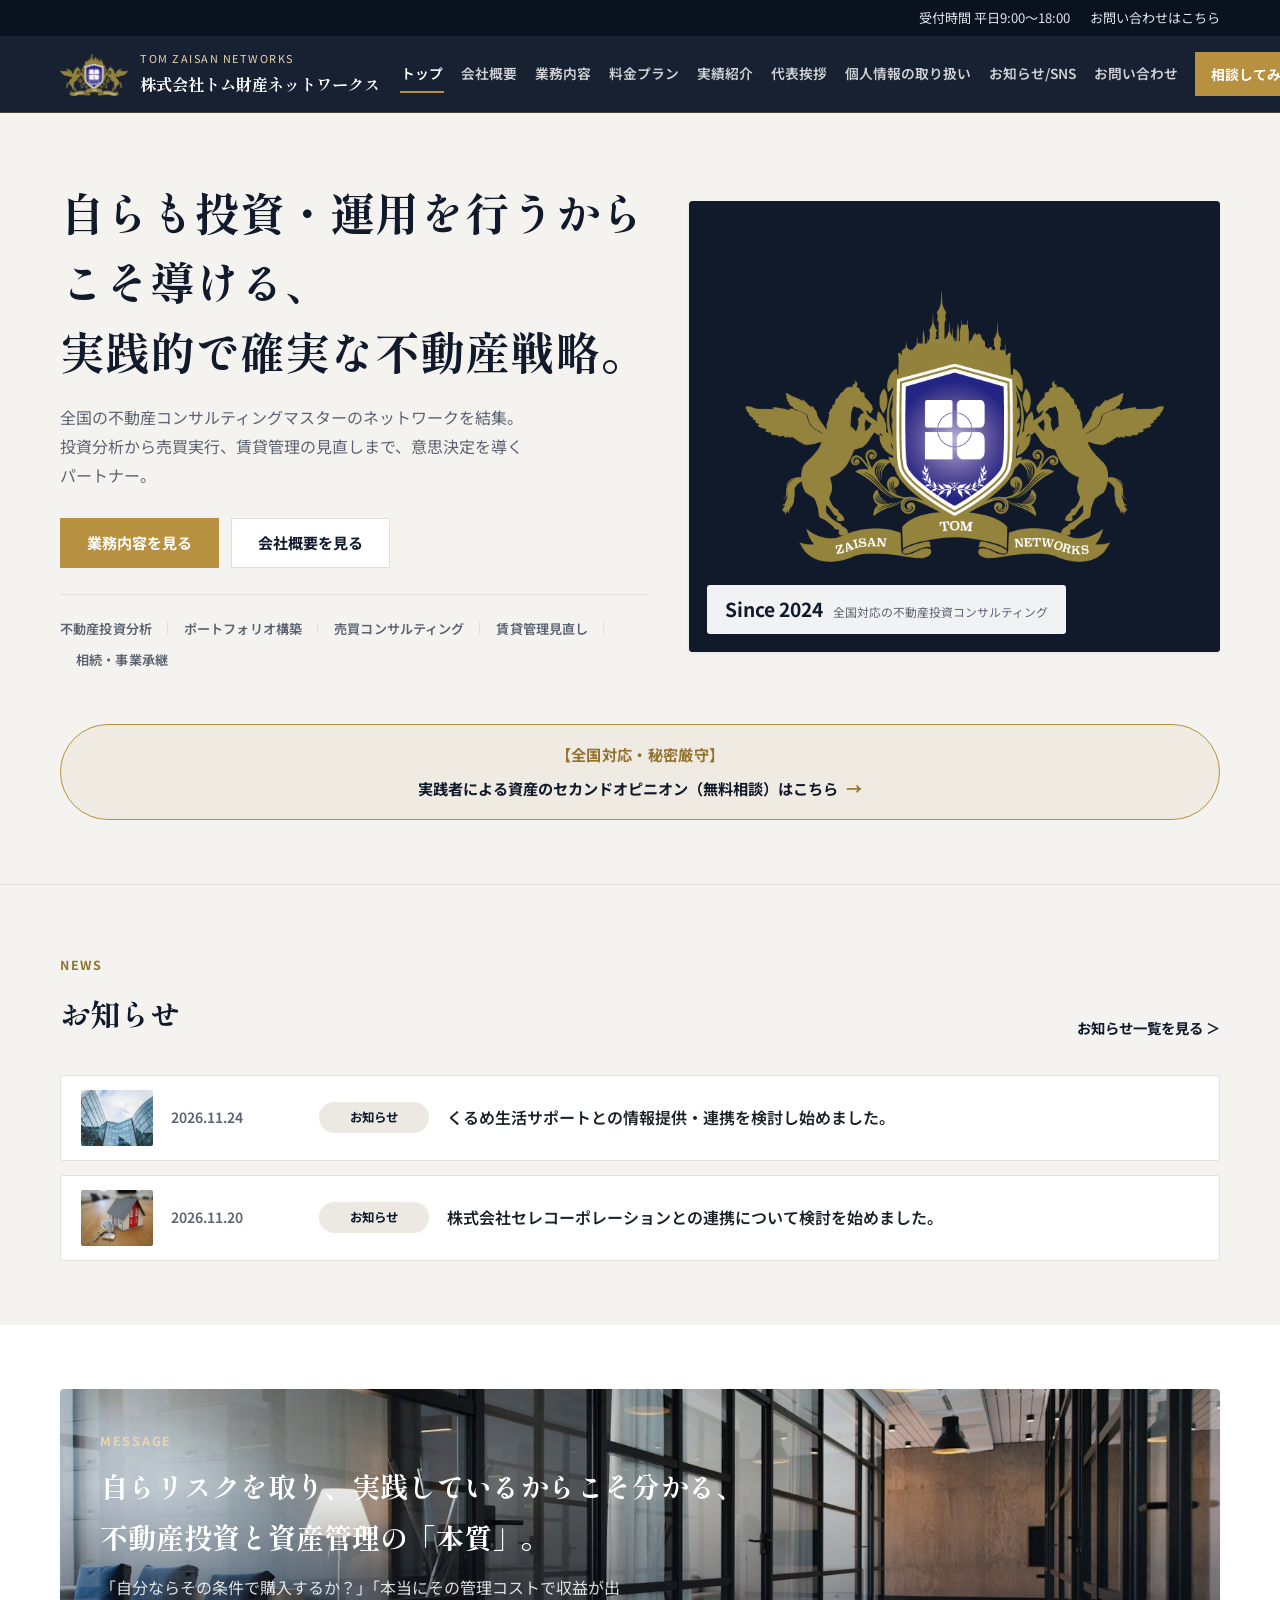
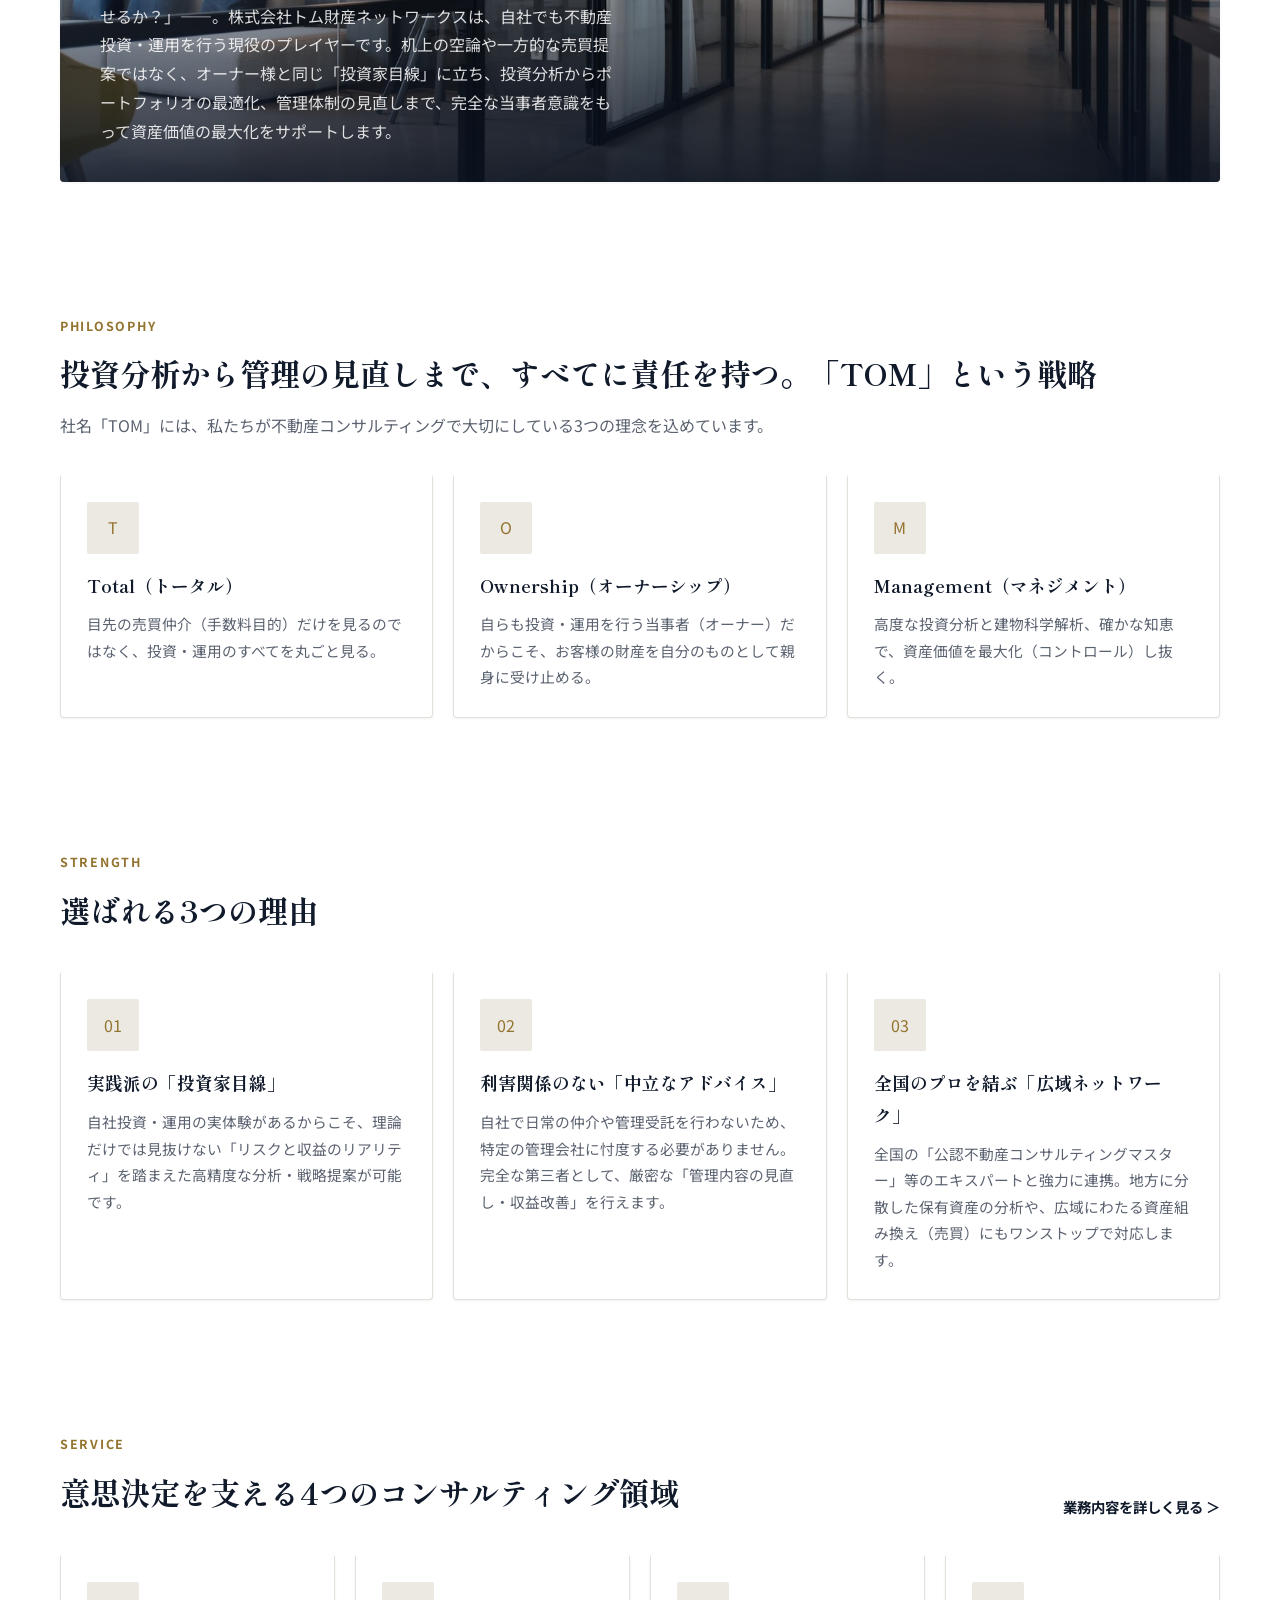
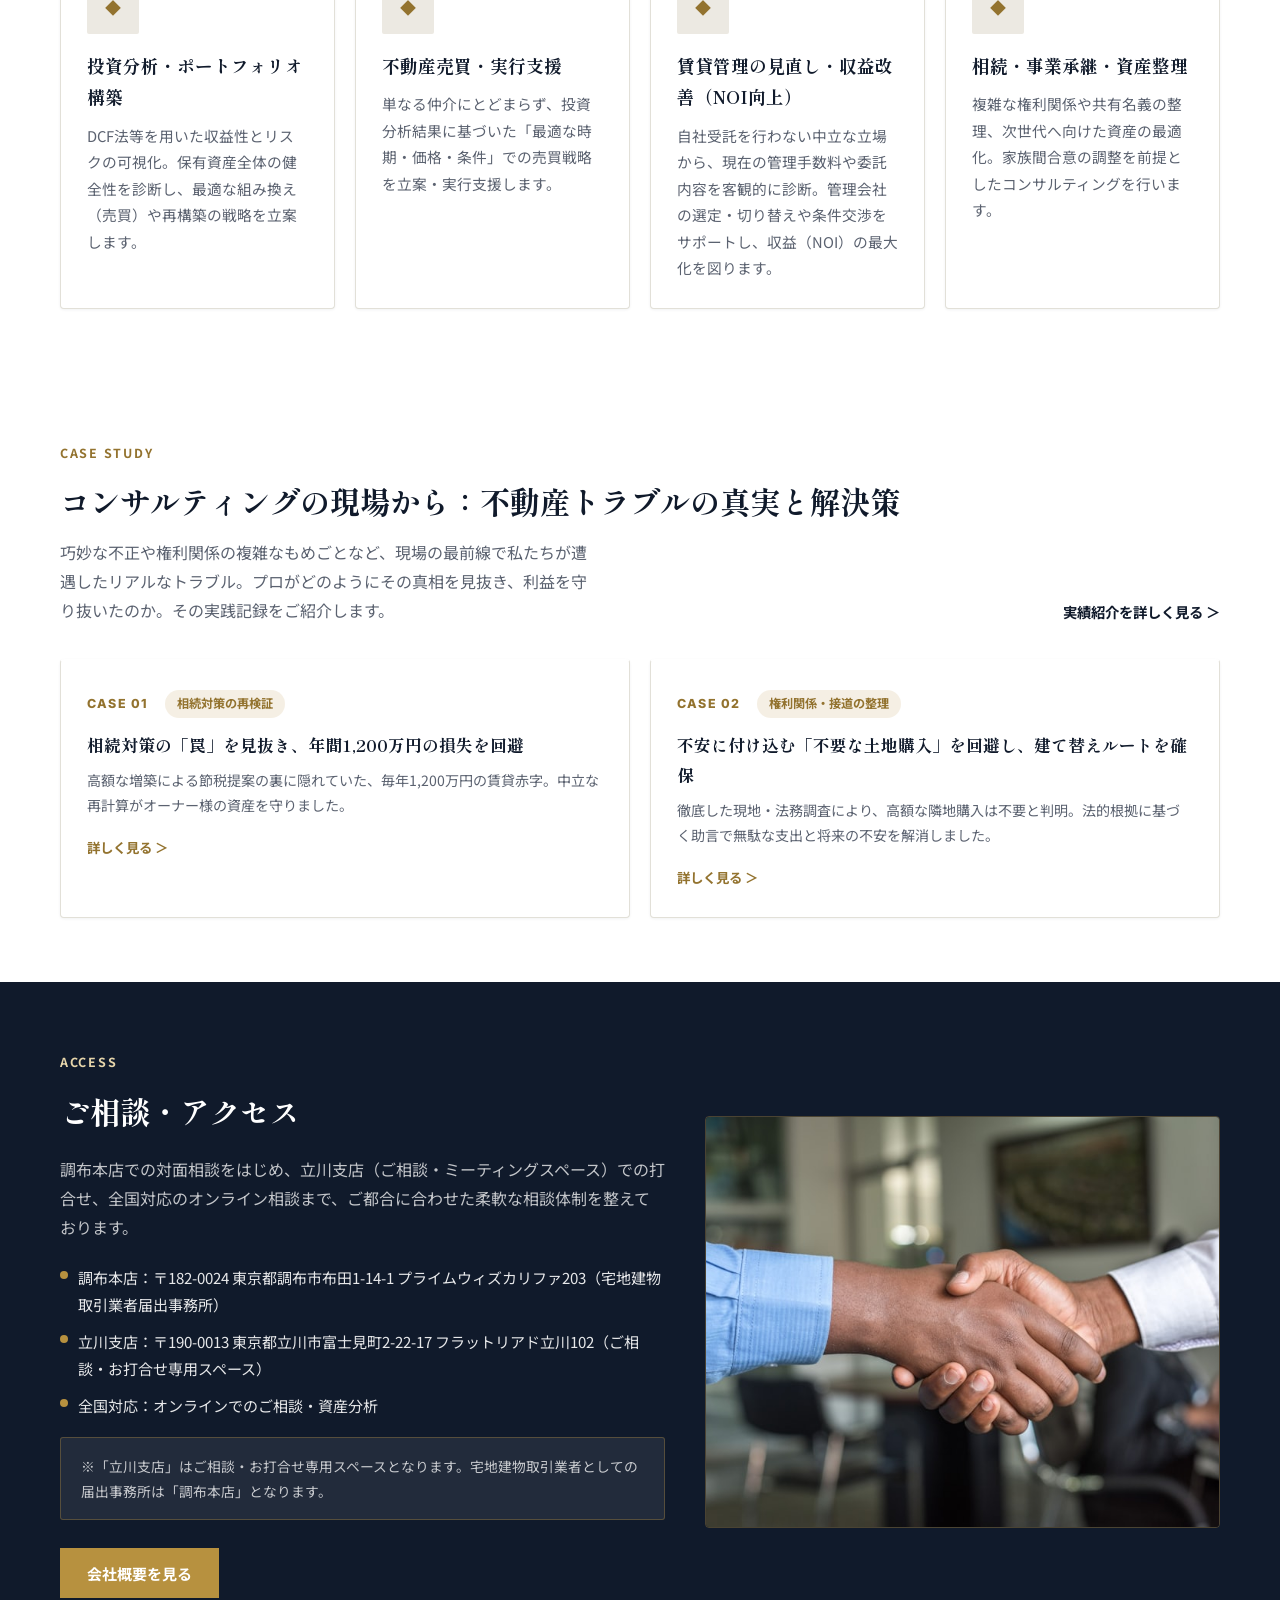
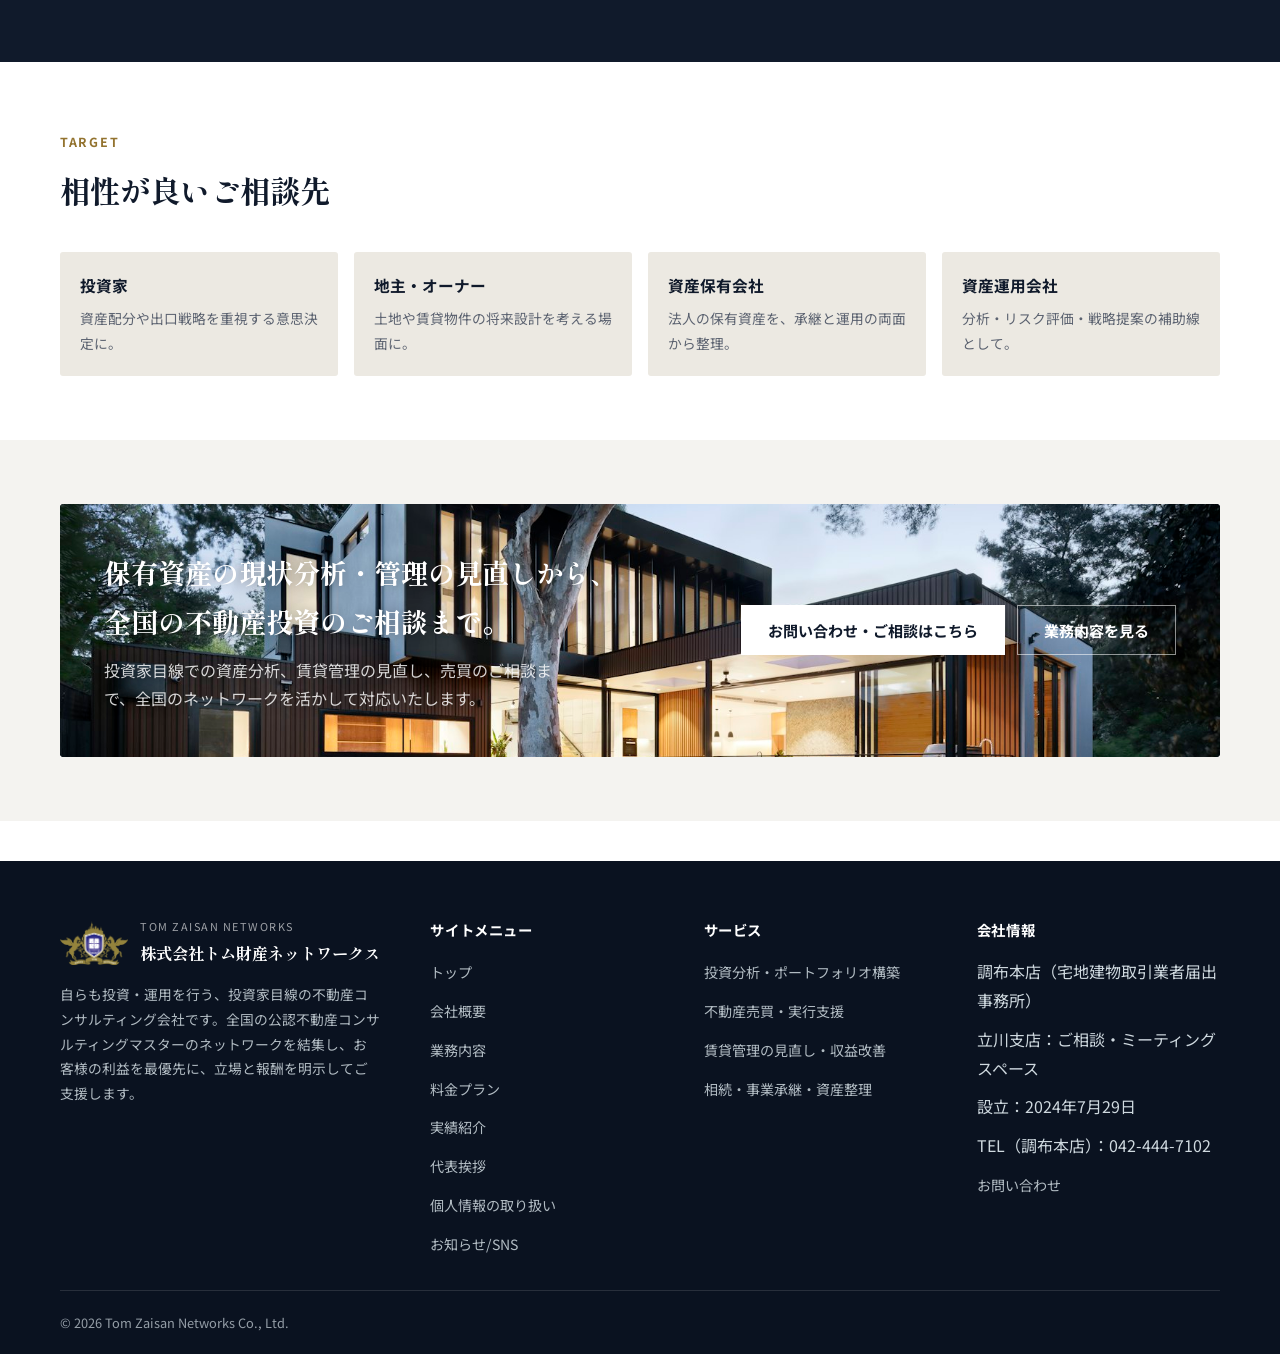
<file: index.html>
<!doctype html>
<html lang="ja">
  <head>
    <meta charset="utf-8" />
    <meta name="viewport" content="width=device-width, initial-scale=1" />
    <meta
      name="description"
      content="株式会社トム財産ネットワークスは、自らも不動産投資・運用を行う実践派の不動産コンサルティング会社です。中立な立場での投資分析・ポートフォリオ構築、不動産売買、賃貸管理の見直し、相続・事業承継まで、全国のネットワークで意思決定を支援します。"
    />
    <title>株式会社トム財産ネットワークス｜投資家目線の不動産コンサルティング</title>
    <link rel="preconnect" href="https://fonts.googleapis.com" />
    <link rel="preconnect" href="https://fonts.gstatic.com" crossorigin />
    <link
      href="https://fonts.googleapis.com/css2?family=Shippori+Mincho:wght@500;600;700;800&family=Noto+Sans+JP:wght@400;500;600;700;800&family=Inter:wght@400;600;700;800&display=swap"
      rel="stylesheet"
    />
    <link rel="stylesheet" href="styles.css" />
  </head>
  <body>
    <div class="topbar">
      <div class="wrap">
        <span>受付時間 平日9:00〜18:00</span>
        <a href="contact.html">お問い合わせはこちら</a>
      </div>
    </div>

    <header class="site-header">
      <div class="wrap header-inner">
        <a class="brand-link" href="index.html" aria-label="株式会社トム財産ネットワークス トップへ戻る">
          <div class="brand-mark" aria-hidden="true">
            <img src="images/TOMrogo.png" alt="" />
          </div>
          <div class="brand-text">
            <p class="brand-en">Tom Zaisan Networks</p>
            <p class="brand-ja">株式会社トム財産ネットワークス</p>
          </div>
        </a>

        <div class="header-actions">
          <nav id="site-nav" class="site-nav">
            <a href="index.html" aria-current="page">トップ</a>
            <a href="company.html">会社概要</a>
            <a href="service.html">業務内容</a>
            <a href="pricing.html">料金プラン</a>
            <a href="case-study.html">実績紹介</a>
            <a href="profile.html">代表挨拶</a>
            <a href="privacy.html">個人情報の取り扱い</a>
            <a href="news.html">お知らせ/SNS</a>
            <a href="contact.html">お問い合わせ</a>
          </nav>
          <a class="header-cta" href="contact.html">相談してみる</a>
          <button class="nav-toggle" type="button" aria-expanded="false" aria-controls="site-nav">
            <span></span><span></span><span></span>
            <span class="sr-only">メニューを開く</span>
          </button>
        </div>
      </div>
    </header>

    <main>
      <section class="hero">
        <div class="wrap">
          <div class="hero-copy reveal">
            <h1>自らも投資・運用を行うからこそ導ける、<br />実践的で確実な不動産戦略。</h1>
            <p class="lead">
              全国の不動産コンサルティングマスターのネットワークを結集。投資分析から売買実行、賃貸管理の見直しまで、意思決定を導くパートナー。
            </p>
            <div class="hero-actions">
              <a class="btn btn-primary" href="service.html">業務内容を見る</a>
              <a class="btn btn-outline" href="company.html">会社概要を見る</a>
            </div>
            <div class="hero-tags" aria-label="主要キーワード">
              <span>不動産投資分析</span>
              <span>ポートフォリオ構築</span>
              <span>売買コンサルティング</span>
              <span>賃貸管理見直し</span>
              <span>相続・事業承継</span>
            </div>
          </div>

          <div class="hero-art reveal">
            <div class="hero-art-fade">
              <img
                class="hero-art-img hero-art-img--photo"
                src="images/unsplash-meeting.jpg"
                alt="ガラス張りのオフィスビルの外観（イメージ写真）"
                loading="eager"
              />
              <img
                class="hero-art-img hero-art-img--logo"
                src="images/TOMrogo.png"
                alt="株式会社トム財産ネットワークス ロゴマーク"
                loading="eager"
              />
            </div>
            <div class="hero-art-badge">
              <strong>Since 2024</strong>
              <span>全国対応の不動産投資コンサルティング</span>
            </div>
          </div>

          <a class="hero-second-opinion reveal" href="contact.html">
            <span class="hero-second-opinion-badge">【全国対応・秘密厳守】</span>
            <span class="hero-second-opinion-row">
              <span class="hero-second-opinion-text">実践者による資産のセカンドオピニオン（無料相談）はこちら</span>
              <span class="hero-second-opinion-arrow" aria-hidden="true">&rarr;</span>
            </span>
          </a>
        </div>
      </section>

      <section class="section section-alt reveal">
        <div class="wrap">
          <div class="section-head">
            <div>
              <span class="section-tag">News</span>
              <h2>お知らせ</h2>
            </div>
            <a class="link-more" href="news.html">お知らせ一覧を見る ＞</a>
          </div>
          <div class="news-list">
            <a class="news-item" href="news.html#news-06">
              <span class="news-thumb">
                <img src="images/unsplash-avatar1.jpg" alt="" />
              </span>
              <span class="news-date">2026.11.24</span>
              <span class="news-tag">お知らせ</span>
              <span class="news-title">くるめ生活サポートとの情報提供・連携を検討し始めました。</span>
            </a>
            <a class="news-item" href="news.html#news-05">
              <span class="news-thumb">
                <img src="images/unsplash-avatar2.jpg" alt="" />
              </span>
              <span class="news-date">2026.11.20</span>
              <span class="news-tag">お知らせ</span>
              <span class="news-title">株式会社セレコーポレーションとの連携について検討を始めました。</span>
            </a>
          </div>
        </div>
      </section>

      <section class="section reveal">
        <div class="wrap">
          <div class="photo-banner">
            <img
              src="images/unsplash-consulting.jpg"
              alt="都心の高層ビル群（イメージ写真）"
              loading="lazy"
            />
            <div class="photo-banner-content">
              <span class="section-tag">Message</span>
              <h2>自らリスクを取り、実践しているからこそ分かる、<br />不動産投資と資産管理の「本質」。</h2>
              <p>「自分ならその条件で購入するか？」「本当にその管理コストで収益が出せるか？」――。株式会社トム財産ネットワークスは、自社でも不動産投資・運用を行う現役のプレイヤーです。机上の空論や一方的な売買提案ではなく、オーナー様と同じ「投資家目線」に立ち、投資分析からポートフォリオの最適化、管理体制の見直しまで、完全な当事者意識をもって資産価値の最大化をサポートします。</p>
            </div>
          </div>
        </div>
      </section>

      <section class="section reveal">
        <div class="wrap">
          <div class="section-head">
            <div>
              <span class="section-tag">Philosophy</span>
              <h2>投資分析から管理の見直しまで、すべてに責任を持つ。「TOM」という戦略</h2>
              <p class="section-head-nowrap">社名「TOM」には、私たちが不動産コンサルティングで大切にしている3つの理念を込めています。</p>
            </div>
          </div>
          <div class="grid-3">
            <article class="card">
              <div class="card-icon" aria-hidden="true">T</div>
              <h3>Total（トータル）</h3>
              <p>目先の売買仲介（手数料目的）だけを見るのではなく、投資・運用のすべてを丸ごと見る。</p>
            </article>
            <article class="card">
              <div class="card-icon" aria-hidden="true">O</div>
              <h3>Ownership（オーナーシップ）</h3>
              <p>自らも投資・運用を行う当事者（オーナー）だからこそ、お客様の財産を自分のものとして親身に受け止める。</p>
            </article>
            <article class="card">
              <div class="card-icon" aria-hidden="true">M</div>
              <h3>Management（マネジメント）</h3>
              <p>高度な投資分析と建物科学解析、確かな知恵で、資産価値を最大化（コントロール）し抜く。</p>
            </article>
          </div>
        </div>
      </section>

      <section class="section reveal">
        <div class="wrap">
          <div class="section-head">
            <div>
              <span class="section-tag">Strength</span>
              <h2>選ばれる3つの理由</h2>
            </div>
          </div>
          <div class="grid-3">
            <article class="card">
              <div class="card-icon" aria-hidden="true">01</div>
              <h3>実践派の「投資家目線」</h3>
              <p>自社投資・運用の実体験があるからこそ、理論だけでは見抜けない「リスクと収益のリアリティ」を踏まえた高精度な分析・戦略提案が可能です。</p>
            </article>
            <article class="card">
              <div class="card-icon" aria-hidden="true">02</div>
              <h3>利害関係のない「中立なアドバイス」</h3>
              <p>自社で日常の仲介や管理受託を行わないため、特定の管理会社に忖度する必要がありません。完全な第三者として、厳密な「管理内容の見直し・収益改善」を行えます。</p>
            </article>
            <article class="card">
              <div class="card-icon" aria-hidden="true">03</div>
              <h3>全国のプロを結ぶ「広域ネットワーク」</h3>
              <p>全国の「公認不動産コンサルティングマスター」等のエキスパートと強力に連携。地方に分散した保有資産の分析や、広域にわたる資産組み換え（売買）にもワンストップで対応します。</p>
            </article>
          </div>
        </div>
      </section>

      <section class="section reveal">
        <div class="wrap">
          <div class="section-head">
            <div>
              <span class="section-tag">Service</span>
              <h2>意思決定を支える4つのコンサルティング領域</h2>
            </div>
            <a class="link-more" href="service.html">業務内容を詳しく見る ＞</a>
          </div>
          <div class="grid-4">
            <a class="card card-link" href="service.html#investment">
              <div class="card-icon" aria-hidden="true">◆</div>
              <h3>投資分析・ポートフォリオ構築</h3>
              <p>DCF法等を用いた収益性とリスクの可視化。保有資産全体の健全性を診断し、最適な組み換え（売買）や再構築の戦略を立案します。</p>
            </a>
            <a class="card card-link" href="service.html#sales">
              <div class="card-icon" aria-hidden="true">◆</div>
              <h3>不動産売買・実行支援</h3>
              <p>単なる仲介にとどまらず、投資分析結果に基づいた「最適な時期・価格・条件」での売買戦略を立案・実行支援します。</p>
            </a>
            <a class="card card-link" href="service.html#management">
              <div class="card-icon" aria-hidden="true">◆</div>
              <h3>賃貸管理の見直し・収益改善（NOI向上）</h3>
              <p>自社受託を行わない中立な立場から、現在の管理手数料や委託内容を客観的に診断。管理会社の選定・切り替えや条件交渉をサポートし、収益（NOI）の最大化を図ります。</p>
            </a>
            <a class="card card-link" href="service.html#succession">
              <div class="card-icon" aria-hidden="true">◆</div>
              <h3>相続・事業承継・資産整理</h3>
              <p>複雑な権利関係や共有名義の整理、次世代へ向けた資産の最適化。家族間合意の調整を前提としたコンサルティングを行います。</p>
            </a>
          </div>
        </div>
      </section>

      <section class="section reveal">
        <div class="wrap">
          <div class="section-head">
            <div>
              <span class="section-tag">Case Study</span>
              <h2>コンサルティングの現場から：不動産トラブルの真実と解決策</h2>
              <p>巧妙な不正や権利関係の複雑なもめごとなど、現場の最前線で私たちが遭遇したリアルなトラブル。プロがどのようにその真相を見抜き、利益を守り抜いたのか。その実践記録をご紹介します。</p>
            </div>
            <a class="link-more" href="case-study.html">実績紹介を詳しく見る ＞</a>
          </div>
          <div class="case-teaser-grid">
            <a class="case-teaser" href="case-study.html#case-01">
              <span class="case-file-no">CASE 01</span>
              <span class="case-tag">相続対策の再検証</span>
              <h3>相続対策の「罠」を見抜き、年間1,200万円の損失を回避</h3>
              <p>高額な増築による節税提案の裏に隠れていた、毎年1,200万円の賃貸赤字。中立な再計算がオーナー様の資産を守りました。</p>
              <span class="case-teaser-more">詳しく見る ＞</span>
            </a>
            <a class="case-teaser" href="case-study.html#case-02">
              <span class="case-file-no">CASE 02</span>
              <span class="case-tag">権利関係・接道の整理</span>
              <h3>不安に付け込む「不要な土地購入」を回避し、建て替えルートを確保</h3>
              <p>徹底した現地・法務調査により、高額な隣地購入は不要と判明。法的根拠に基づく助言で無駄な支出と将来の不安を解消しました。</p>
              <span class="case-teaser-more">詳しく見る ＞</span>
            </a>
          </div>
        </div>
      </section>

      <section class="section section-dark reveal">
        <div class="wrap">
          <div class="about-banner about-banner--dark">
            <div>
              <span class="section-tag">Access</span>
              <h2>ご相談・アクセス</h2>
              <p>
                調布本店での対面相談をはじめ、立川支店（ご相談・ミーティングスペース）での打合せ、全国対応のオンライン相談まで、ご都合に合わせた柔軟な相談体制を整えております。
              </p>
              <ul class="about-list">
                <li>調布本店：〒182-0024 東京都調布市布田1-14-1 プライムウィズカリファ203（宅地建物取引業者届出事務所）</li>
                <li>立川支店：〒190-0013 東京都立川市富士見町2-22-17 フラットリアド立川102（ご相談・お打合せ専用スペース）</li>
                <li>全国対応：オンラインでのご相談・資産分析</li>
              </ul>
              <div class="note-box">
                ※「立川支店」はご相談・お打合せ専用スペースとなります。宅地建物取引業者としての届出事務所は「調布本店」となります。
              </div>
              <div class="hero-actions">
                <a class="btn btn-primary" href="company.html">会社概要を見る</a>
              </div>
            </div>
            <div class="about-figure">
              <img
                src="images/unsplash-building.jpg"
                alt="コンサルティングの打ち合わせ風景（イメージ写真）"
                loading="lazy"
              />
            </div>
          </div>
        </div>
      </section>

      <section class="section reveal">
        <div class="wrap">
          <div class="section-head">
            <div>
              <span class="section-tag">Target</span>
              <h2>相性が良いご相談先</h2>
            </div>
          </div>
          <div class="pill-grid">
            <article class="pill-card">
              <h4>投資家</h4>
              <p>資産配分や出口戦略を重視する意思決定に。</p>
            </article>
            <article class="pill-card">
              <h4>地主・オーナー</h4>
              <p>土地や賃貸物件の将来設計を考える場面に。</p>
            </article>
            <article class="pill-card">
              <h4>資産保有会社</h4>
              <p>法人の保有資産を、承継と運用の両面から整理。</p>
            </article>
            <article class="pill-card">
              <h4>資産運用会社</h4>
              <p>分析・リスク評価・戦略提案の補助線として。</p>
            </article>
          </div>
        </div>
      </section>

      <section class="section section-alt reveal">
        <div class="wrap">
          <div class="cta-banner cta-banner--photo">
            <img
              src="images/unsplash-dusk-house.jpg"
              alt="夜の住宅の外観イメージ写真"
              loading="lazy"
            />
            <div>
              <h2>保有資産の現状分析・管理の見直しから、<br />全国の不動産投資のご相談まで。</h2>
              <p>投資家目線での資産分析、賃貸管理の見直し、売買のご相談まで、全国のネットワークを活かして対応いたします。</p>
            </div>
            <div class="cta-actions">
              <a class="btn btn-primary" href="contact.html" style="background:#fff;color:var(--primary);">お問い合わせ・ご相談はこちら</a>
              <a class="btn btn-ghost" href="service.html">業務内容を見る</a>
            </div>
          </div>
        </div>
      </section>
    </main>

    <footer class="site-footer">
      <div class="wrap footer-grid">
        <div class="footer-col footer-brand">
          <a class="brand-link" href="index.html" style="color:#fff;">
            <div class="brand-mark" aria-hidden="true">
              <img src="images/TOMrogo.png" alt="" />
            </div>
            <div class="brand-text">
              <p class="brand-en" style="color:rgba(255,255,255,0.6);">Tom Zaisan Networks</p>
              <p class="brand-ja" style="color:#fff;">株式会社トム財産ネットワークス</p>
            </div>
          </a>
          <p>自らも投資・運用を行う、投資家目線の不動産コンサルティング会社です。全国の公認不動産コンサルティングマスターのネットワークを結集し、お客様の利益を最優先に、立場と報酬を明示してご支援します。</p>
        </div>
        <div class="footer-col">
          <h4>サイトメニュー</h4>
          <ul>
            <li><a href="index.html">トップ</a></li>
            <li><a href="company.html">会社概要</a></li>
            <li><a href="service.html">業務内容</a></li>
            <li><a href="pricing.html">料金プラン</a></li>
            <li><a href="case-study.html">実績紹介</a></li>
            <li><a href="profile.html">代表挨拶</a></li>
            <li><a href="privacy.html">個人情報の取り扱い</a></li>
            <li><a href="news.html">お知らせ/SNS</a></li>
          </ul>
        </div>
        <div class="footer-col">
          <h4>サービス</h4>
          <ul>
            <li><a href="service.html#investment">投資分析・ポートフォリオ構築</a></li>
            <li><a href="service.html#sales">不動産売買・実行支援</a></li>
            <li><a href="service.html#management">賃貸管理の見直し・収益改善</a></li>
            <li><a href="service.html#succession">相続・事業承継・資産整理</a></li>
          </ul>
        </div>
        <div class="footer-col">
          <h4>会社情報</h4>
          <ul>
            <li>調布本店（宅地建物取引業者届出事務所）</li>
            <li>立川支店：ご相談・ミーティングスペース</li>
            <li>設立：2024年7月29日</li>
            <li>TEL（調布本店）：042-444-7102</li>
            <li><a href="contact.html">お問い合わせ</a></li>
          </ul>
        </div>
      </div>
      <div class="wrap footer-bottom">
        <span>&copy; 2026 Tom Zaisan Networks Co., Ltd.</span>
      </div>
    </footer>

    <script src="script.js"></script>
  </body>
</html>
</file>
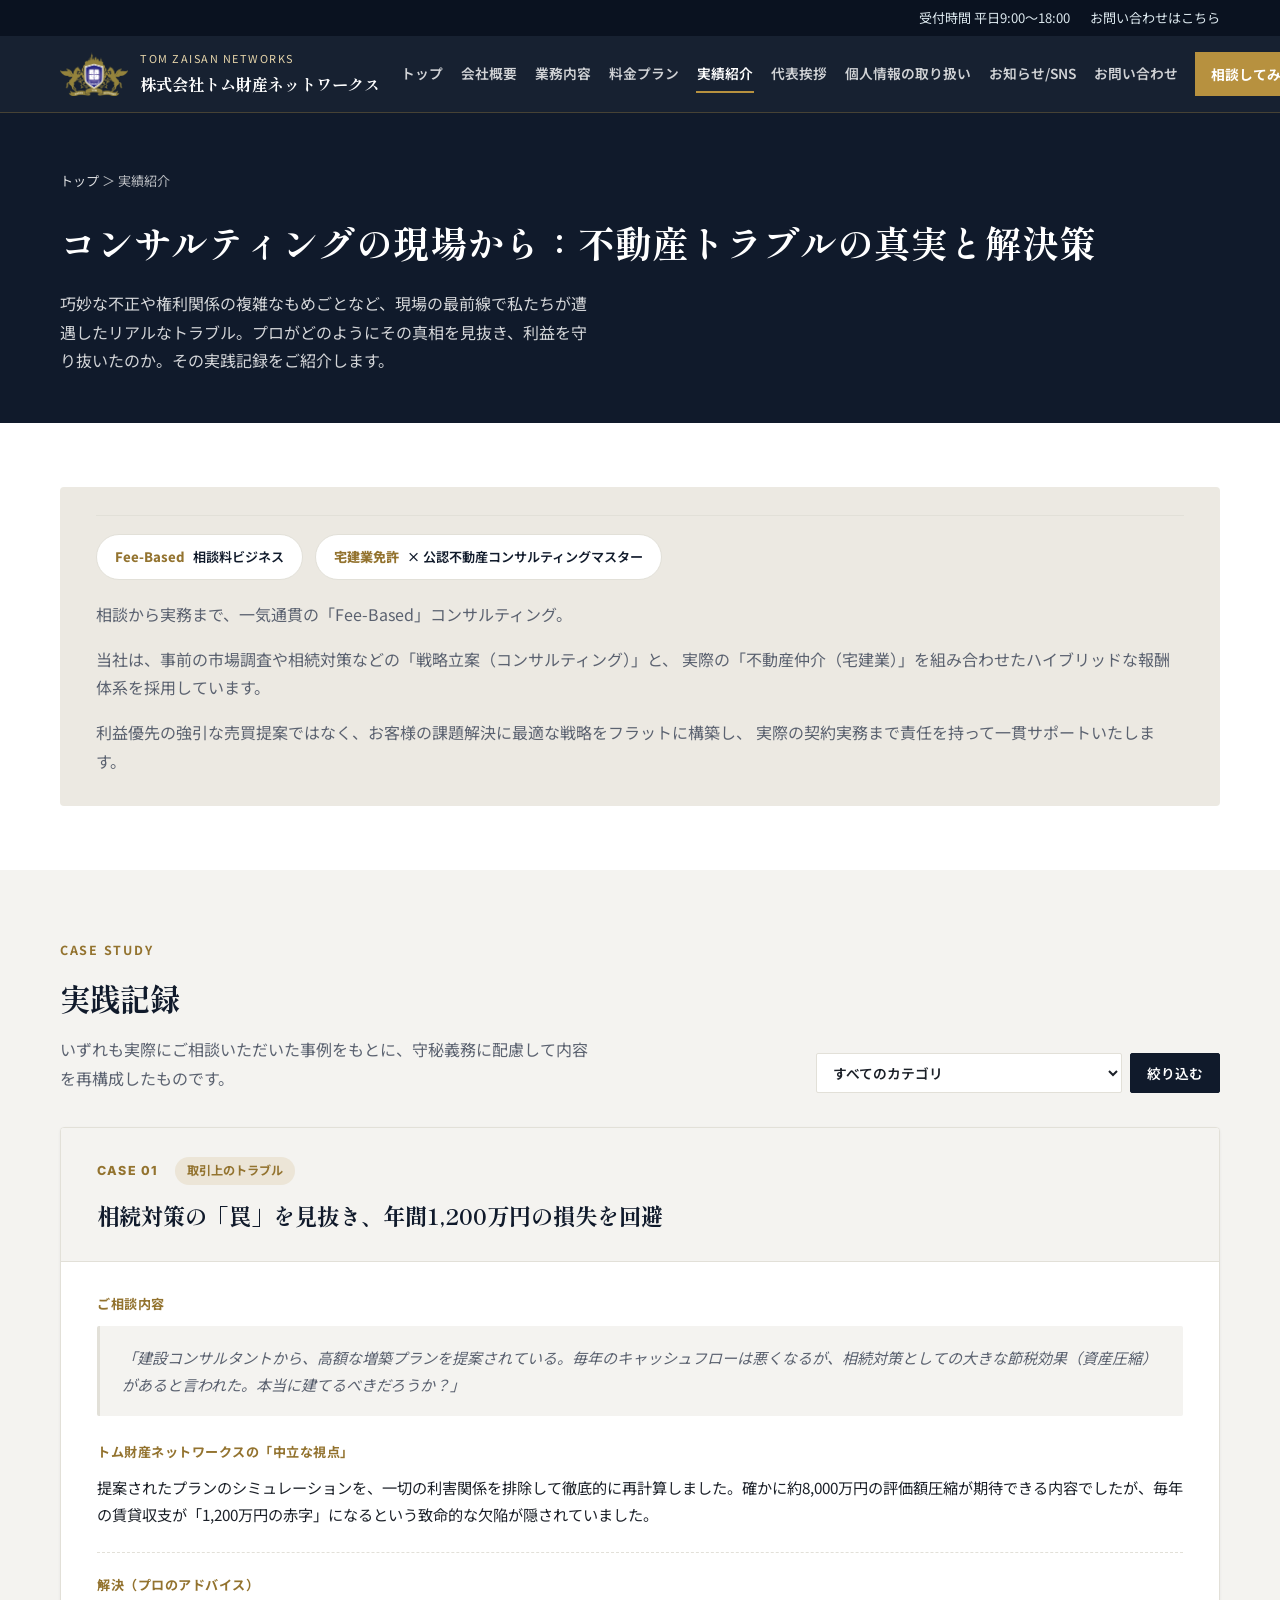
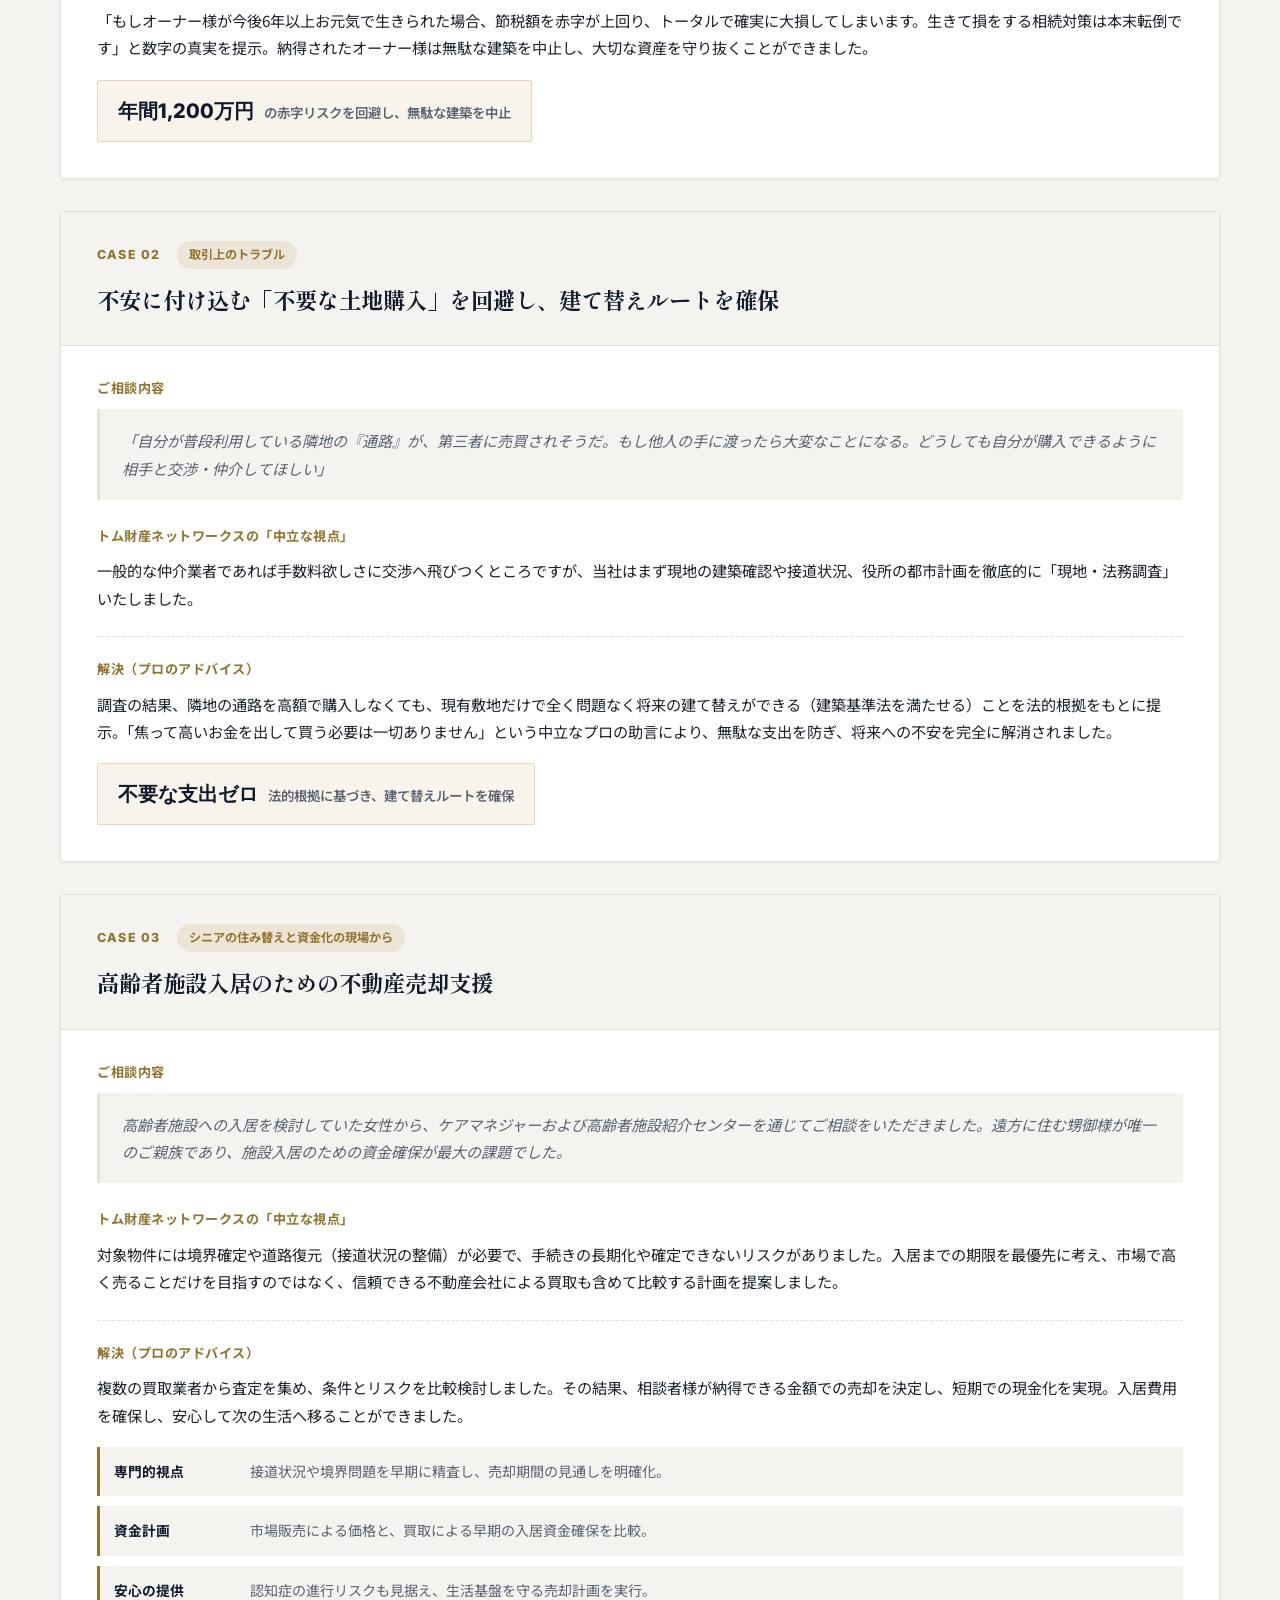
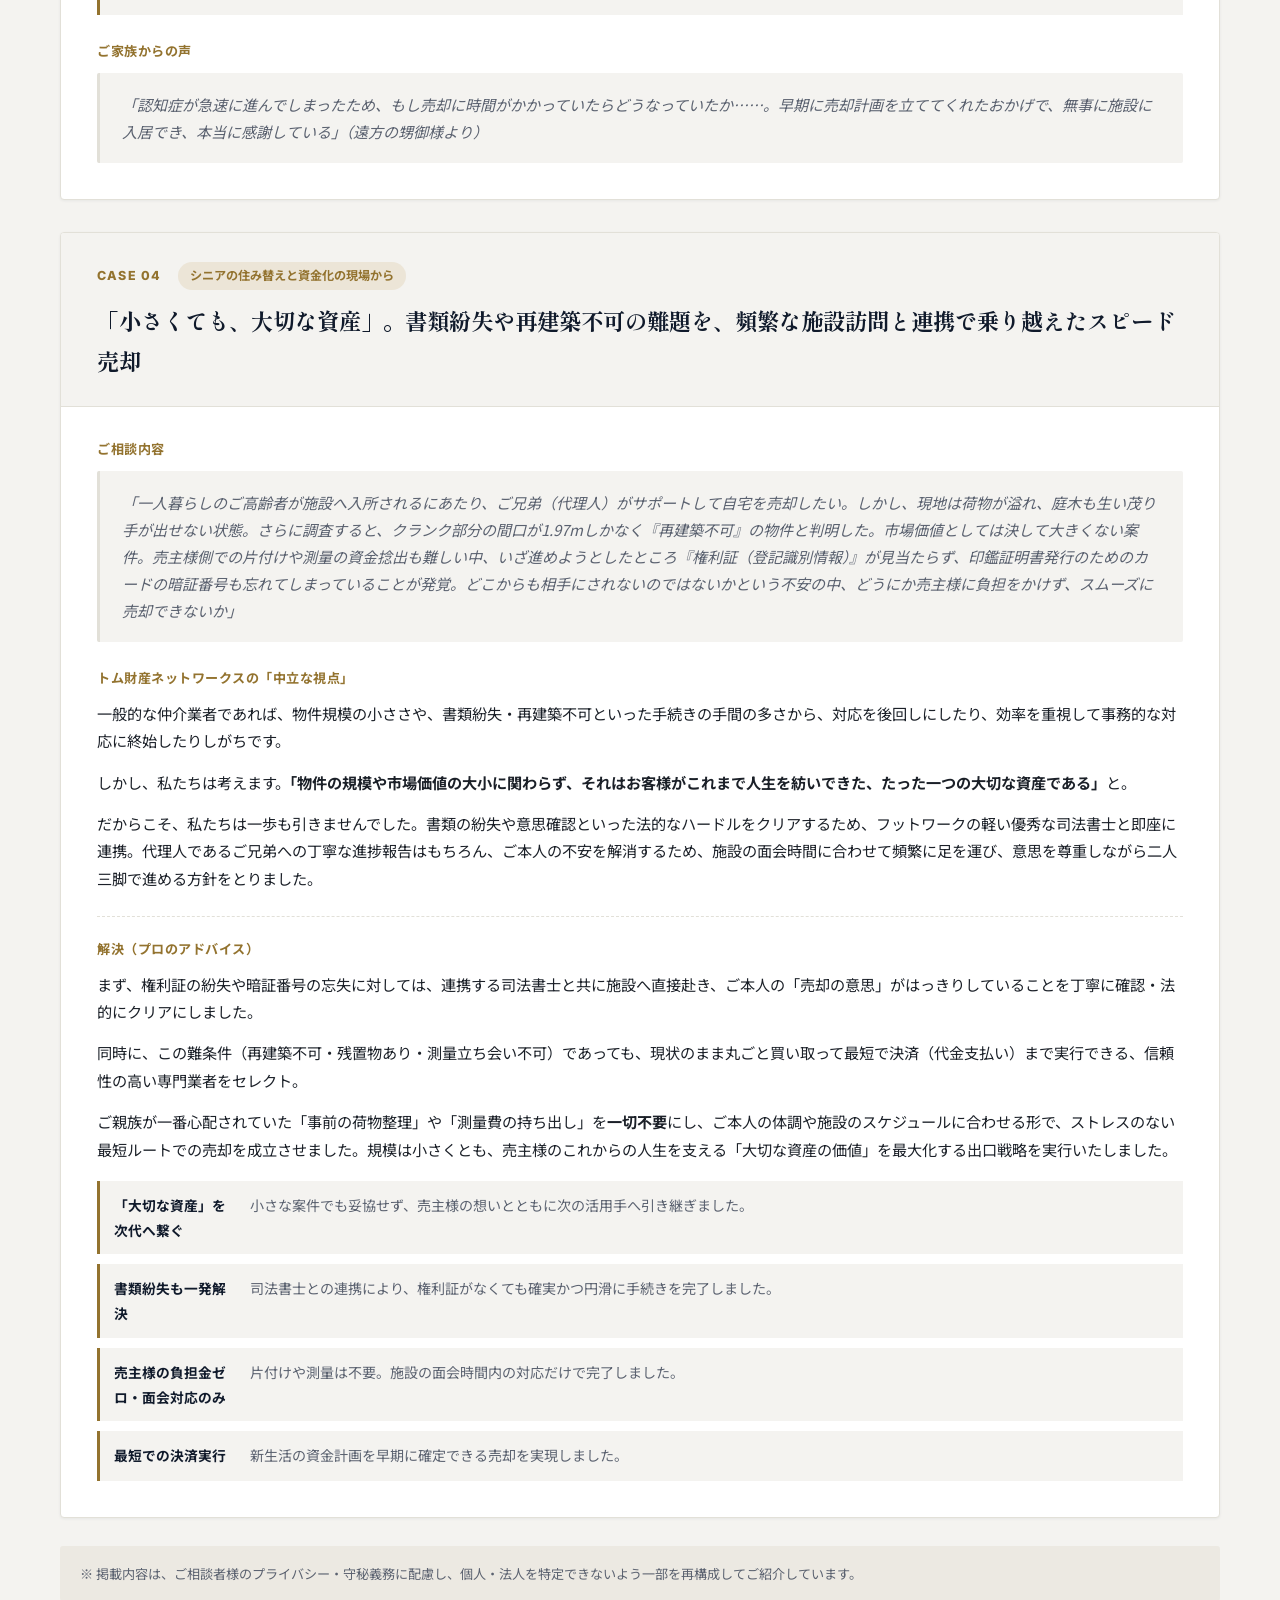
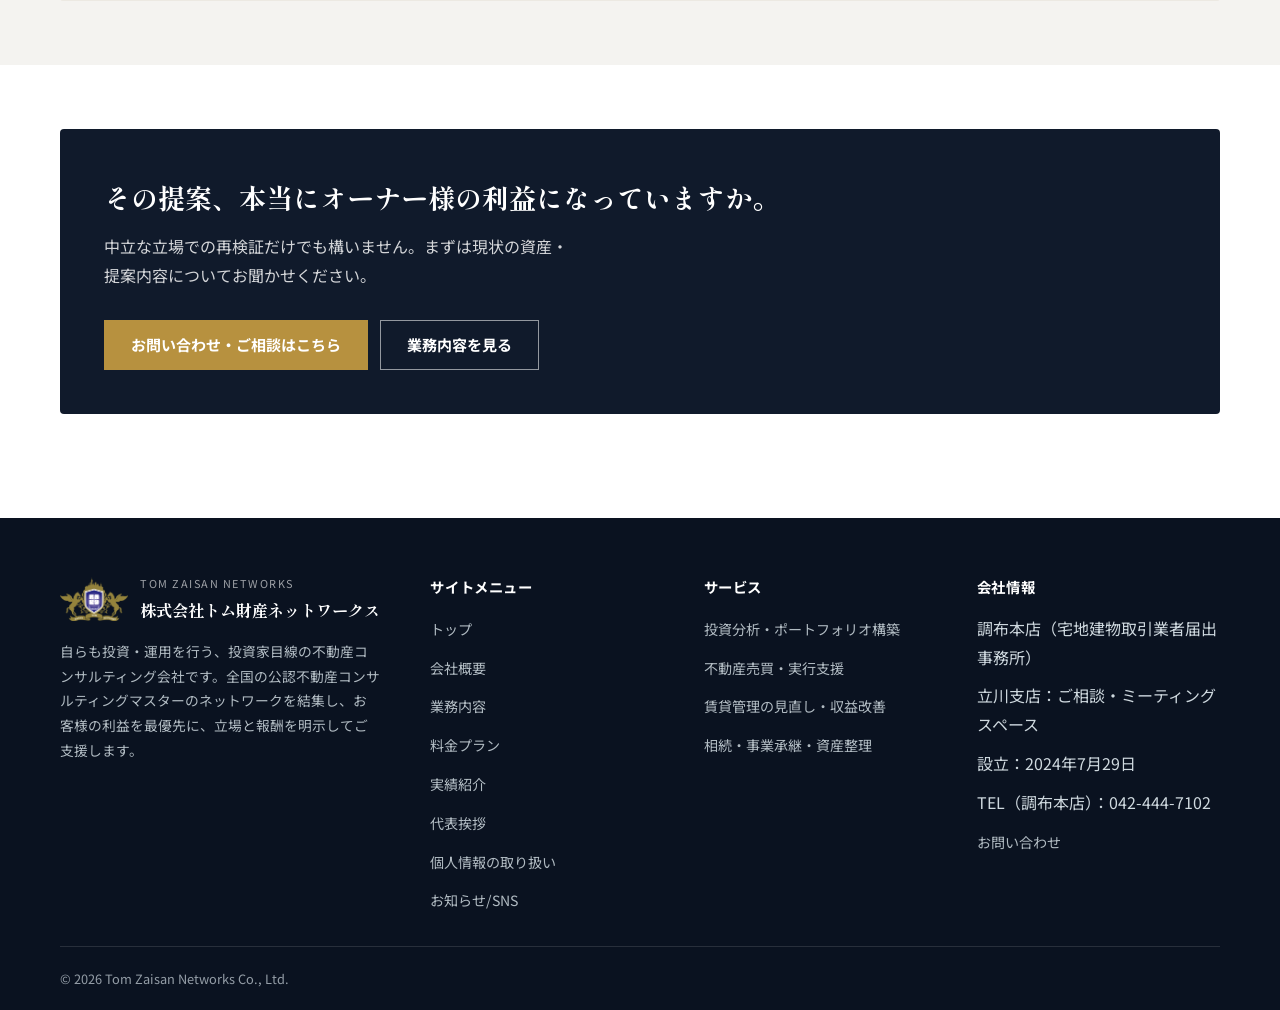
<file: case-study.html>
<!doctype html>
<html lang="ja">
  <head>
    <meta charset="utf-8" />
    <meta name="viewport" content="width=device-width, initial-scale=1" />
    <meta
      name="description"
      content="株式会社トム財産ネットワークスのコンサルティング実績のご紹介です。相続対策の再検証や権利関係の整理など、中立な立場だからこそ見抜けたリスクと、実行力をもってオーナー様の利益をお守りした事例をご紹介します。"
    />
    <title>実績紹介｜株式会社トム財産ネットワークス</title>
    <link rel="preconnect" href="https://fonts.googleapis.com" />
    <link rel="preconnect" href="https://fonts.gstatic.com" crossorigin />
    <link
      href="https://fonts.googleapis.com/css2?family=Shippori+Mincho:wght@500;600;700;800&family=Noto+Sans+JP:wght@400;500;600;700;800&family=Inter:wght@400;600;700;800&display=swap"
      rel="stylesheet"
    />
    <link rel="stylesheet" href="styles.css" />
  </head>
  <body>
    <div class="topbar">
      <div class="wrap">
        <span>受付時間 平日9:00〜18:00</span>
        <a href="contact.html">お問い合わせはこちら</a>
      </div>
    </div>

    <header class="site-header">
      <div class="wrap header-inner">
        <a class="brand-link" href="index.html" aria-label="株式会社トム財産ネットワークス トップへ戻る">
          <div class="brand-mark" aria-hidden="true">
            <img src="images/TOMrogo.png" alt="" />
          </div>
          <div class="brand-text">
            <p class="brand-en">Tom Zaisan Networks</p>
            <p class="brand-ja">株式会社トム財産ネットワークス</p>
          </div>
        </a>
        <div class="header-actions">
          <nav id="site-nav" class="site-nav">
            <a href="index.html">トップ</a>
            <a href="company.html">会社概要</a>
            <a href="service.html">業務内容</a>
            <a href="pricing.html">料金プラン</a>
            <a href="case-study.html" aria-current="page">実績紹介</a>
            <a href="profile.html">代表挨拶</a>
            <a href="privacy.html">個人情報の取り扱い</a>
            <a href="news.html">お知らせ/SNS</a>
            <a href="contact.html">お問い合わせ</a>
          </nav>
          <a class="header-cta" href="contact.html">相談してみる</a>
          <button class="nav-toggle" type="button" aria-expanded="false" aria-controls="site-nav">
            <span></span><span></span><span></span>
            <span class="sr-only">メニューを開く</span>
          </button>
        </div>
      </div>
    </header>

    <main>
      <section class="page-hero">
        <div class="wrap">
          <p class="breadcrumb"><a href="index.html">トップ</a> ＞ 実績紹介</p>
          <h1>コンサルティングの現場から：不動産トラブルの真実と解決策</h1>
          <p class="lead">
            巧妙な不正や権利関係の複雑なもめごとなど、現場の最前線で私たちが遭遇したリアルなトラブル。プロがどのようにその真相を見抜き、利益を守り抜いたのか。その実践記録をご紹介します。
          </p>
        </div>
      </section>

      <section class="section reveal">
        <div class="wrap">
          <div class="case-intro-band">
            <div class="case-intro-badges" aria-label="相談体制">
              <span class="case-badge"><strong>Fee-Based</strong>相談料ビジネス</span>
              <span class="case-badge"><strong>宅建業免許</strong>× 公認不動産コンサルティングマスター</span>
            </div>
            <div class="case-intro-copy">
              <p>
                相談から実務まで、一気通貫の「Fee-Based」コンサルティング。
              </p>
              <p>
                当社は、事前の市場調査や相続対策などの「戦略立案（コンサルティング）」と、
                実際の「不動産仲介（宅建業）」を組み合わせたハイブリッドな報酬体系を採用しています。
              </p>
              <p>
                利益優先の強引な売買提案ではなく、お客様の課題解決に最適な戦略をフラットに構築し、
                実際の契約実務まで責任を持って一貫サポートいたします。
              </p>
            </div>
          </div>
        </div>
      </section>

      <section class="section section-alt">
        <div class="wrap">
          <div class="section-head">
            <div>
              <span class="section-tag">Case Study</span>
              <h2>実践記録</h2>
              <p>いずれも実際にご相談いただいた事例をもとに、守秘義務に配慮して内容を再構成したものです。</p>
            </div>
            <form class="case-filter" id="case-filter">
              <label class="sr-only" for="case-category">カテゴリで絞り込む</label>
              <select id="case-category" name="category">
                <option value="">すべてのカテゴリ</option>
                <option value="代表のblog">代表のblog</option>
                <option value="管理トラブルのblog">管理トラブルのblog</option>
                <option value="取引上のトラブル">取引上のトラブル</option>
                <option value="シニアの住み替えと資金化の現場から">シニアの住み替えと資金化の現場から</option>
              </select>
              <button type="submit">絞り込む</button>
            </form>
          </div>

          <div class="case-list">
            <article class="case-file" id="case-01">
              <div class="case-file-head">
                <span class="case-file-no">CASE 01</span>
                <span class="case-tag">取引上のトラブル</span>
                <h3>相続対策の「罠」を見抜き、年間1,200万円の損失を回避</h3>
              </div>
              <div class="case-file-body">
                <div class="case-section">
                  <h4>ご相談内容</h4>
                  <blockquote class="case-quote">
                    「建設コンサルタントから、高額な増築プランを提案されている。毎年のキャッシュフローは悪くなるが、相続対策としての大きな節税効果（資産圧縮）があると言われた。本当に建てるべきだろうか？」
                  </blockquote>
                </div>
                <div class="case-section">
                  <h4>トム財産ネットワークスの「中立な視点」</h4>
                  <p>
                    提案されたプランのシミュレーションを、一切の利害関係を排除して徹底的に再計算しました。確かに約8,000万円の評価額圧縮が期待できる内容でしたが、毎年の賃貸収支が「1,200万円の赤字」になるという致命的な欠陥が隠されていました。
                  </p>
                </div>
                <div class="case-section case-section--solution">
                  <h4>解決（プロのアドバイス）</h4>
                  <p>
                    「もしオーナー様が今後6年以上お元気で生きられた場合、節税額を赤字が上回り、トータルで確実に大損してしまいます。生きて損をする相続対策は本末転倒です」と数字の真実を提示。納得されたオーナー様は無駄な建築を中止し、大切な資産を守り抜くことができました。
                  </p>
                  <div class="case-highlight">
                    <strong>年間1,200万円</strong>
                    <span>の赤字リスクを回避し、無駄な建築を中止</span>
                  </div>
                </div>
              </div>
            </article>

            <article class="case-file" id="case-02">
              <div class="case-file-head">
                <span class="case-file-no">CASE 02</span>
                <span class="case-tag">取引上のトラブル</span>
                <h3>不安に付け込む「不要な土地購入」を回避し、建て替えルートを確保</h3>
              </div>
              <div class="case-file-body">
                <div class="case-section">
                  <h4>ご相談内容</h4>
                  <blockquote class="case-quote">
                    「自分が普段利用している隣地の『通路』が、第三者に売買されそうだ。もし他人の手に渡ったら大変なことになる。どうしても自分が購入できるように相手と交渉・仲介してほしい」
                  </blockquote>
                </div>
                <div class="case-section">
                  <h4>トム財産ネットワークスの「中立な視点」</h4>
                  <p>
                    一般的な仲介業者であれば手数料欲しさに交渉へ飛びつくところですが、当社はまず現地の建築確認や接道状況、役所の都市計画を徹底的に「現地・法務調査」いたしました。
                  </p>
                </div>
                <div class="case-section case-section--solution">
                  <h4>解決（プロのアドバイス）</h4>
                  <p>
                    調査の結果、隣地の通路を高額で購入しなくても、現有敷地だけで全く問題なく将来の建て替えができる（建築基準法を満たせる）ことを法的根拠をもとに提示。「焦って高いお金を出して買う必要は一切ありません」という中立なプロの助言により、無駄な支出を防ぎ、将来への不安を完全に解消されました。
                  </p>
                  <div class="case-highlight">
                    <strong>不要な支出ゼロ</strong>
                    <span>法的根拠に基づき、建て替えルートを確保</span>
                  </div>
                </div>
              </div>
            </article>

            <article class="case-file" id="case-03">
              <div class="case-file-head">
                <span class="case-file-no">CASE 03</span>
                <span class="case-tag">シニアの住み替えと資金化の現場から</span>
                <h3>高齢者施設入居のための不動産売却支援</h3>
              </div>
              <div class="case-file-body">
                <div class="case-section">
                  <h4>ご相談内容</h4>
                  <blockquote class="case-quote">
                    高齢者施設への入居を検討していた女性から、ケアマネジャーおよび高齢者施設紹介センターを通じてご相談をいただきました。遠方に住む甥御様が唯一のご親族であり、施設入居のための資金確保が最大の課題でした。
                  </blockquote>
                </div>
                <div class="case-section">
                  <h4>トム財産ネットワークスの「中立な視点」</h4>
                  <p>
                    対象物件には境界確定や道路復元（接道状況の整備）が必要で、手続きの長期化や確定できないリスクがありました。入居までの期限を最優先に考え、市場で高く売ることだけを目指すのではなく、信頼できる不動産会社による買取も含めて比較する計画を提案しました。
                  </p>
                </div>
                <div class="case-section case-section--solution">
                  <h4>解決（プロのアドバイス）</h4>
                  <p>
                    複数の買取業者から査定を集め、条件とリスクを比較検討しました。その結果、相談者様が納得できる金額での売却を決定し、短期での現金化を実現。入居費用を確保し、安心して次の生活へ移ることができました。
                  </p>
                  <dl class="case-point-list">
                    <div><dt>専門的視点</dt><dd>接道状況や境界問題を早期に精査し、売却期間の見通しを明確化。</dd></div>
                    <div><dt>資金計画</dt><dd>市場販売による価格と、買取による早期の入居資金確保を比較。</dd></div>
                    <div><dt>安心の提供</dt><dd>認知症の進行リスクも見据え、生活基盤を守る売却計画を実行。</dd></div>
                  </dl>
                </div>
                <div class="case-section">
                  <h4>ご家族からの声</h4>
                  <blockquote class="case-quote">
                    「認知症が急速に進んでしまったため、もし売却に時間がかかっていたらどうなっていたか……。早期に売却計画を立ててくれたおかげで、無事に施設に入居でき、本当に感謝している」（遠方の甥御様より）
                  </blockquote>
                </div>
              </div>
            </article>

            <article class="case-file" id="case-04">
              <div class="case-file-head">
                <span class="case-file-no">CASE 04</span>
                <span class="case-tag">シニアの住み替えと資金化の現場から</span>
                <h3>「小さくても、大切な資産」。書類紛失や再建築不可の難題を、頻繁な施設訪問と連携で乗り越えたスピード売却</h3>
              </div>
              <div class="case-file-body">
                <div class="case-section">
                  <h4>ご相談内容</h4>
                  <blockquote class="case-quote">
                    「一人暮らしのご高齢者が施設へ入所されるにあたり、ご兄弟（代理人）がサポートして自宅を売却したい。しかし、現地は荷物が溢れ、庭木も生い茂り手が出せない状態。さらに調査すると、クランク部分の間口が1.97mしかなく『再建築不可』の物件と判明した。市場価値としては決して大きくない案件。売主様側での片付けや測量の資金捻出も難しい中、いざ進めようとしたところ『権利証（登記識別情報）』が見当たらず、印鑑証明書発行のためのカードの暗証番号も忘れてしまっていることが発覚。どこからも相手にされないのではないかという不安の中、どうにか売主様に負担をかけず、スムーズに売却できないか」
                  </blockquote>
                </div>
                <div class="case-section">
                  <h4>トム財産ネットワークスの「中立な視点」</h4>
                  <p>
                    一般的な仲介業者であれば、物件規模の小ささや、書類紛失・再建築不可といった手続きの手間の多さから、対応を後回しにしたり、効率を重視して事務的な対応に終始したりしがちです。
                  </p>
                  <p>
                    しかし、私たちは考えます。<strong>「物件の規模や市場価値の大小に関わらず、それはお客様がこれまで人生を紡いできた、たった一つの大切な資産である」</strong>と。
                  </p>
                  <p>
                    だからこそ、私たちは一歩も引きませんでした。書類の紛失や意思確認といった法的なハードルをクリアするため、フットワークの軽い優秀な司法書士と即座に連携。代理人であるご兄弟への丁寧な進捗報告はもちろん、ご本人の不安を解消するため、施設の面会時間に合わせて頻繁に足を運び、意思を尊重しながら二人三脚で進める方針をとりました。
                  </p>
                </div>
                <div class="case-section case-section--solution">
                  <h4>解決（プロのアドバイス）</h4>
                  <p>
                    まず、権利証の紛失や暗証番号の忘失に対しては、連携する司法書士と共に施設へ直接赴き、ご本人の「売却の意思」がはっきりしていることを丁寧に確認・法的にクリアにしました。
                  </p>
                  <p>
                    同時に、この難条件（再建築不可・残置物あり・測量立ち会い不可）であっても、現状のまま丸ごと買い取って最短で決済（代金支払い）まで実行できる、信頼性の高い専門業者をセレクト。
                  </p>
                  <p>
                    ご親族が一番心配されていた「事前の荷物整理」や「測量費の持ち出し」を<strong>一切不要</strong>にし、ご本人の体調や施設のスケジュールに合わせる形で、ストレスのない最短ルートでの売却を成立させました。規模は小さくとも、売主様のこれからの人生を支える「大切な資産の価値」を最大化する出口戦略を実行いたしました。
                  </p>
                  <ul class="case-result-list">
                    <li><strong>「大切な資産」を次代へ繋ぐ</strong><span>小さな案件でも妥協せず、売主様の想いとともに次の活用手へ引き継ぎました。</span></li>
                    <li><strong>書類紛失も一発解決</strong><span>司法書士との連携により、権利証がなくても確実かつ円滑に手続きを完了しました。</span></li>
                    <li><strong>売主様の負担金ゼロ・面会対応のみ</strong><span>片付けや測量は不要。施設の面会時間内の対応だけで完了しました。</span></li>
                    <li><strong>最短での決済実行</strong><span>新生活の資金計画を早期に確定できる売却を実現しました。</span></li>
                  </ul>
                </div>
              </div>
            </article>
          </div>

          <p class="case-filter-empty" id="case-filter-empty" hidden>選択したカテゴリの記事は現在ありません。</p>

          <p class="case-disclaimer">
            ※ 掲載内容は、ご相談者様のプライバシー・守秘義務に配慮し、個人・法人を特定できないよう一部を再構成してご紹介しています。
          </p>
        </div>
      </section>

      <section class="section reveal">
        <div class="wrap">
          <div class="cta-banner">
            <div>
              <h2>その提案、本当にオーナー様の利益になっていますか。</h2>
              <p>中立な立場での再検証だけでも構いません。まずは現状の資産・提案内容についてお聞かせください。</p>
            </div>
            <div class="cta-actions">
              <a class="btn btn-primary" href="contact.html">お問い合わせ・ご相談はこちら</a>
              <a class="btn btn-ghost" href="service.html">業務内容を見る</a>
            </div>
          </div>
        </div>
      </section>
    </main>

    <footer class="site-footer">
      <div class="wrap footer-grid">
        <div class="footer-col footer-brand">
          <a class="brand-link" href="index.html" style="color:#fff;">
            <div class="brand-mark" aria-hidden="true">
              <img src="images/TOMrogo.png" alt="" />
            </div>
            <div class="brand-text">
              <p class="brand-en" style="color:rgba(255,255,255,0.6);">Tom Zaisan Networks</p>
              <p class="brand-ja" style="color:#fff;">株式会社トム財産ネットワークス</p>
            </div>
          </a>
          <p>自らも投資・運用を行う、投資家目線の不動産コンサルティング会社です。全国の公認不動産コンサルティングマスターのネットワークを結集し、お客様の利益を最優先に、立場と報酬を明示してご支援します。</p>
        </div>
        <div class="footer-col">
          <h4>サイトメニュー</h4>
          <ul>
            <li><a href="index.html">トップ</a></li>
            <li><a href="company.html">会社概要</a></li>
            <li><a href="service.html">業務内容</a></li>
            <li><a href="pricing.html">料金プラン</a></li>
            <li><a href="case-study.html">実績紹介</a></li>
            <li><a href="profile.html">代表挨拶</a></li>
            <li><a href="privacy.html">個人情報の取り扱い</a></li>
            <li><a href="news.html">お知らせ/SNS</a></li>
          </ul>
        </div>
        <div class="footer-col">
          <h4>サービス</h4>
          <ul>
            <li><a href="service.html#investment">投資分析・ポートフォリオ構築</a></li>
            <li><a href="service.html#sales">不動産売買・実行支援</a></li>
            <li><a href="service.html#management">賃貸管理の見直し・収益改善</a></li>
            <li><a href="service.html#succession">相続・事業承継・資産整理</a></li>
          </ul>
        </div>
        <div class="footer-col">
          <h4>会社情報</h4>
          <ul>
            <li>調布本店（宅地建物取引業者届出事務所）</li>
            <li>立川支店：ご相談・ミーティングスペース</li>
            <li>設立：2024年7月29日</li>
            <li>TEL（調布本店）：042-444-7102</li>
            <li><a href="contact.html">お問い合わせ</a></li>
          </ul>
        </div>
      </div>
      <div class="wrap footer-bottom">
        <span>&copy; 2026 Tom Zaisan Networks Co., Ltd.</span>
      </div>
    </footer>

    <script src="script.js"></script>
  </body>
</html>
</file>
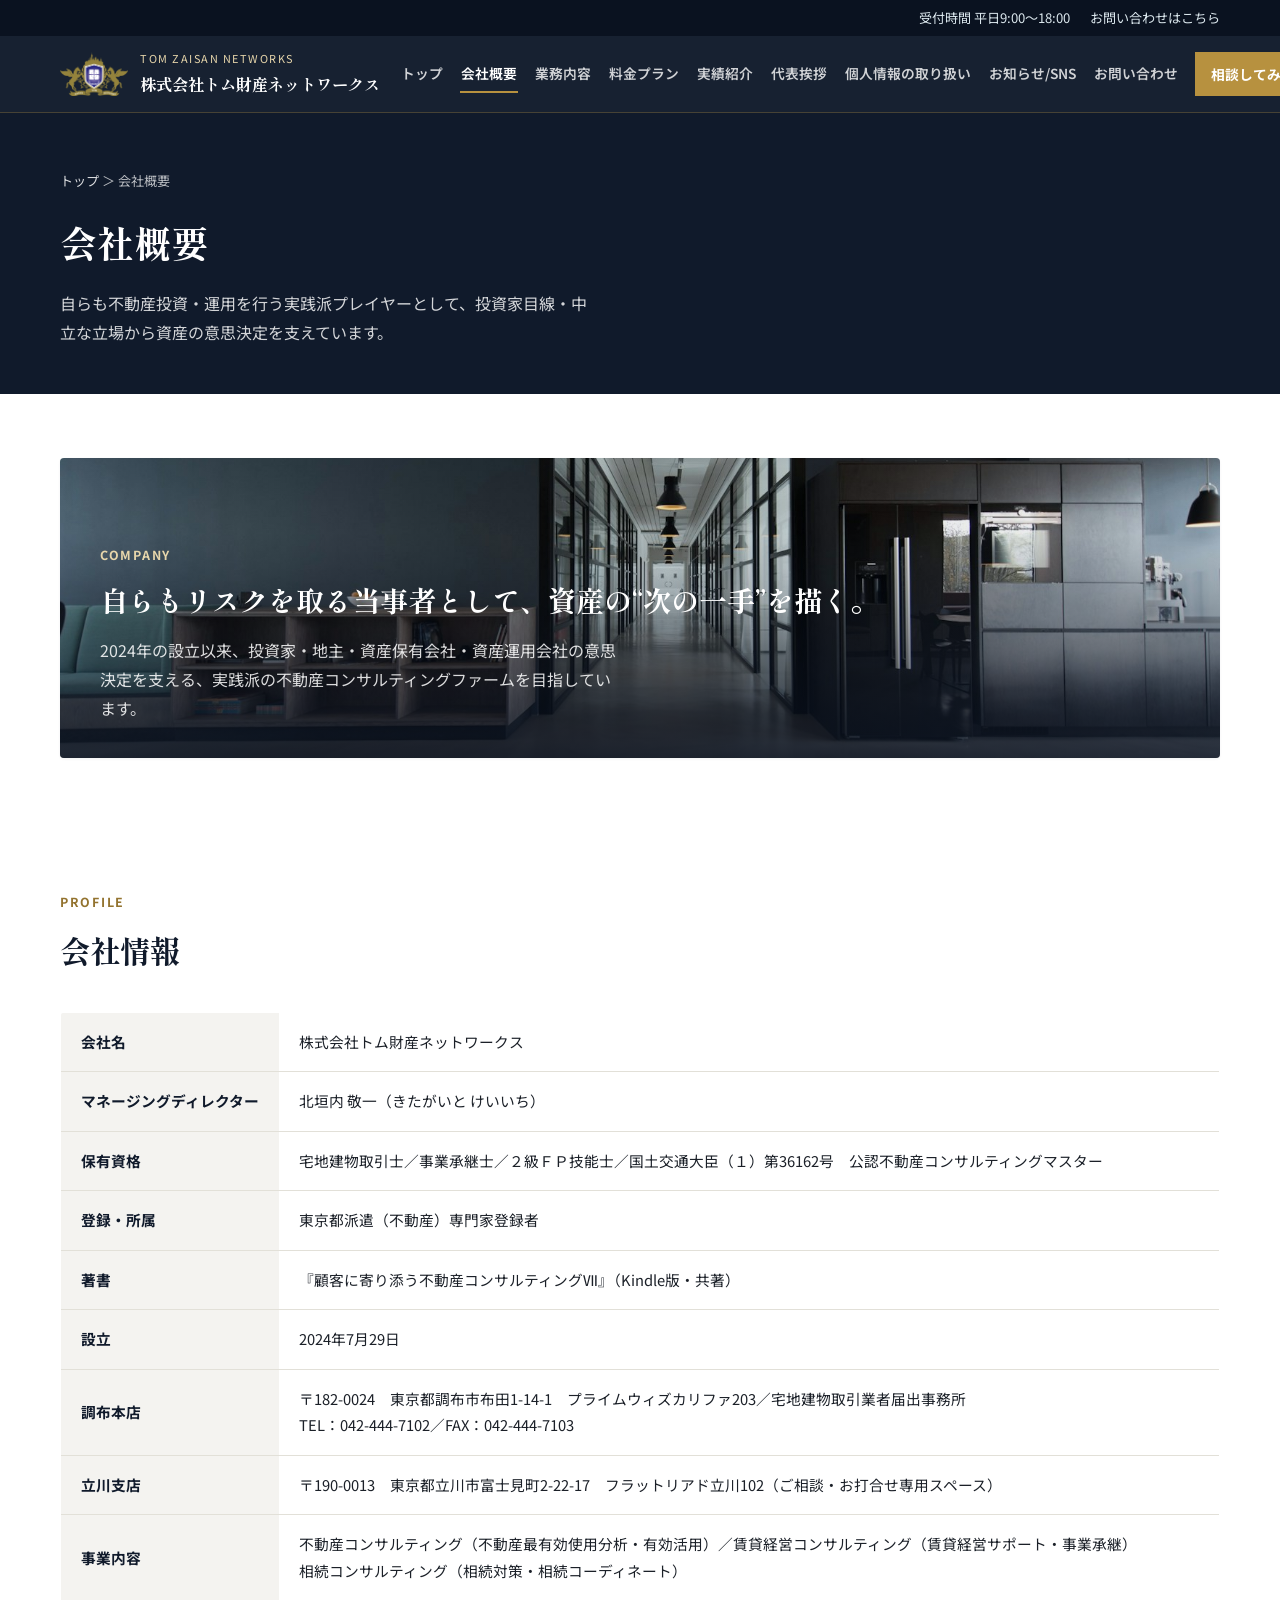
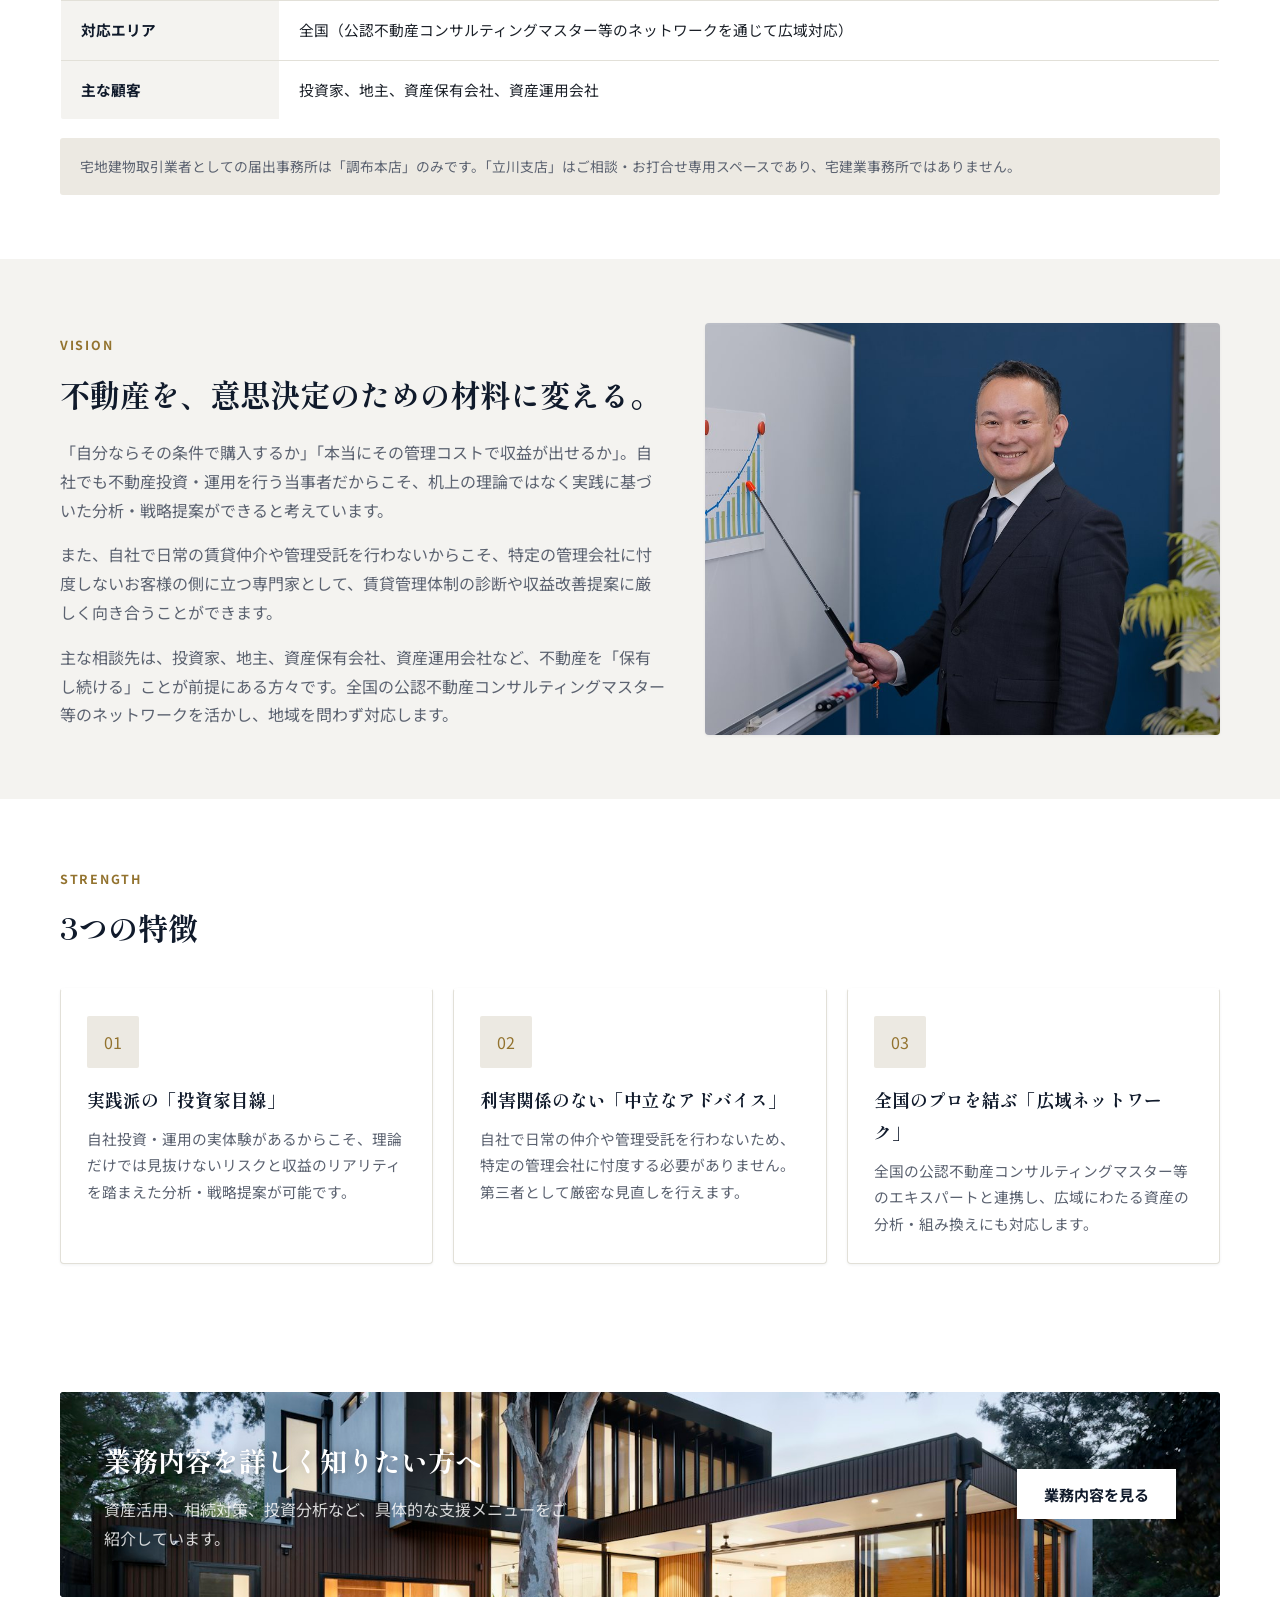
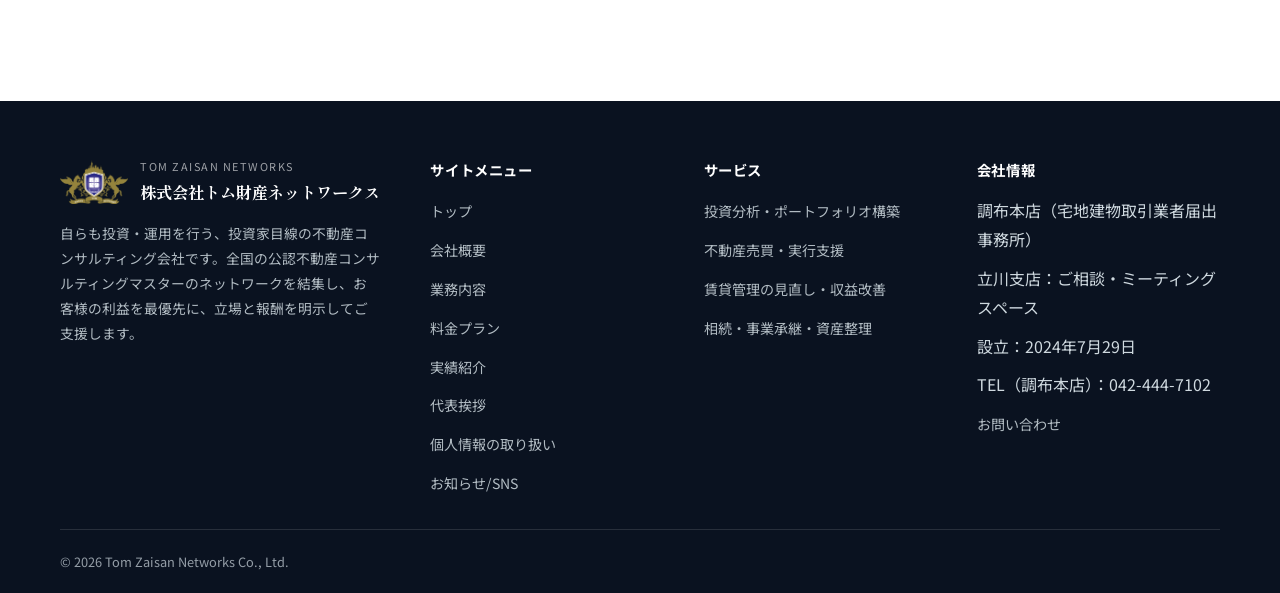
<file: company.html>
<!doctype html>
<html lang="ja">
  <head>
    <meta charset="utf-8" />
    <meta name="viewport" content="width=device-width, initial-scale=1" />
    <meta name="description" content="株式会社トム財産ネットワークスの会社概要ページです。設立、所在地、代表者など公開情報をもとに整理しています。" />
    <title>会社概要｜株式会社トム財産ネットワークス</title>
    <link rel="preconnect" href="https://fonts.googleapis.com" />
    <link rel="preconnect" href="https://fonts.gstatic.com" crossorigin />
    <link
      href="https://fonts.googleapis.com/css2?family=Shippori+Mincho:wght@500;600;700;800&family=Noto+Sans+JP:wght@400;500;600;700;800&family=Inter:wght@400;600;700;800&display=swap"
      rel="stylesheet"
    />
    <link rel="stylesheet" href="styles.css" />
  </head>
  <body>
    <div class="topbar">
      <div class="wrap">
        <span>受付時間 平日9:00〜18:00</span>
        <a href="contact.html">お問い合わせはこちら</a>
      </div>
    </div>

    <header class="site-header">
      <div class="wrap header-inner">
        <a class="brand-link" href="index.html" aria-label="株式会社トム財産ネットワークス トップへ戻る">
          <div class="brand-mark" aria-hidden="true">
            <img src="images/TOMrogo.png" alt="" />
          </div>
          <div class="brand-text">
            <p class="brand-en">Tom Zaisan Networks</p>
            <p class="brand-ja">株式会社トム財産ネットワークス</p>
          </div>
        </a>
        <div class="header-actions">
          <nav id="site-nav" class="site-nav">
            <a href="index.html">トップ</a>
            <a href="company.html" aria-current="page">会社概要</a>
            <a href="service.html">業務内容</a>
            <a href="pricing.html">料金プラン</a>
            <a href="case-study.html">実績紹介</a>
            <a href="profile.html">代表挨拶</a>
            <a href="privacy.html">個人情報の取り扱い</a>
            <a href="news.html">お知らせ/SNS</a>
            <a href="contact.html">お問い合わせ</a>
          </nav>
          <a class="header-cta" href="contact.html">相談してみる</a>
          <button class="nav-toggle" type="button" aria-expanded="false" aria-controls="site-nav">
            <span></span><span></span><span></span>
            <span class="sr-only">メニューを開く</span>
          </button>
        </div>
      </div>
    </header>

    <main>
      <section class="page-hero">
        <div class="wrap">
          <p class="breadcrumb"><a href="index.html">トップ</a> ＞ 会社概要</p>
          <h1>会社概要</h1>
          <p class="lead">自らも不動産投資・運用を行う実践派プレイヤーとして、投資家目線・中立な立場から資産の意思決定を支えています。</p>
        </div>
      </section>

      <section class="section reveal">
        <div class="wrap">
          <div class="photo-banner">
            <img
              src="images/unsplash-office-hallway.jpg"
              alt="モダンなオフィス空間の廊下（イメージ写真）"
              loading="lazy"
            />
            <div class="photo-banner-content">
              <span class="section-tag">Company</span>
              <h2>自らもリスクを取る当事者として、資産の“次の一手”を描く。</h2>
              <p>2024年の設立以来、投資家・地主・資産保有会社・資産運用会社の意思決定を支える、実践派の不動産コンサルティングファームを目指しています。</p>
            </div>
          </div>
        </div>
      </section>

      <section class="section reveal">
        <div class="wrap">
          <div class="section-head">
            <div>
              <span class="section-tag">Profile</span>
              <h2>会社情報</h2>
            </div>
          </div>
          <table class="profile-table">
            <tbody>
              <tr><th>会社名</th><td>株式会社トム財産ネットワークス</td></tr>
              <tr><th>マネージングディレクター</th><td>北垣内 敬一（きたがいと けいいち）</td></tr>
              <tr><th>保有資格</th><td>宅地建物取引士／事業承継士／２級ＦＰ技能士／国土交通大臣（１）第36162号　公認不動産コンサルティングマスター</td></tr>
              <tr><th>登録・所属</th><td>東京都派遣（不動産）専門家登録者</td></tr>
              <tr><th>著書</th><td>『顧客に寄り添う不動産コンサルティングⅦ』（Kindle版・共著）</td></tr>
              <tr><th>設立</th><td>2024年7月29日</td></tr>
              <tr><th>調布本店</th><td>〒182-0024　東京都調布市布田1-14-1　プライムウィズカリファ203／宅地建物取引業者届出事務所<br />TEL：042-444-7102／FAX：042-444-7103</td></tr>
              <tr><th>立川支店</th><td>〒190-0013　東京都立川市富士見町2-22-17　フラットリアド立川102（ご相談・お打合せ専用スペース）</td></tr>
              <tr><th>事業内容</th><td>不動産コンサルティング（不動産最有効使用分析・有効活用）／賃貸経営コンサルティング（賃貸経営サポート・事業承継）<br />相続コンサルティング（相続対策・相続コーディネート）</td></tr>
              <tr><th>対応エリア</th><td>全国（公認不動産コンサルティングマスター等のネットワークを通じて広域対応）</td></tr>
              <tr><th>主な顧客</th><td>投資家、地主、資産保有会社、資産運用会社</td></tr>
            </tbody>
          </table>
          <div class="note-box">
            宅地建物取引業者としての届出事務所は「調布本店」のみです。「立川支店」はご相談・お打合せ専用スペースであり、宅建業事務所ではありません。
          </div>
        </div>
      </section>
<!--
      <section class="section reveal">
        <div class="wrap">
          <div class="cta-banner">
            <div>
              <h2>代表挨拶（プロフィール）</h2>
              <p>自らも投資・運用を行う実践者として、全国のオーナー様の資産の未来と向き合ってきた代表からのメッセージをご紹介しています。</p>
            </div>
            <div class="cta-actions">
              <a class="btn btn-primary" href="profile.html">代表挨拶を見る</a>
            </div>
          </div>
        </div>
      </section>
-->
      <section class="section section-alt reveal">
        <div class="wrap">
          <div class="about-banner">
            <div>
              <span class="section-tag">Vision</span>
              <h2>不動産を、意思決定のための材料に変える。</h2>
              <p>
                「自分ならその条件で購入するか」「本当にその管理コストで収益が出せるか」。自社でも不動産投資・運用を行う当事者だからこそ、机上の理論ではなく実践に基づいた分析・戦略提案ができると考えています。
              </p>
              <p>
                また、自社で日常の賃貸仲介や管理受託を行わないからこそ、特定の管理会社に忖度しないお客様の側に立つ専門家として、賃貸管理体制の診断や収益改善提案に厳しく向き合うことができます。
              </p>
              <p>
                主な相談先は、投資家、地主、資産保有会社、資産運用会社など、不動産を「保有し続ける」ことが前提にある方々です。全国の公認不動産コンサルティングマスター等のネットワークを活かし、地域を問わず対応します。
              </p>
            </div>
            <div class="about-figure">
              <img
                src="images/3385-web.jpg"
                alt="打ち合わせの様子（イメージ写真）"
                loading="lazy"
              />
            </div>
          </div>
        </div>
      </section>

      <section class="section reveal">
        <div class="wrap">
          <div class="section-head">
            <div>
              <span class="section-tag">Strength</span>
              <h2>3つの特徴</h2>
            </div>
          </div>
          <div class="grid-3">
            <article class="card">
              <div class="card-icon" aria-hidden="true">01</div>
              <h3>実践派の「投資家目線」</h3>
              <p>自社投資・運用の実体験があるからこそ、理論だけでは見抜けないリスクと収益のリアリティを踏まえた分析・戦略提案が可能です。</p>
            </article>
            <article class="card">
              <div class="card-icon" aria-hidden="true">02</div>
              <h3>利害関係のない「中立なアドバイス」</h3>
              <p>自社で日常の仲介や管理受託を行わないため、特定の管理会社に忖度する必要がありません。第三者として厳密な見直しを行えます。</p>
            </article>
            <article class="card">
              <div class="card-icon" aria-hidden="true">03</div>
              <h3>全国のプロを結ぶ「広域ネットワーク」</h3>
              <p>全国の公認不動産コンサルティングマスター等のエキスパートと連携し、広域にわたる資産の分析・組み換えにも対応します。</p>
            </article>
          </div>
        </div>
      </section>

      <section class="section reveal">
        <div class="wrap">
          <div class="cta-banner cta-banner--photo">
            <img
              src="images/unsplash-dusk-house.jpg"
              alt="夜の住宅の外観イメージ写真"
              loading="lazy"
            />
            <div>
              <h2>業務内容を詳しく知りたい方へ</h2>
              <p>資産活用、相続対策、投資分析など、具体的な支援メニューをご紹介しています。</p>
            </div>
            <div class="cta-actions">
              <a class="btn btn-primary" href="service.html" style="background:#fff;color:var(--primary);">業務内容を見る</a>
            </div>
          </div>
        </div>
      </section>
    </main>

    <footer class="site-footer">
      <div class="wrap footer-grid">
        <div class="footer-col footer-brand">
          <a class="brand-link" href="index.html" style="color:#fff;">
            <div class="brand-mark" aria-hidden="true">
              <img src="images/TOMrogo.png" alt="" />
            </div>
            <div class="brand-text">
              <p class="brand-en" style="color:rgba(255,255,255,0.6);">Tom Zaisan Networks</p>
              <p class="brand-ja" style="color:#fff;">株式会社トム財産ネットワークス</p>
            </div>
          </a>
          <p>自らも投資・運用を行う、投資家目線の不動産コンサルティング会社です。全国の公認不動産コンサルティングマスターのネットワークを結集し、お客様の利益を最優先に、立場と報酬を明示してご支援します。</p>
        </div>
        <div class="footer-col">
          <h4>サイトメニュー</h4>
          <ul>
            <li><a href="index.html">トップ</a></li>
            <li><a href="company.html">会社概要</a></li>
            <li><a href="service.html">業務内容</a></li>
            <li><a href="pricing.html">料金プラン</a></li>
            <li><a href="case-study.html">実績紹介</a></li>
            <li><a href="profile.html">代表挨拶</a></li>
            <li><a href="privacy.html">個人情報の取り扱い</a></li>
            <li><a href="news.html">お知らせ/SNS</a></li>
          </ul>
        </div>
        <div class="footer-col">
          <h4>サービス</h4>
          <ul>
            <li><a href="service.html#investment">投資分析・ポートフォリオ構築</a></li>
            <li><a href="service.html#sales">不動産売買・実行支援</a></li>
            <li><a href="service.html#management">賃貸管理の見直し・収益改善</a></li>
            <li><a href="service.html#succession">相続・事業承継・資産整理</a></li>
          </ul>
        </div>
        <div class="footer-col">
          <h4>会社情報</h4>
          <ul>
            <li>調布本店（宅地建物取引業者届出事務所）</li>
            <li>立川支店：ご相談・ミーティングスペース</li>
            <li>設立：2024年7月29日</li>
            <li>TEL（調布本店）：042-444-7102</li>
            <li><a href="contact.html">お問い合わせ</a></li>
          </ul>
        </div>
      </div>
      <div class="wrap footer-bottom">
        <span>&copy; 2026 Tom Zaisan Networks Co., Ltd.</span>
      </div>
    </footer>

    <script src="script.js"></script>
  </body>
</html>
</file>
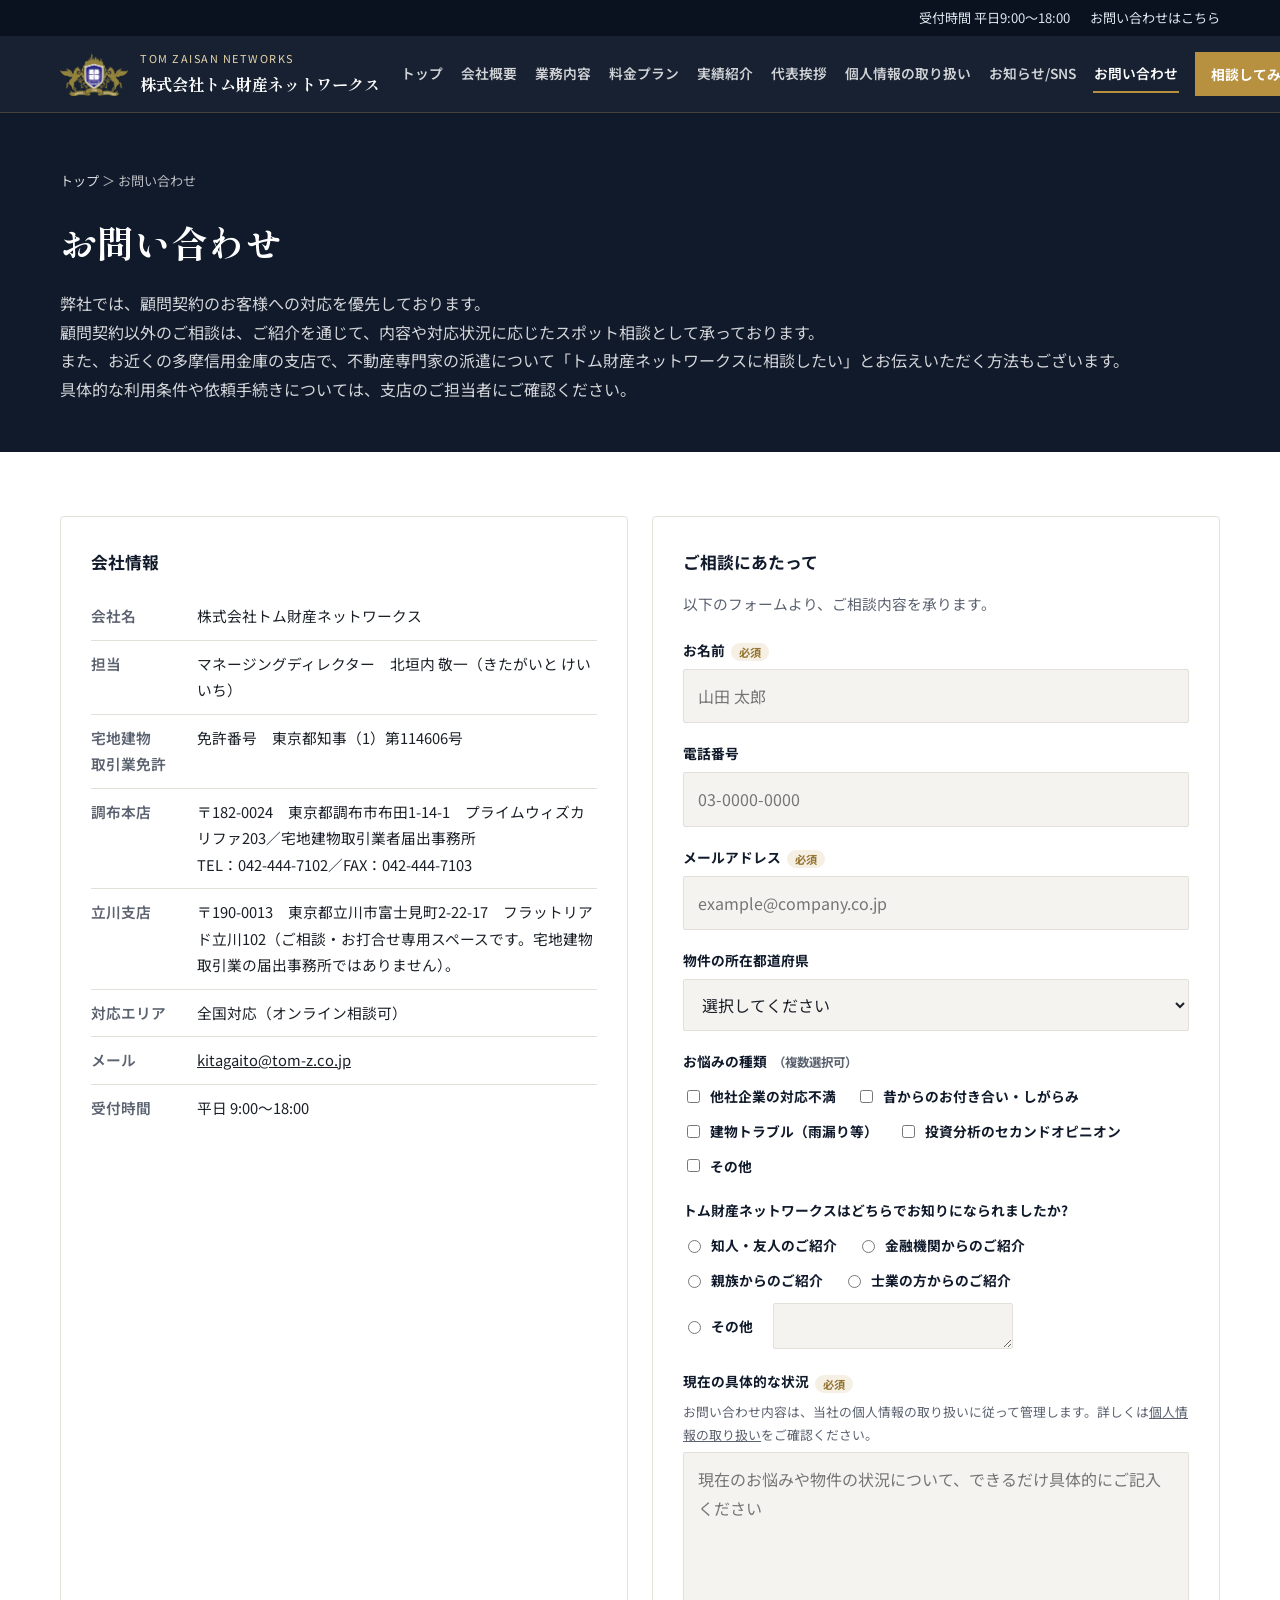
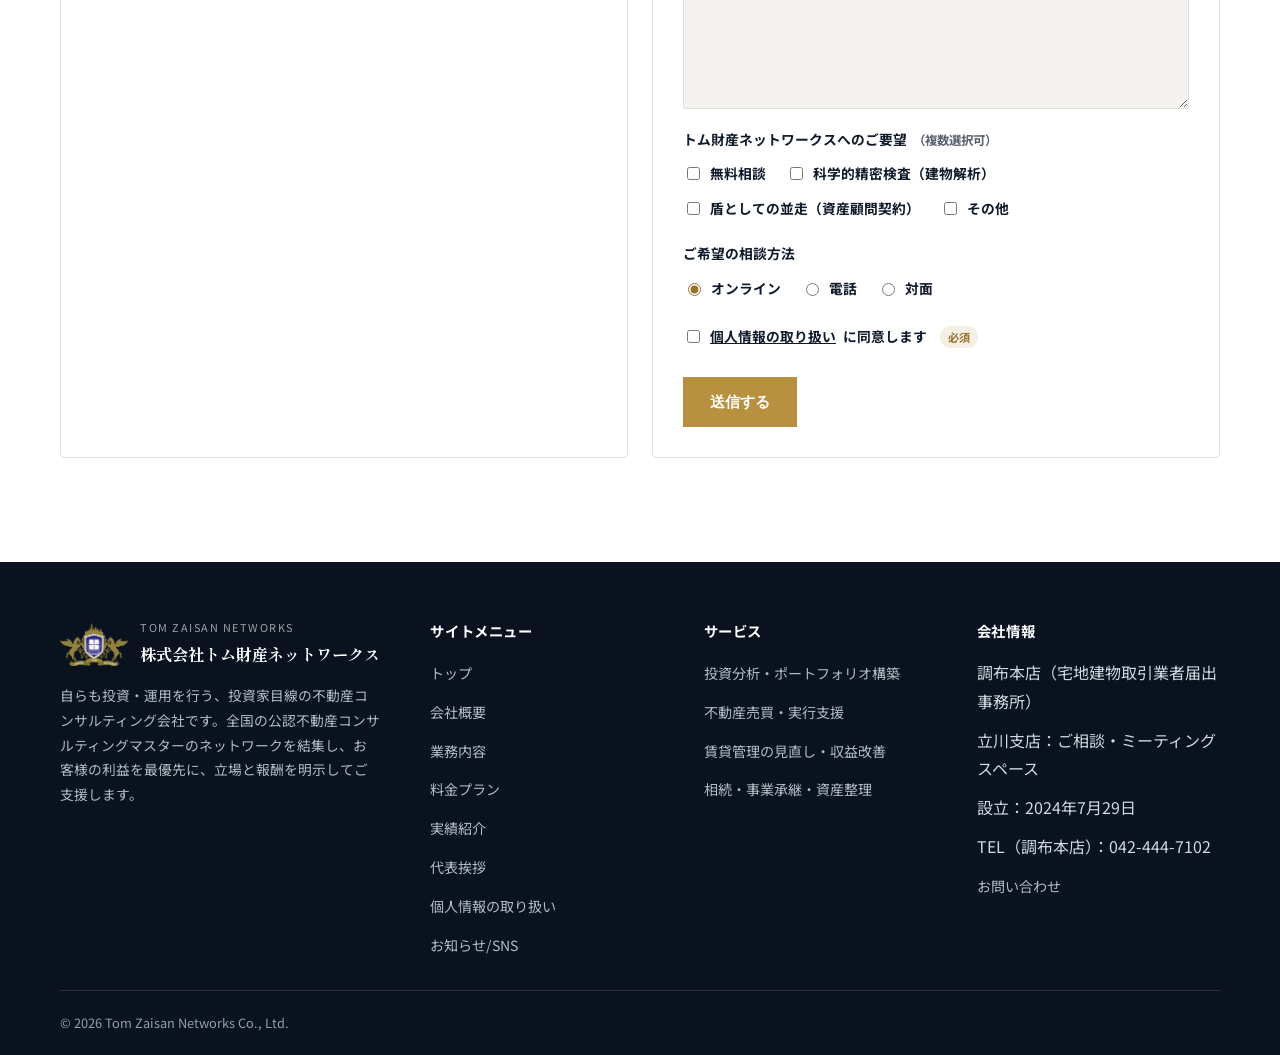
<file: contact.html>
<!doctype html>
<html lang="ja">
  <head>
    <meta charset="utf-8" />
    <meta name="viewport" content="width=device-width, initial-scale=1" />
    <meta name="description" content="株式会社トム財産ネットワークスのお問い合わせページです。" />
    <title>お問い合わせ｜株式会社トム財産ネットワークス</title>
    <link rel="preconnect" href="https://fonts.googleapis.com" />
    <link rel="preconnect" href="https://fonts.gstatic.com" crossorigin />
    <link
      href="https://fonts.googleapis.com/css2?family=Shippori+Mincho:wght@500;600;700;800&family=Noto+Sans+JP:wght@400;500;600;700;800&family=Inter:wght@400;600;700;800&display=swap"
      rel="stylesheet"
    />
    <link rel="stylesheet" href="styles.css" />
  </head>
  <body>
    <div class="topbar">
      <div class="wrap">
        <span>受付時間 平日9:00〜18:00</span>
        <a href="contact.html">お問い合わせはこちら</a>
      </div>
    </div>

    <header class="site-header">
      <div class="wrap header-inner">
        <a class="brand-link" href="index.html" aria-label="株式会社トム財産ネットワークス トップへ戻る">
          <div class="brand-mark" aria-hidden="true">
            <img src="images/TOMrogo.png" alt="" />
          </div>
          <div class="brand-text">
            <p class="brand-en">Tom Zaisan Networks</p>
            <p class="brand-ja">株式会社トム財産ネットワークス</p>
          </div>
        </a>
        <div class="header-actions">
          <nav id="site-nav" class="site-nav">
            <a href="index.html">トップ</a>
            <a href="company.html">会社概要</a>
            <a href="service.html">業務内容</a>
            <a href="pricing.html">料金プラン</a>
            <a href="case-study.html">実績紹介</a>
            <a href="profile.html">代表挨拶</a>
            <a href="privacy.html">個人情報の取り扱い</a>
            <a href="news.html">お知らせ/SNS</a>
            <a href="contact.html" aria-current="page">お問い合わせ</a>
          </nav>
          <a class="header-cta" href="contact.html">相談してみる</a>
          <button class="nav-toggle" type="button" aria-expanded="false" aria-controls="site-nav">
            <span></span><span></span><span></span>
            <span class="sr-only">メニューを開く</span>
          </button>
        </div>
      </div>
    </header>

    <main>
      <section class="page-hero">
        <div class="wrap">
          <p class="breadcrumb"><a href="index.html">トップ</a> ＞ お問い合わせ</p>
          <h1>お問い合わせ</h1>
          <p class="lead contact-lead">
            弊社では、顧問契約のお客様への対応を優先しております。<br />
            顧問契約以外のご相談は、ご紹介を通じて、内容や対応状況に応じたスポット相談として承っております。<br />
            また、お近くの多摩信用金庫の支店で、不動産専門家の派遣について「トム財産ネットワークスに相談したい」とお伝えいただく方法もございます。<br />
            具体的な利用条件や依頼手続きについては、支店のご担当者にご確認ください。
          </p>
        </div>
      </section>

      <section class="section reveal">
        <div class="wrap">
          <div class="contact-grid">
            <div class="contact-card">
              <h3>会社情報</h3>
              <dl>
                <div class="contact-row">
                  <dt>会社名</dt>
                  <dd>株式会社トム財産ネットワークス</dd>
                </div>
                <div class="contact-row">
                  <dt>担当</dt>
                  <dd>マネージングディレクター　北垣内 敬一（きたがいと けいいち）</dd>
                </div>
                <div class="contact-row">
                  <dt>宅地建物<br />取引業免許</dt>
                  <dd>免許番号　東京都知事（1）第114606号</dd>
                </div>
                <div class="contact-row">
                  <dt>調布本店</dt>
                  <dd>〒182-0024　東京都調布市布田1-14-1　プライムウィズカリファ203／宅地建物取引業者届出事務所<br />TEL：042-444-7102／FAX：042-444-7103</dd>
                </div>
                <div class="contact-row">
                  <dt>立川支店</dt>
                  <dd>〒190-0013　東京都立川市富士見町2-22-17　フラットリアド立川102（ご相談・お打合せ専用スペースです。宅地建物取引業の届出事務所ではありません）。</dd>
                </div>
                <div class="contact-row">
                  <dt>対応エリア</dt>
                  <dd>全国対応（オンライン相談可）</dd>
                </div>
                <div class="contact-row">
                  <dt>メール</dt>
                  <dd><a href="mailto:kitagaito@tom-z.co.jp">kitagaito@tom-z.co.jp</a></dd>
                </div>
                <div class="contact-row">
                  <dt>受付時間</dt>
                  <dd>平日 9:00〜18:00</dd>
                </div>
              </dl>
            </div>
            <div class="contact-card">
              <h3>ご相談にあたって</h3>
              <p style="margin:0 0 20px;color:var(--muted);font-size:0.92rem;">
                以下のフォームより、ご相談内容を承ります。
              </p>
              <form id="contact-form" class="contact-form" action="send.php" method="post" novalidate>
                <div class="form-field">
                  <label for="cf-name">お名前<span class="form-required">必須</span></label>
                  <input type="text" id="cf-name" name="name" placeholder="山田 太郎" autocomplete="name" required />
                </div>
                <div class="form-field">
                  <label for="cf-phone">電話番号</label>
                  <input type="tel" id="cf-phone" name="phone" placeholder="03-0000-0000" autocomplete="tel" />
                </div>
                <div class="form-field">
                  <label for="cf-email">メールアドレス<span class="form-required">必須</span></label>
                  <input type="email" id="cf-email" name="email" placeholder="example@company.co.jp" autocomplete="email" required />
                </div>
                <div class="form-field">
                  <label for="cf-prefecture">物件の所在都道府県</label>
                  <select id="cf-prefecture" name="prefecture">
                    <option value="">選択してください</option>
                    <option value="北海道">北海道</option>
                    <option value="青森県">青森県</option>
                    <option value="岩手県">岩手県</option>
                    <option value="宮城県">宮城県</option>
                    <option value="秋田県">秋田県</option>
                    <option value="山形県">山形県</option>
                    <option value="福島県">福島県</option>
                    <option value="茨城県">茨城県</option>
                    <option value="栃木県">栃木県</option>
                    <option value="群馬県">群馬県</option>
                    <option value="埼玉県">埼玉県</option>
                    <option value="千葉県">千葉県</option>
                    <option value="東京都">東京都</option>
                    <option value="神奈川県">神奈川県</option>
                    <option value="新潟県">新潟県</option>
                    <option value="富山県">富山県</option>
                    <option value="石川県">石川県</option>
                    <option value="福井県">福井県</option>
                    <option value="山梨県">山梨県</option>
                    <option value="長野県">長野県</option>
                    <option value="岐阜県">岐阜県</option>
                    <option value="静岡県">静岡県</option>
                    <option value="愛知県">愛知県</option>
                    <option value="三重県">三重県</option>
                    <option value="滋賀県">滋賀県</option>
                    <option value="京都府">京都府</option>
                    <option value="大阪府">大阪府</option>
                    <option value="兵庫県">兵庫県</option>
                    <option value="奈良県">奈良県</option>
                    <option value="和歌山県">和歌山県</option>
                    <option value="鳥取県">鳥取県</option>
                    <option value="島根県">島根県</option>
                    <option value="岡山県">岡山県</option>
                    <option value="広島県">広島県</option>
                    <option value="山口県">山口県</option>
                    <option value="徳島県">徳島県</option>
                    <option value="香川県">香川県</option>
                    <option value="愛媛県">愛媛県</option>
                    <option value="高知県">高知県</option>
                    <option value="福岡県">福岡県</option>
                    <option value="佐賀県">佐賀県</option>
                    <option value="長崎県">長崎県</option>
                    <option value="熊本県">熊本県</option>
                    <option value="大分県">大分県</option>
                    <option value="宮崎県">宮崎県</option>
                    <option value="鹿児島県">鹿児島県</option>
                    <option value="沖縄県">沖縄県</option>
                    <option value="複数拠点・全国">複数拠点・全国</option>
                  </select>
                </div>
                <div class="form-field">
                  <label>お悩みの種類<span class="form-note" style="display:inline;font-size:0.78rem;margin-left:6px;">（複数選択可）</span></label>
                  <div class="choice-group">
                    <label class="choice-item"><input type="checkbox" name="concern" value="大手企業の対応不満" /> 他社企業の対応不満</label>
                    <label class="choice-item"><input type="checkbox" name="concern" value="しがらみ" /> 昔からのお付き合い・しがらみ</label>
                    <label class="choice-item"><input type="checkbox" name="concern" value="建物トラブル" /> 建物トラブル（雨漏り等）</label>
                    <label class="choice-item"><input type="checkbox" name="concern" value="投資分析セカンドオピニオン" /> 投資分析のセカンドオピニオン</label>
                    <label class="choice-item"><input type="checkbox" name="concern" value="その他" /> その他</label>
                  </div>
                </div>
                <div class="form-field">
                  <label>トム財産ネットワークスはどちらでお知りになられましたか?</label>
                  <div class="discovery-options">
                    <div class="discovery-row">
                      <label class="choice-item"><input type="radio" name="discovery" value="知人・友人のご紹介" /> 知人・友人のご紹介</label>
                      <label class="choice-item"><input type="radio" name="discovery" value="金融機関からのご紹介" /> 金融機関からのご紹介</label>
                    </div>
                    <div class="discovery-row">
                      <label class="choice-item"><input type="radio" name="discovery" value="親族からのご紹介" /> 親族からのご紹介</label>
                      <label class="choice-item"><input type="radio" name="discovery" value="士業の方からのご紹介" /> 士業の方からのご紹介</label>
                    </div>
                    <div class="discovery-row discovery-row--other">
                      <label class="choice-item"><input type="radio" name="discovery" value="その他" /> その他</label>
                      <textarea class="choice-other-input" name="discovery_other" rows="1" aria-label="その他のきっかけ" disabled></textarea>
                    </div>
                  </div>
                </div>
                <div class="form-field">
                  <label for="cf-message">現在の具体的な状況<span class="form-required">必須</span></label>
                  <p class="form-note">お問い合わせ内容は、当社の個人情報の取り扱いに従って管理します。詳しくは<a href="privacy.html">個人情報の取り扱い</a>をご確認ください。</p>
                  <textarea id="cf-message" name="message" rows="8" placeholder="現在のお悩みや物件の状況について、できるだけ具体的にご記入ください" required></textarea>
                </div>
                <div class="form-field">
                  <label>トム財産ネットワークスへのご要望<span class="form-note" style="display:inline;font-size:0.78rem;margin-left:6px;">（複数選択可）</span></label>
                  <div class="choice-group">
                    <label class="choice-item"><input type="checkbox" name="request" value="無料相談" /> 無料相談</label>
                    <label class="choice-item"><input type="checkbox" name="request" value="科学的精密検査" /> 科学的精密検査（建物解析）</label>
                    <label class="choice-item"><input type="checkbox" name="request" value="盾としての並走" /> 盾としての並走（資産顧問契約）</label>
                    <label class="choice-item"><input type="checkbox" name="request" value="その他" /> その他</label>
                  </div>
                </div>
                <div class="form-field">
                  <label>ご希望の相談方法</label>
                  <div class="choice-group">
                    <label class="choice-item"><input type="radio" name="method" value="オンライン" checked /> オンライン</label>
                    <label class="choice-item"><input type="radio" name="method" value="電話" /> 電話</label>
                    <label class="choice-item"><input type="radio" name="method" value="対面" /> 対面</label>
                  </div>
                </div>
                <div class="form-field privacy-consent">
                  <div class="choice-group">
                    <label class="choice-item"><input type="checkbox" id="privacy-consent" name="privacy_consent" value="同意" required /> <a href="privacy.html">個人情報の取り扱い</a>に同意します<span class="form-required">必須</span></label>
                  </div>
                </div>
                <p class="form-error" id="contact-form-error" role="alert" hidden></p>
                <div class="hero-actions" style="margin-top:8px;">
                  <button type="submit" class="btn btn-primary">送信する</button>
                </div>
              </form>
              <div id="contact-form-success" class="form-success" role="status" hidden>
                <p>お問い合わせありがとうございます。内容を確認のうえ、担当者よりご連絡いたします。</p>
              </div>
            </div>
          </div>
        </div>
      </section>
    </main>

    <footer class="site-footer">
      <div class="wrap footer-grid">
        <div class="footer-col footer-brand">
          <a class="brand-link" href="index.html" style="color:#fff;">
            <div class="brand-mark" aria-hidden="true">
              <img src="images/TOMrogo.png" alt="" />
            </div>
            <div class="brand-text">
              <p class="brand-en" style="color:rgba(255,255,255,0.6);">Tom Zaisan Networks</p>
              <p class="brand-ja" style="color:#fff;">株式会社トム財産ネットワークス</p>
            </div>
          </a>
          <p>自らも投資・運用を行う、投資家目線の不動産コンサルティング会社です。全国の公認不動産コンサルティングマスターのネットワークを結集し、お客様の利益を最優先に、立場と報酬を明示してご支援します。</p>
        </div>
        <div class="footer-col">
          <h4>サイトメニュー</h4>
          <ul>
            <li><a href="index.html">トップ</a></li>
            <li><a href="company.html">会社概要</a></li>
            <li><a href="service.html">業務内容</a></li>
            <li><a href="pricing.html">料金プラン</a></li>
            <li><a href="case-study.html">実績紹介</a></li>
            <li><a href="profile.html">代表挨拶</a></li>
            <li><a href="privacy.html">個人情報の取り扱い</a></li>
            <li><a href="news.html">お知らせ/SNS</a></li>
          </ul>
        </div>
        <div class="footer-col">
          <h4>サービス</h4>
          <ul>
            <li><a href="service.html#investment">投資分析・ポートフォリオ構築</a></li>
            <li><a href="service.html#sales">不動産売買・実行支援</a></li>
            <li><a href="service.html#management">賃貸管理の見直し・収益改善</a></li>
            <li><a href="service.html#succession">相続・事業承継・資産整理</a></li>
          </ul>
        </div>
        <div class="footer-col">
          <h4>会社情報</h4>
          <ul>
            <li>調布本店（宅地建物取引業者届出事務所）</li>
            <li>立川支店：ご相談・ミーティングスペース</li>
            <li>設立：2024年7月29日</li>
            <li>TEL（調布本店）：042-444-7102</li>
            <li><a href="contact.html">お問い合わせ</a></li>
          </ul>
        </div>
      </div>
      <div class="wrap footer-bottom">
        <span>&copy; 2026 Tom Zaisan Networks Co., Ltd.</span>
      </div>
    </footer>

    <script src="script.js"></script>
  </body>
</html>
</file>
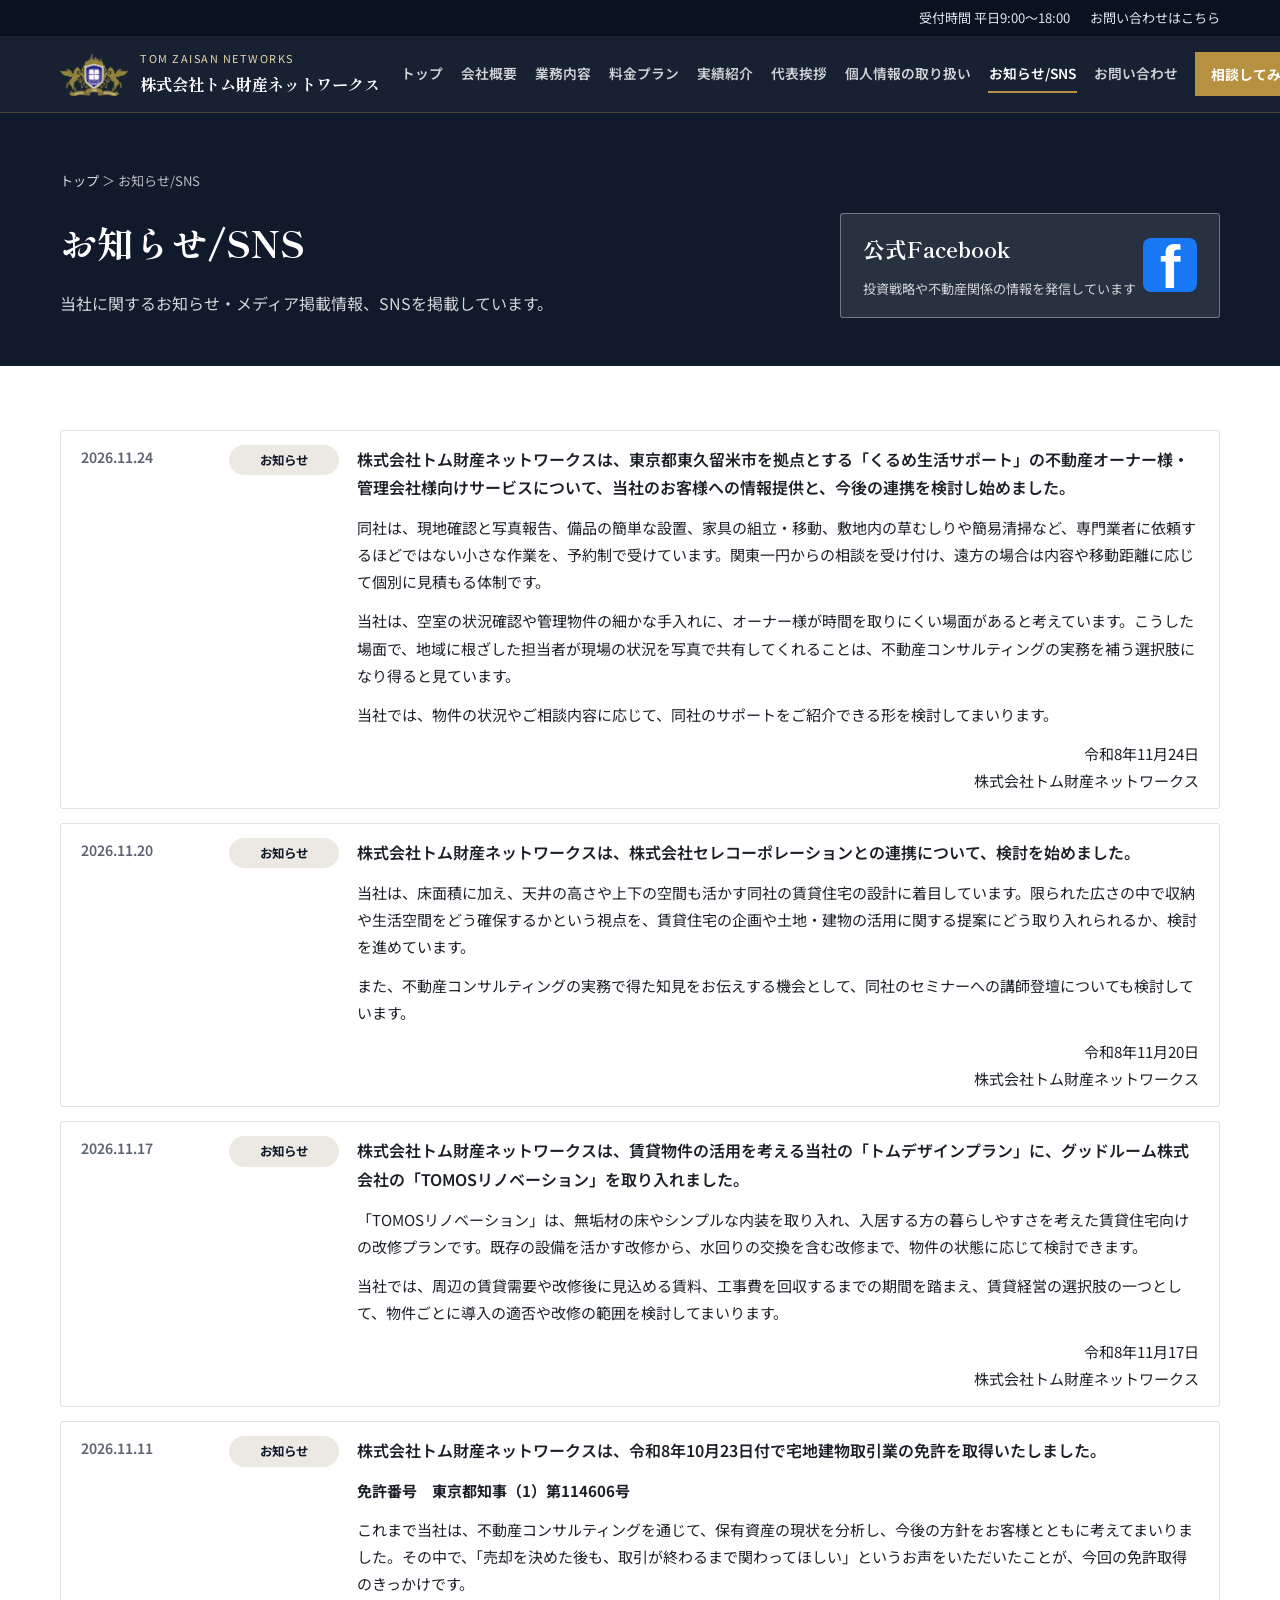
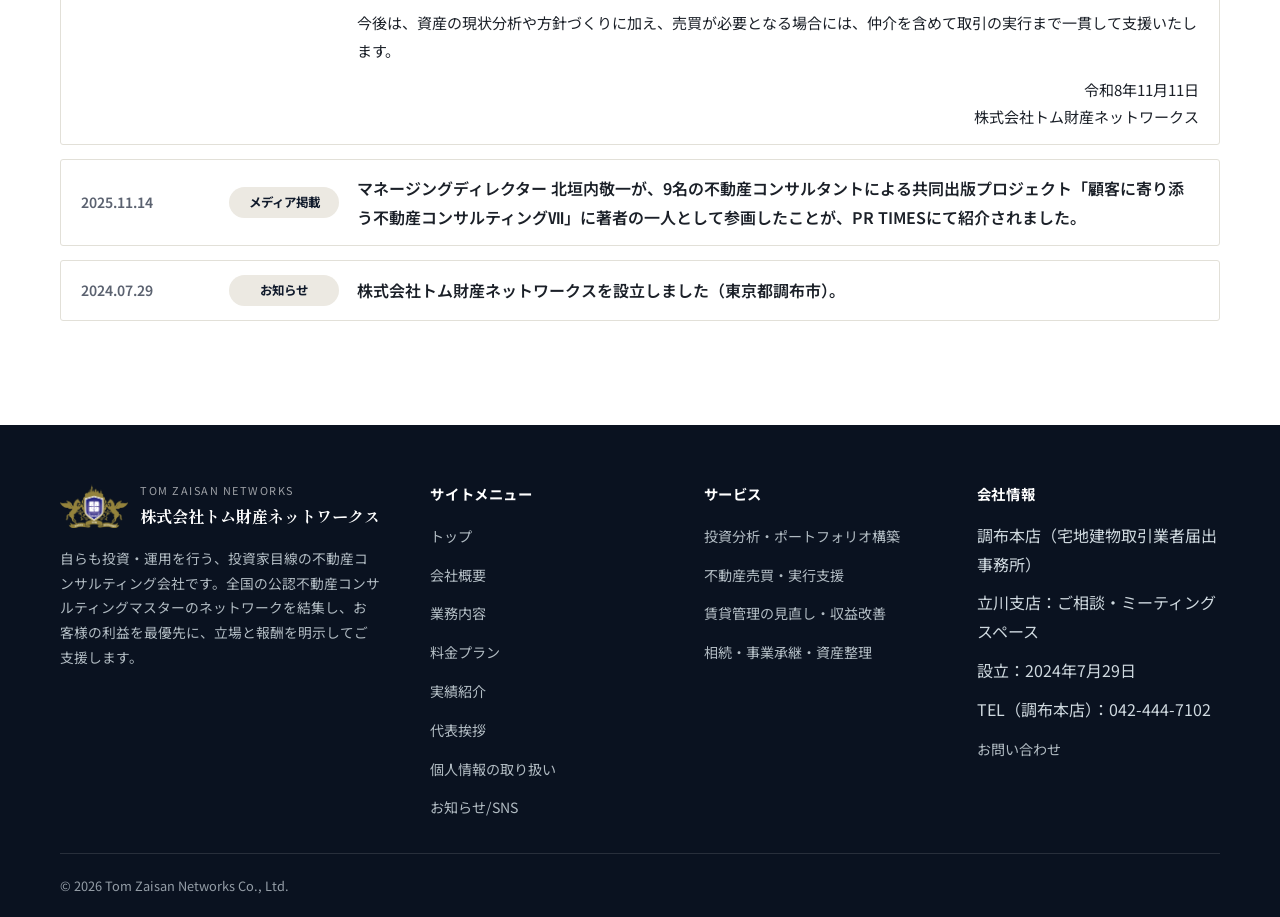
<file: news.html>
<!doctype html>
<html lang="ja">
  <head>
    <meta charset="utf-8" />
    <meta name="viewport" content="width=device-width, initial-scale=1" />
    <meta name="description" content="株式会社トム財産ネットワークスのお知らせ・SNS情報を掲載しています。" />
    <title>お知らせ/SNS｜株式会社トム財産ネットワークス</title>
    <link rel="preconnect" href="https://fonts.googleapis.com" />
    <link rel="preconnect" href="https://fonts.gstatic.com" crossorigin />
    <link
      href="https://fonts.googleapis.com/css2?family=Shippori+Mincho:wght@500;600;700;800&family=Noto+Sans+JP:wght@400;500;600;700;800&family=Inter:wght@400;600;700;800&display=swap"
      rel="stylesheet"
    />
    <link rel="stylesheet" href="styles.css" />
  </head>
  <body>
    <div class="topbar">
      <div class="wrap">
        <span>受付時間 平日9:00〜18:00</span>
        <a href="contact.html">お問い合わせはこちら</a>
      </div>
    </div>

    <header class="site-header">
      <div class="wrap header-inner">
        <a class="brand-link" href="index.html" aria-label="株式会社トム財産ネットワークス トップへ戻る">
          <div class="brand-mark" aria-hidden="true">
            <img src="images/TOMrogo.png" alt="" />
          </div>
          <div class="brand-text">
            <p class="brand-en">Tom Zaisan Networks</p>
            <p class="brand-ja">株式会社トム財産ネットワークス</p>
          </div>
        </a>
        <div class="header-actions">
          <nav id="site-nav" class="site-nav">
            <a href="index.html">トップ</a>
            <a href="company.html">会社概要</a>
            <a href="service.html">業務内容</a>
            <a href="pricing.html">料金プラン</a>
            <a href="case-study.html">実績紹介</a>
            <a href="profile.html">代表挨拶</a>
            <a href="privacy.html">個人情報の取り扱い</a>
            <a href="news.html" aria-current="page">お知らせ/SNS</a>
            <a href="contact.html">お問い合わせ</a>
          </nav>
          <a class="header-cta" href="contact.html">相談してみる</a>
          <button class="nav-toggle" type="button" aria-expanded="false" aria-controls="site-nav">
            <span></span><span></span><span></span>
            <span class="sr-only">メニューを開く</span>
          </button>
        </div>
      </div>
    </header>

    <main>
      <section class="page-hero">
        <div class="wrap news-hero-inner">
          <div>
            <p class="breadcrumb"><a href="index.html">トップ</a> ＞ お知らせ/SNS</p>
            <h1>お知らせ/SNS</h1>
            <p class="lead">当社に関するお知らせ・メディア掲載情報、SNSを掲載しています。</p>
          </div>
          <a
            class="facebook-banner"
            href="https://www.facebook.com/profile.php?id=61593400637919"
            target="_blank"
            rel="noopener noreferrer"
            aria-label="公式Facebookを新しいタブで開く"
          >
            <span class="facebook-banner-copy">
              <span class="facebook-banner-label">公式Facebook</span>
              <span class="facebook-banner-text">投資戦略や不動産関係の情報を発信しています</span>
            </span>
            <span class="facebook-banner-icon" aria-hidden="true">f</span>
          </a>
        </div>
      </section>

      <section class="section reveal">
        <div class="wrap">
          <div class="news-list">
            <article class="news-item news-item--text news-item--article" id="news-06" style="cursor:default;">
              <span class="news-date">2026.11.24</span>
              <span class="news-tag">お知らせ</span>
              <div class="news-title">
                株式会社トム財産ネットワークスは、東京都東久留米市を拠点とする「くるめ生活サポート」の不動産オーナー様・管理会社様向けサービスについて、当社のお客様への情報提供と、今後の連携を検討し始めました。
                <div class="news-body">
                  <p>同社は、現地確認と写真報告、備品の簡単な設置、家具の組立・移動、敷地内の草むしりや簡易清掃など、専門業者に依頼するほどではない小さな作業を、予約制で受けています。関東一円からの相談を受け付け、遠方の場合は内容や移動距離に応じて個別に見積もる体制です。</p>
                  <p>当社は、空室の状況確認や管理物件の細かな手入れに、オーナー様が時間を取りにくい場面があると考えています。こうした場面で、地域に根ざした担当者が現場の状況を写真で共有してくれることは、不動産コンサルティングの実務を補う選択肢になり得ると見ています。</p>
                  <p>当社では、物件の状況やご相談内容に応じて、同社のサポートをご紹介できる形を検討してまいります。</p>
                  <p class="news-signature">令和8年11月24日<br />株式会社トム財産ネットワークス</p>
                </div>
              </div>
            </article>
            <article class="news-item news-item--text news-item--article" id="news-05" style="cursor:default;">
              <span class="news-date">2026.11.20</span>
              <span class="news-tag">お知らせ</span>
              <div class="news-title">
                株式会社トム財産ネットワークスは、株式会社セレコーポレーションとの連携について、検討を始めました。
                <div class="news-body">
                  <p>当社は、床面積に加え、天井の高さや上下の空間も活かす同社の賃貸住宅の設計に着目しています。限られた広さの中で収納や生活空間をどう確保するかという視点を、賃貸住宅の企画や土地・建物の活用に関する提案にどう取り入れられるか、検討を進めています。</p>
                  <p>また、不動産コンサルティングの実務で得た知見をお伝えする機会として、同社のセミナーへの講師登壇についても検討しています。</p>
                  <p class="news-signature">令和8年11月20日<br />株式会社トム財産ネットワークス</p>
                </div>
              </div>
            </article>
            <article class="news-item news-item--text news-item--article" id="news-04" style="cursor:default;">
              <span class="news-date">2026.11.17</span>
              <span class="news-tag">お知らせ</span>
              <div class="news-title">
                株式会社トム財産ネットワークスは、賃貸物件の活用を考える当社の「トムデザインプラン」に、グッドルーム株式会社の「TOMOSリノベーション」を取り入れました。
                <div class="news-body">
                  <p>「TOMOSリノベーション」は、無垢材の床やシンプルな内装を取り入れ、入居する方の暮らしやすさを考えた賃貸住宅向けの改修プランです。既存の設備を活かす改修から、水回りの交換を含む改修まで、物件の状態に応じて検討できます。</p>
                  <p>当社では、周辺の賃貸需要や改修後に見込める賃料、工事費を回収するまでの期間を踏まえ、賃貸経営の選択肢の一つとして、物件ごとに導入の適否や改修の範囲を検討してまいります。</p>
                  <p class="news-signature">令和8年11月17日<br />株式会社トム財産ネットワークス</p>
                </div>
              </div>
            </article>
            <article class="news-item news-item--text news-item--article" id="news-03" style="cursor:default;">
              <span class="news-date">2026.11.11</span>
              <span class="news-tag">お知らせ</span>
              <div class="news-title">
                株式会社トム財産ネットワークスは、令和8年10月23日付で宅地建物取引業の免許を取得いたしました。
                <div class="news-body">
                  <p><strong>免許番号　東京都知事（1）第114606号</strong></p>
                  <p>これまで当社は、不動産コンサルティングを通じて、保有資産の現状を分析し、今後の方針をお客様とともに考えてまいりました。その中で、「売却を決めた後も、取引が終わるまで関わってほしい」というお声をいただいたことが、今回の免許取得のきっかけです。</p>
                  <p>今後は、資産の現状分析や方針づくりに加え、売買が必要となる場合には、仲介を含めて取引の実行まで一貫して支援いたします。</p>
                  <p class="news-signature">令和8年11月11日<br />株式会社トム財産ネットワークス</p>
                </div>
              </div>
            </article>
            <article class="news-item news-item--text" id="news-01" style="cursor:default;">
              <span class="news-date">2025.11.14</span>
              <span class="news-tag">メディア掲載</span>
              <span class="news-title">
                マネージングディレクター 北垣内敬一が、9名の不動産コンサルタントによる共同出版プロジェクト「顧客に寄り添う不動産コンサルティングⅦ」に著者の一人として参画したことが、PR TIMESにて紹介されました。
              </span>
            </article>
            <article class="news-item news-item--text" id="news-02" style="cursor:default;">
              <span class="news-date">2024.07.29</span>
              <span class="news-tag">お知らせ</span>
              <span class="news-title">株式会社トム財産ネットワークスを設立しました（東京都調布市）。</span>
            </article>
          </div>
        </div>
      </section>
    </main>

    <footer class="site-footer">
      <div class="wrap footer-grid">
        <div class="footer-col footer-brand">
          <a class="brand-link" href="index.html" style="color:#fff;">
            <div class="brand-mark" aria-hidden="true">
              <img src="images/TOMrogo.png" alt="" />
            </div>
            <div class="brand-text">
              <p class="brand-en" style="color:rgba(255,255,255,0.6);">Tom Zaisan Networks</p>
              <p class="brand-ja" style="color:#fff;">株式会社トム財産ネットワークス</p>
            </div>
          </a>
          <p>自らも投資・運用を行う、投資家目線の不動産コンサルティング会社です。全国の公認不動産コンサルティングマスターのネットワークを結集し、お客様の利益を最優先に、立場と報酬を明示してご支援します。</p>
        </div>
        <div class="footer-col">
          <h4>サイトメニュー</h4>
          <ul>
            <li><a href="index.html">トップ</a></li>
            <li><a href="company.html">会社概要</a></li>
            <li><a href="service.html">業務内容</a></li>
            <li><a href="pricing.html">料金プラン</a></li>
            <li><a href="case-study.html">実績紹介</a></li>
            <li><a href="profile.html">代表挨拶</a></li>
            <li><a href="privacy.html">個人情報の取り扱い</a></li>
            <li><a href="news.html">お知らせ/SNS</a></li>
          </ul>
        </div>
        <div class="footer-col">
          <h4>サービス</h4>
          <ul>
            <li><a href="service.html#investment">投資分析・ポートフォリオ構築</a></li>
            <li><a href="service.html#sales">不動産売買・実行支援</a></li>
            <li><a href="service.html#management">賃貸管理の見直し・収益改善</a></li>
            <li><a href="service.html#succession">相続・事業承継・資産整理</a></li>
          </ul>
        </div>
        <div class="footer-col">
          <h4>会社情報</h4>
          <ul>
            <li>調布本店（宅地建物取引業者届出事務所）</li>
            <li>立川支店：ご相談・ミーティングスペース</li>
            <li>設立：2024年7月29日</li>
            <li>TEL（調布本店）：042-444-7102</li>
            <li><a href="contact.html">お問い合わせ</a></li>
          </ul>
        </div>
      </div>
      <div class="wrap footer-bottom">
        <span>&copy; 2026 Tom Zaisan Networks Co., Ltd.</span>
      </div>
    </footer>

    <script src="script.js"></script>
  </body>
</html>
</file>
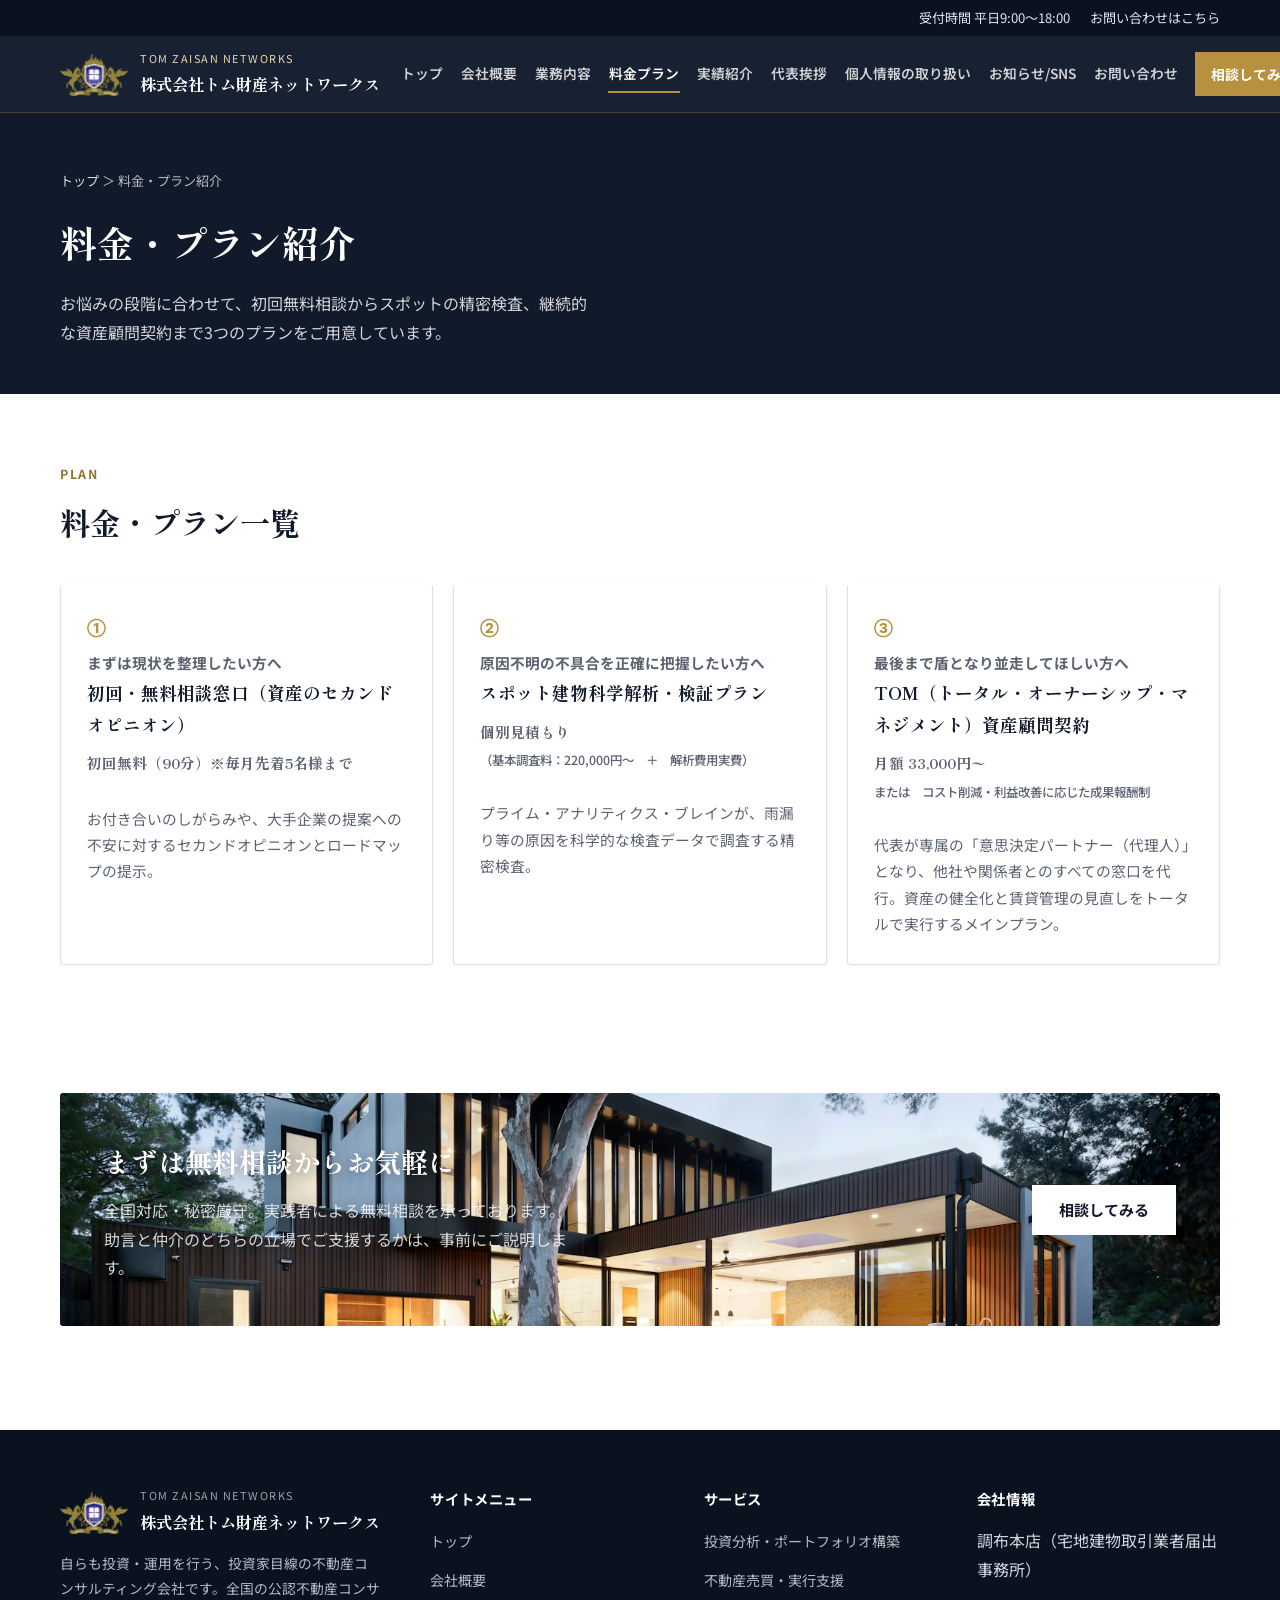
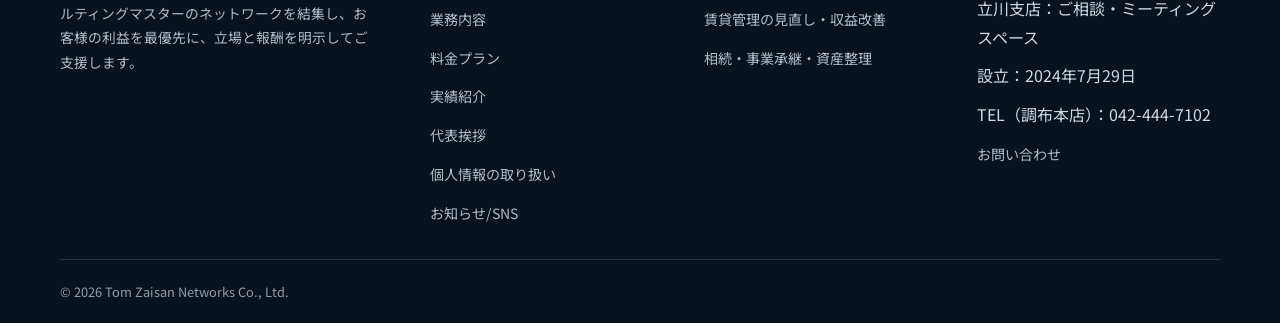
<file: pricing.html>
<!doctype html>
<html lang="ja">
  <head>
    <meta charset="utf-8" />
    <meta name="viewport" content="width=device-width, initial-scale=1" />
    <meta
      name="description"
      content="株式会社トム財産ネットワークスの料金・プラン紹介ページです。初回無料相談、スポット建物科学解析、資産顧問契約（TOMプラン）の料金体系をご紹介します。"
    />
    <title>料金・プラン紹介｜株式会社トム財産ネットワークス</title>
    <link rel="preconnect" href="https://fonts.googleapis.com" />
    <link rel="preconnect" href="https://fonts.gstatic.com" crossorigin />
    <link
      href="https://fonts.googleapis.com/css2?family=Shippori+Mincho:wght@500;600;700;800&family=Noto+Sans+JP:wght@400;500;600;700;800&family=Inter:wght@400;600;700;800&display=swap"
      rel="stylesheet"
    />
    <link rel="stylesheet" href="styles.css" />
  </head>
  <body>
    <div class="topbar">
      <div class="wrap">
        <span>受付時間 平日9:00〜18:00</span>
        <a href="contact.html">お問い合わせはこちら</a>
      </div>
    </div>

    <header class="site-header">
      <div class="wrap header-inner">
        <a class="brand-link" href="index.html" aria-label="株式会社トム財産ネットワークス トップへ戻る">
          <div class="brand-mark" aria-hidden="true">
            <img src="images/TOMrogo.png" alt="" />
          </div>
          <div class="brand-text">
            <p class="brand-en">Tom Zaisan Networks</p>
            <p class="brand-ja">株式会社トム財産ネットワークス</p>
          </div>
        </a>
        <div class="header-actions">
          <nav id="site-nav" class="site-nav">
            <a href="index.html">トップ</a>
            <a href="company.html">会社概要</a>
            <a href="service.html">業務内容</a>
            <a href="pricing.html" aria-current="page">料金プラン</a>
            <a href="case-study.html">実績紹介</a>
            <a href="profile.html">代表挨拶</a>
            <a href="privacy.html">個人情報の取り扱い</a>
            <a href="news.html">お知らせ/SNS</a>
            <a href="contact.html">お問い合わせ</a>
          </nav>
          <a class="header-cta" href="contact.html">相談してみる</a>
          <button class="nav-toggle" type="button" aria-expanded="false" aria-controls="site-nav">
            <span></span><span></span><span></span>
            <span class="sr-only">メニューを開く</span>
          </button>
        </div>
      </div>
    </header>

    <main>
      <section class="page-hero">
        <div class="wrap">
          <p class="breadcrumb"><a href="index.html">トップ</a> ＞ 料金・プラン紹介</p>
          <h1>料金・プラン紹介</h1>
          <p class="lead">お悩みの段階に合わせて、初回無料相談からスポットの精密検査、継続的な資産顧問契約まで3つのプランをご用意しています。</p>
        </div>
      </section>

      <section class="section reveal">
        <div class="wrap">
          <div class="section-head">
            <div>
              <span class="section-tag">Plan</span>
              <h2>料金・プラン一覧</h2>
            </div>
          </div>
          <div class="grid-3">
            <article class="card">
              <span class="card-index">①</span>
              <p class="card-subtitle">まずは現状を整理したい方へ</p>
              <h3>初回・無料相談窓口（資産のセカンドオピニオン）</h3>
              <p class="plan-price">初回無料（90分）※毎月先着5名様まで</p>              <br />              <p>お付き合いのしがらみや、大手企業の提案への不安に対するセカンドオピニオンとロードマップの提示。</p>
            </article>
            <article class="card">
              <span class="card-index">②</span>
              <p class="card-subtitle">原因不明の不具合を正確に把握したい方へ</p>
              <h3>スポット建物科学解析・検証プラン</h3>
              <p class="plan-price">個別見積もり<span>（基本調査料：220,000円〜　＋　解析費用実費）</span></p>
              <br />
              <p>プライム・アナリティクス・ブレインが、雨漏り等の原因を科学的な検査データで調査する精密検査。</p>
            </article>
            <article class="card">
              <span class="card-index">③</span>
              <p class="card-subtitle">最後まで盾となり並走してほしい方へ</p>
              <h3>TOM（トータル・オーナーシップ・マネジメント）資産顧問契約</h3>
              <p class="plan-price">月額 33,000円〜<span>または　コスト削減・利益改善に応じた成果報酬制</span></p>
              <br />
              <p>代表が専属の「意思決定パートナー（代理人）」となり、他社や関係者とのすべての窓口を代行。資産の健全化と賃貸管理の見直しをトータルで実行するメインプラン。</p>
            </article>
          </div>
        </div>
      </section>

      <section class="section reveal">
        <div class="wrap">
          <div class="cta-banner cta-banner--photo">
            <img
              src="images/unsplash-dusk-house.jpg"
              alt="夜の住宅の外観イメージ写真"
              loading="lazy"
            />
            <div>
              <h2>まずは無料相談からお気軽に</h2>
              <p>全国対応・秘密厳守。実践者による無料相談を承っております。助言と仲介のどちらの立場でご支援するかは、事前にご説明します。</p>
            </div>
            <div class="cta-actions">
              <a class="btn btn-primary" href="contact.html" style="background:#fff;color:var(--primary);">相談してみる</a>
            </div>
          </div>
        </div>
      </section>
    </main>

    <footer class="site-footer">
      <div class="wrap footer-grid">
        <div class="footer-col footer-brand">
          <a class="brand-link" href="index.html" style="color:#fff;">
            <div class="brand-mark" aria-hidden="true">
              <img src="images/TOMrogo.png" alt="" />
            </div>
            <div class="brand-text">
              <p class="brand-en" style="color:rgba(255,255,255,0.6);">Tom Zaisan Networks</p>
              <p class="brand-ja" style="color:#fff;">株式会社トム財産ネットワークス</p>
            </div>
          </a>
          <p>自らも投資・運用を行う、投資家目線の不動産コンサルティング会社です。全国の公認不動産コンサルティングマスターのネットワークを結集し、お客様の利益を最優先に、立場と報酬を明示してご支援します。</p>
        </div>
        <div class="footer-col">
          <h4>サイトメニュー</h4>
          <ul>
            <li><a href="index.html">トップ</a></li>
            <li><a href="company.html">会社概要</a></li>
            <li><a href="service.html">業務内容</a></li>
            <li><a href="pricing.html">料金プラン</a></li>
            <li><a href="case-study.html">実績紹介</a></li>
            <li><a href="profile.html">代表挨拶</a></li>
            <li><a href="privacy.html">個人情報の取り扱い</a></li>
            <li><a href="news.html">お知らせ/SNS</a></li>
          </ul>
        </div>
        <div class="footer-col">
          <h4>サービス</h4>
          <ul>
            <li><a href="service.html#investment">投資分析・ポートフォリオ構築</a></li>
            <li><a href="service.html#sales">不動産売買・実行支援</a></li>
            <li><a href="service.html#management">賃貸管理の見直し・収益改善</a></li>
            <li><a href="service.html#succession">相続・事業承継・資産整理</a></li>
          </ul>
        </div>
        <div class="footer-col">
          <h4>会社情報</h4>
          <ul>
            <li>調布本店（宅地建物取引業者届出事務所）</li>
            <li>立川支店：ご相談・ミーティングスペース</li>
            <li>設立：2024年7月29日</li>
            <li>TEL（調布本店）：042-444-7102</li>
            <li><a href="contact.html">お問い合わせ</a></li>
          </ul>
        </div>
      </div>
      <div class="wrap footer-bottom">
        <span>&copy; 2026 Tom Zaisan Networks Co., Ltd.</span>
      </div>
    </footer>

    <script src="script.js"></script>
  </body>
</html>
</file>
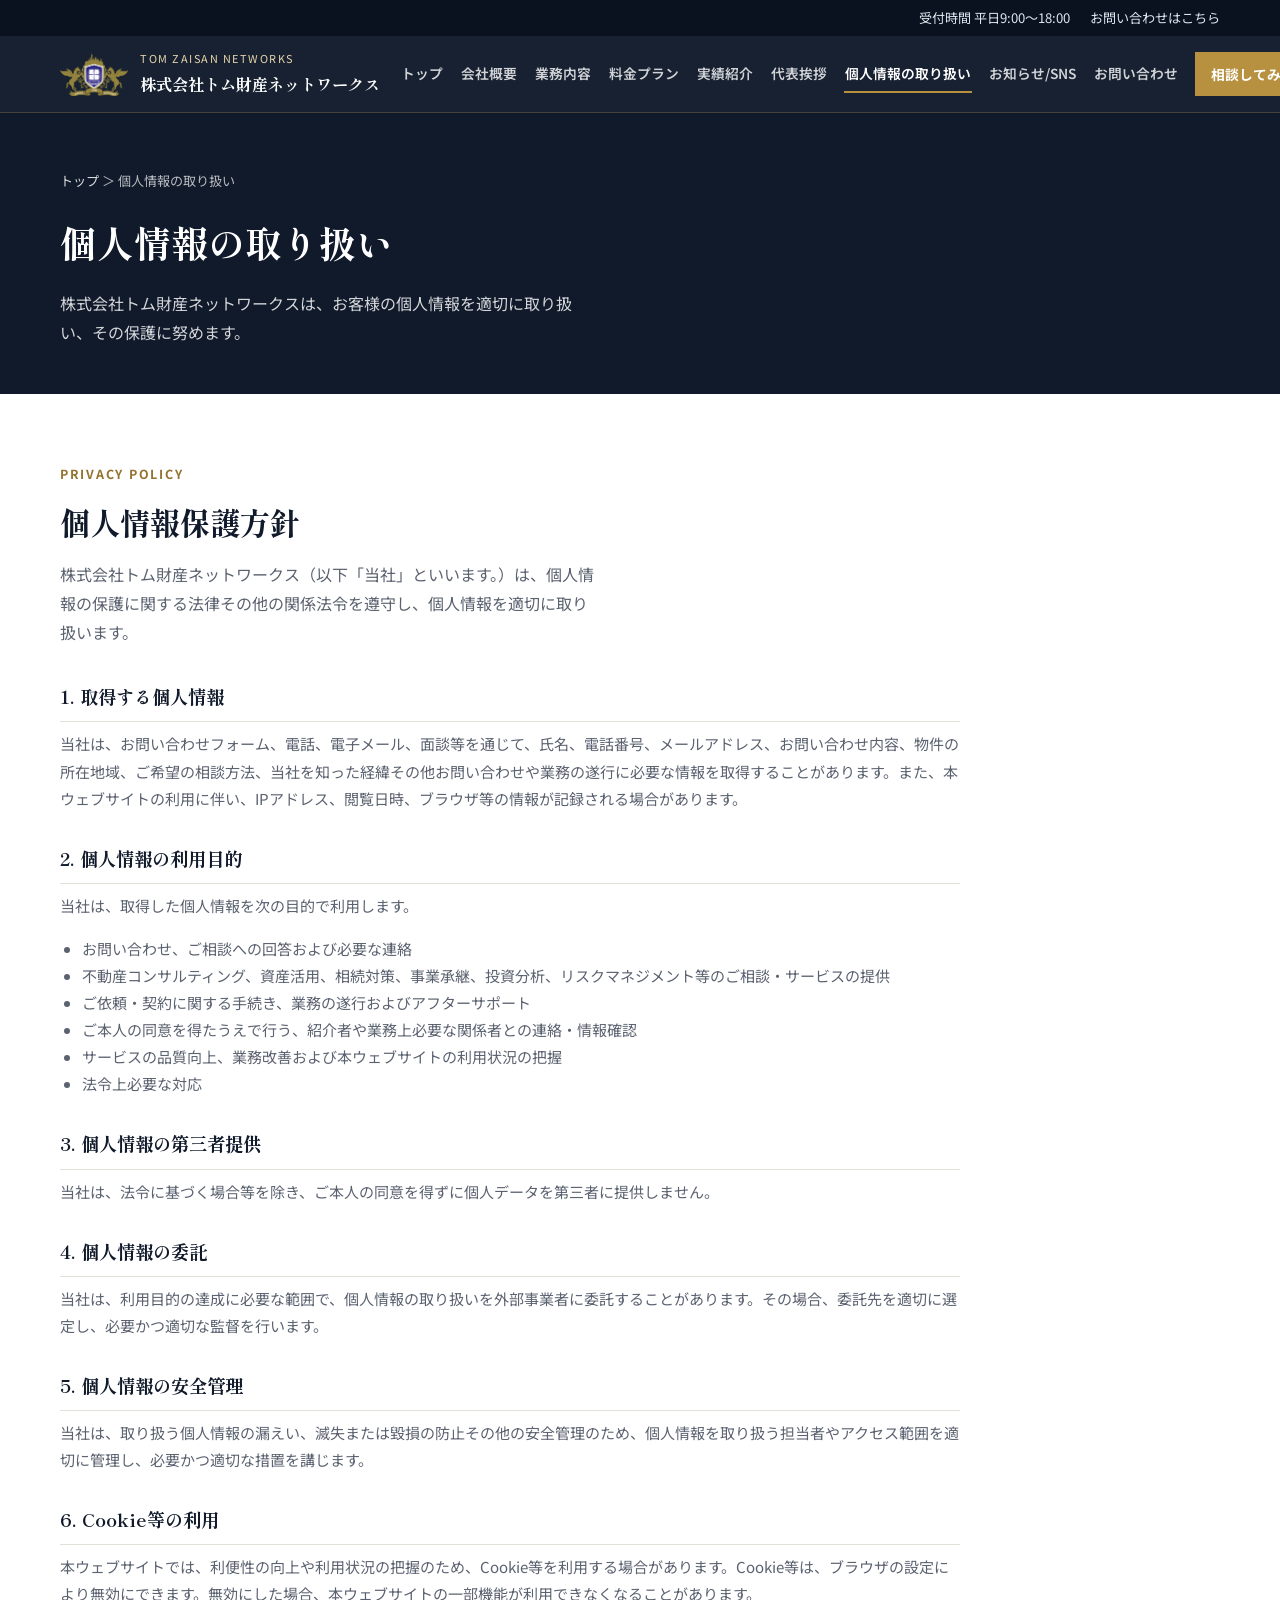
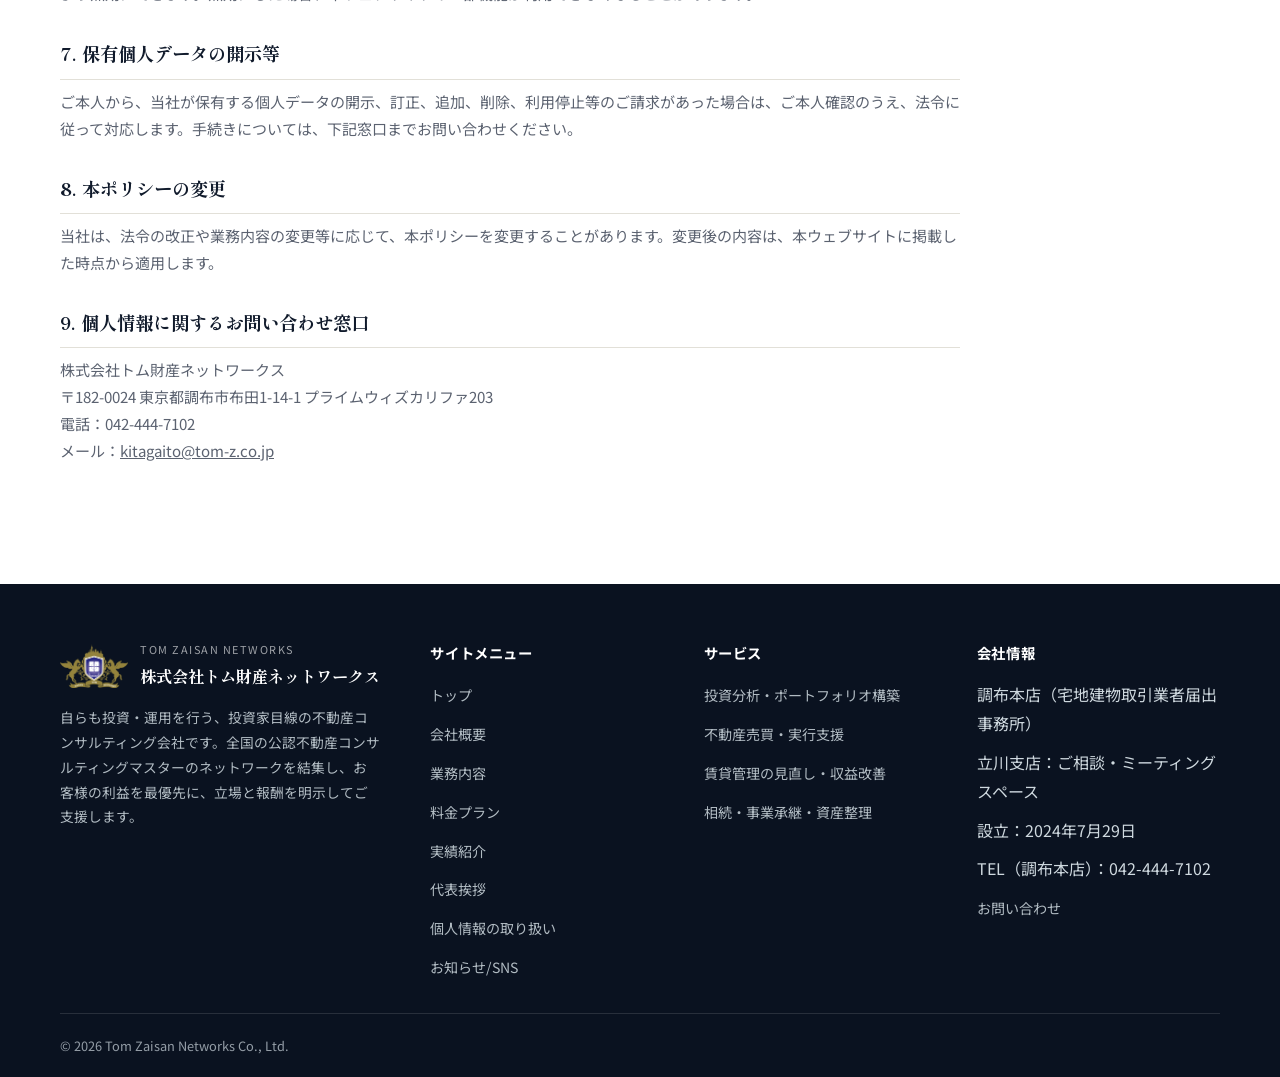
<file: privacy.html>
<!doctype html>
<html lang="ja">
  <head>
    <meta charset="utf-8" />
    <meta name="viewport" content="width=device-width, initial-scale=1" />
    <meta name="description" content="株式会社トム財産ネットワークスにおける個人情報の取り扱いについてご案内します。" />
    <title>個人情報の取り扱い｜株式会社トム財産ネットワークス</title>
    <link rel="preconnect" href="https://fonts.googleapis.com" />
    <link rel="preconnect" href="https://fonts.gstatic.com" crossorigin />
    <link
      href="https://fonts.googleapis.com/css2?family=Shippori+Mincho:wght@500;600;700;800&family=Noto+Sans+JP:wght@400;500;600;700;800&family=Inter:wght@400;600;700;800&display=swap"
      rel="stylesheet"
    />
    <link rel="stylesheet" href="styles.css" />
  </head>
  <body>
    <div class="topbar">
      <div class="wrap">
        <span>受付時間 平日9:00〜18:00</span>
        <a href="contact.html">お問い合わせはこちら</a>
      </div>
    </div>

    <header class="site-header">
      <div class="wrap header-inner">
        <a class="brand-link" href="index.html" aria-label="株式会社トム財産ネットワークス トップへ戻る">
          <div class="brand-mark" aria-hidden="true">
            <img src="images/TOMrogo.png" alt="" />
          </div>
          <div class="brand-text">
            <p class="brand-en">Tom Zaisan Networks</p>
            <p class="brand-ja">株式会社トム財産ネットワークス</p>
          </div>
        </a>
        <div class="header-actions">
          <nav id="site-nav" class="site-nav">
            <a href="index.html">トップ</a>
            <a href="company.html">会社概要</a>
            <a href="service.html">業務内容</a>
            <a href="pricing.html">料金プラン</a>
            <a href="case-study.html">実績紹介</a>
            <a href="profile.html">代表挨拶</a>
            <a href="privacy.html" aria-current="page">個人情報の取り扱い</a>
            <a href="news.html">お知らせ/SNS</a>
            <a href="contact.html">お問い合わせ</a>
          </nav>
          <a class="header-cta" href="contact.html">相談してみる</a>
          <button class="nav-toggle" type="button" aria-expanded="false" aria-controls="site-nav">
            <span></span><span></span><span></span>
            <span class="sr-only">メニューを開く</span>
          </button>
        </div>
      </div>
    </header>

    <main>
      <section class="page-hero">
        <div class="wrap">
          <p class="breadcrumb"><a href="index.html">トップ</a> ＞ 個人情報の取り扱い</p>
          <h1>個人情報の取り扱い</h1>
          <p class="lead">株式会社トム財産ネットワークスは、お客様の個人情報を適切に取り扱い、その保護に努めます。</p>
        </div>
      </section>

      <section class="section reveal">
        <div class="wrap">
          <div class="section-head">
            <div>
              <span class="section-tag">Privacy Policy</span>
              <h2>個人情報保護方針</h2>
              <p>株式会社トム財産ネットワークス（以下「当社」といいます。）は、個人情報の保護に関する法律その他の関係法令を遵守し、個人情報を適切に取り扱います。</p>
            </div>
          </div>

          <div class="policy-content">
            <h3>1. 取得する個人情報</h3>
            <p>当社は、お問い合わせフォーム、電話、電子メール、面談等を通じて、氏名、電話番号、メールアドレス、お問い合わせ内容、物件の所在地域、ご希望の相談方法、当社を知った経緯その他お問い合わせや業務の遂行に必要な情報を取得することがあります。また、本ウェブサイトの利用に伴い、IPアドレス、閲覧日時、ブラウザ等の情報が記録される場合があります。</p>

            <h3>2. 個人情報の利用目的</h3>
            <p>当社は、取得した個人情報を次の目的で利用します。</p>
            <ul>
              <li>お問い合わせ、ご相談への回答および必要な連絡</li>
              <li>不動産コンサルティング、資産活用、相続対策、事業承継、投資分析、リスクマネジメント等のご相談・サービスの提供</li>
              <li>ご依頼・契約に関する手続き、業務の遂行およびアフターサポート</li>
              <li>ご本人の同意を得たうえで行う、紹介者や業務上必要な関係者との連絡・情報確認</li>
              <li>サービスの品質向上、業務改善および本ウェブサイトの利用状況の把握</li>
              <li>法令上必要な対応</li>
            </ul>

            <h3>3. 個人情報の第三者提供</h3>
            <p>当社は、法令に基づく場合等を除き、ご本人の同意を得ずに個人データを第三者に提供しません。</p>

            <h3>4. 個人情報の委託</h3>
            <p>当社は、利用目的の達成に必要な範囲で、個人情報の取り扱いを外部事業者に委託することがあります。その場合、委託先を適切に選定し、必要かつ適切な監督を行います。</p>

            <h3>5. 個人情報の安全管理</h3>
            <p>当社は、取り扱う個人情報の漏えい、滅失または毀損の防止その他の安全管理のため、個人情報を取り扱う担当者やアクセス範囲を適切に管理し、必要かつ適切な措置を講じます。</p>

            <h3>6. Cookie等の利用</h3>
            <p>本ウェブサイトでは、利便性の向上や利用状況の把握のため、Cookie等を利用する場合があります。Cookie等は、ブラウザの設定により無効にできます。無効にした場合、本ウェブサイトの一部機能が利用できなくなることがあります。</p>

            <h3>7. 保有個人データの開示等</h3>
            <p>ご本人から、当社が保有する個人データの開示、訂正、追加、削除、利用停止等のご請求があった場合は、ご本人確認のうえ、法令に従って対応します。手続きについては、下記窓口までお問い合わせください。</p>

            <h3>8. 本ポリシーの変更</h3>
            <p>当社は、法令の改正や業務内容の変更等に応じて、本ポリシーを変更することがあります。変更後の内容は、本ウェブサイトに掲載した時点から適用します。</p>

            <h3>9. 個人情報に関するお問い合わせ窓口</h3>
            <p>
              株式会社トム財産ネットワークス<br />
              〒182-0024 東京都調布市布田1-14-1 プライムウィズカリファ203<br />
              電話：042-444-7102<br />
              メール：<a href="mailto:kitagaito@tom-z.co.jp">kitagaito@tom-z.co.jp</a>
            </p>
          </div>
        </div>
      </section>
    </main>

    <footer class="site-footer">
      <div class="wrap footer-grid">
        <div class="footer-col footer-brand">
          <a class="brand-link" href="index.html" style="color:#fff;">
            <div class="brand-mark" aria-hidden="true">
              <img src="images/TOMrogo.png" alt="" />
            </div>
            <div class="brand-text">
              <p class="brand-en" style="color:rgba(255,255,255,0.6);">Tom Zaisan Networks</p>
              <p class="brand-ja" style="color:#fff;">株式会社トム財産ネットワークス</p>
            </div>
          </a>
          <p>自らも投資・運用を行う、投資家目線の不動産コンサルティング会社です。全国の公認不動産コンサルティングマスターのネットワークを結集し、お客様の利益を最優先に、立場と報酬を明示してご支援します。</p>
        </div>
        <div class="footer-col">
          <h4>サイトメニュー</h4>
          <ul>
            <li><a href="index.html">トップ</a></li>
            <li><a href="company.html">会社概要</a></li>
            <li><a href="service.html">業務内容</a></li>
            <li><a href="pricing.html">料金プラン</a></li>
            <li><a href="case-study.html">実績紹介</a></li>
            <li><a href="profile.html">代表挨拶</a></li>
            <li><a href="privacy.html" aria-current="page">個人情報の取り扱い</a></li>
            <li><a href="news.html">お知らせ/SNS</a></li>
          </ul>
        </div>
        <div class="footer-col">
          <h4>サービス</h4>
          <ul>
            <li><a href="service.html#investment">投資分析・ポートフォリオ構築</a></li>
            <li><a href="service.html#sales">不動産売買・実行支援</a></li>
            <li><a href="service.html#management">賃貸管理の見直し・収益改善</a></li>
            <li><a href="service.html#succession">相続・事業承継・資産整理</a></li>
          </ul>
        </div>
        <div class="footer-col">
          <h4>会社情報</h4>
          <ul>
            <li>調布本店（宅地建物取引業者届出事務所）</li>
            <li>立川支店：ご相談・ミーティングスペース</li>
            <li>設立：2024年7月29日</li>
            <li>TEL（調布本店）：042-444-7102</li>
            <li><a href="contact.html">お問い合わせ</a></li>
          </ul>
        </div>
      </div>
      <div class="wrap footer-bottom">
        <span>&copy; 2026 Tom Zaisan Networks Co., Ltd.</span>
      </div>
    </footer>

    <script src="script.js"></script>
  </body>
</html>
</file>
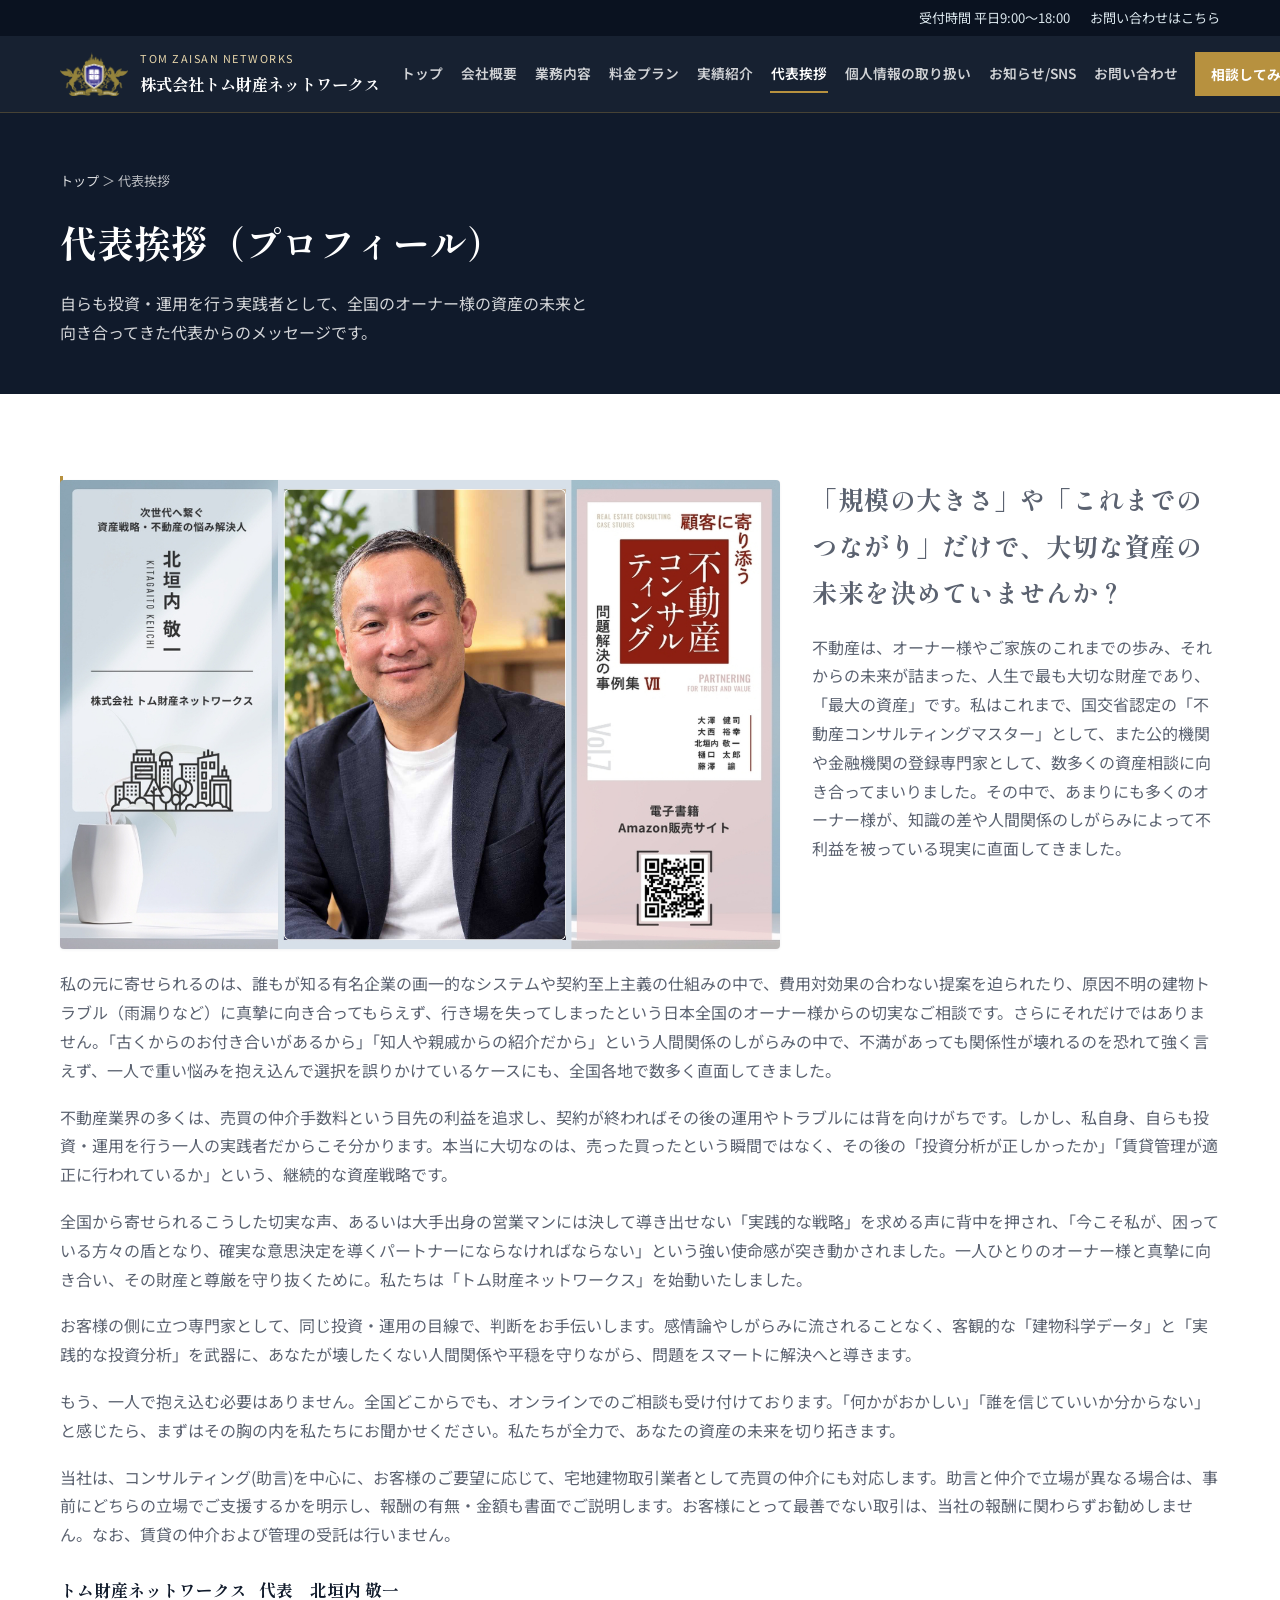
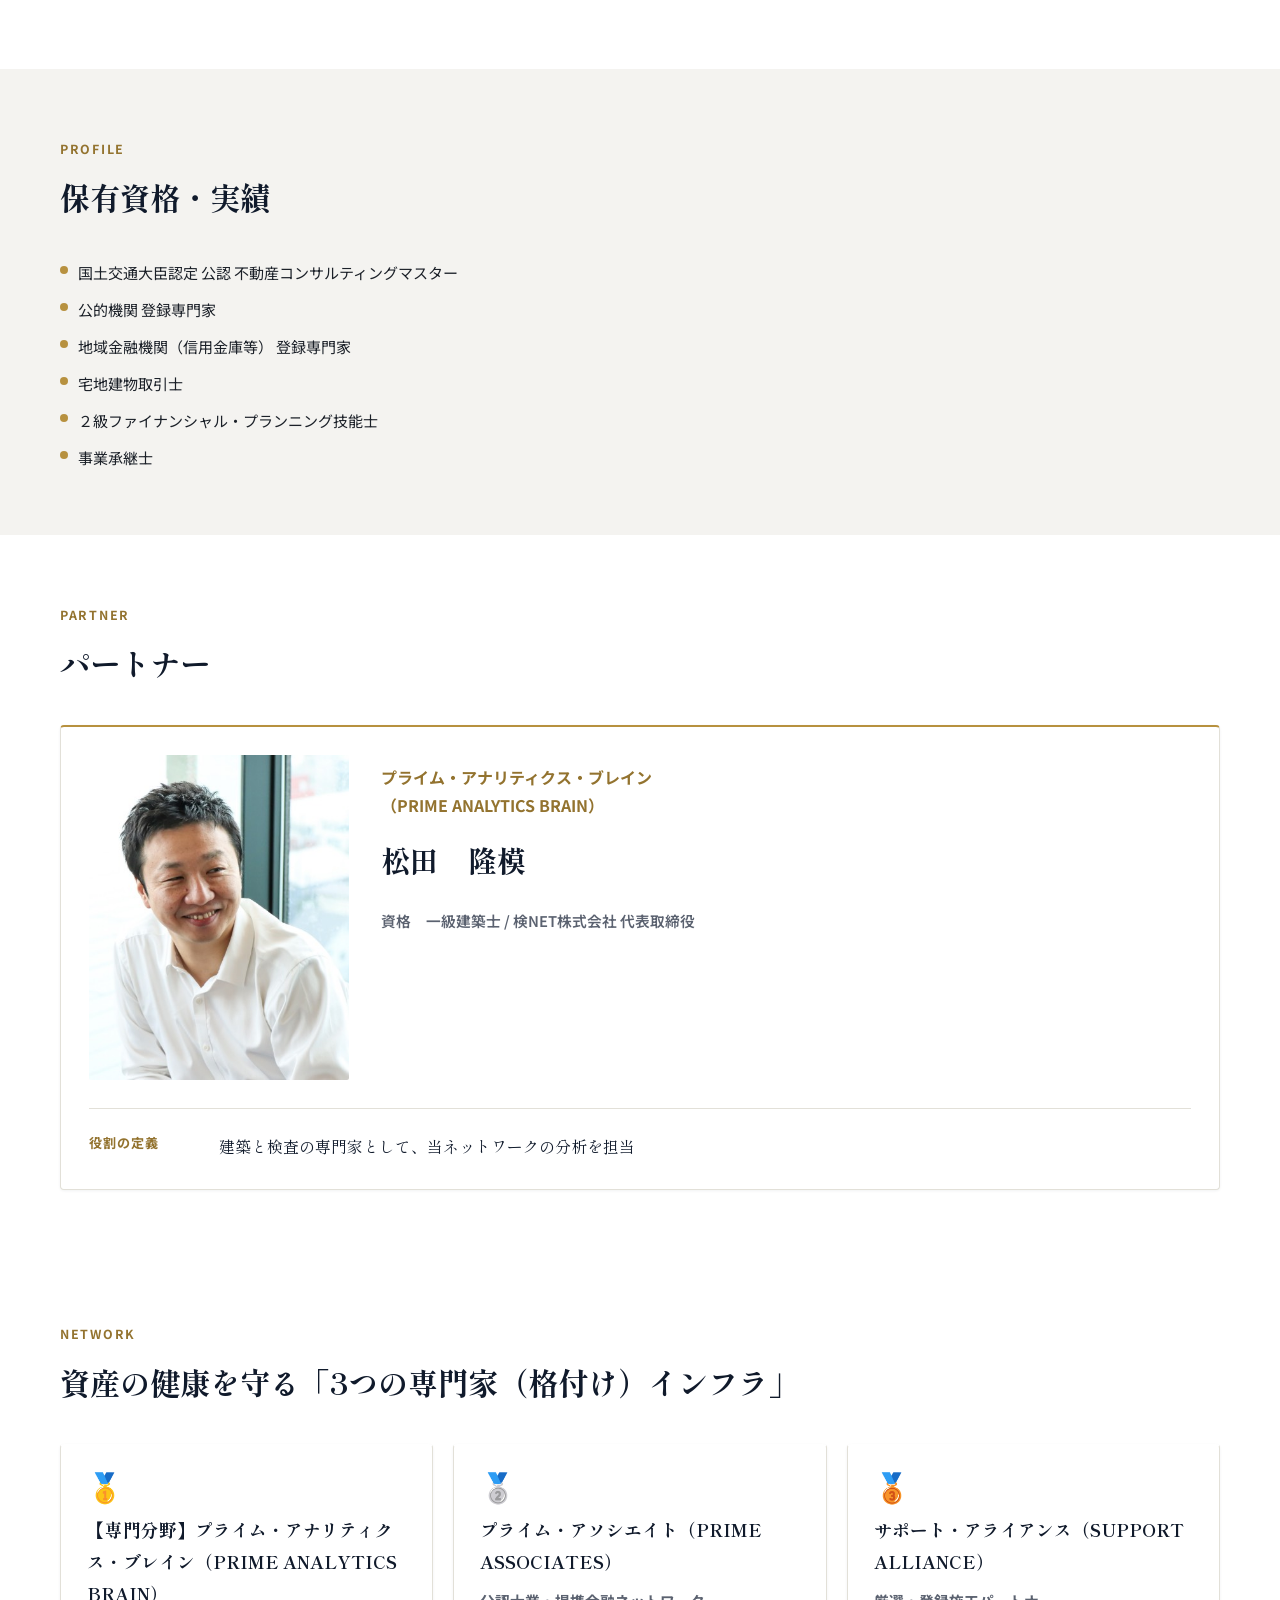
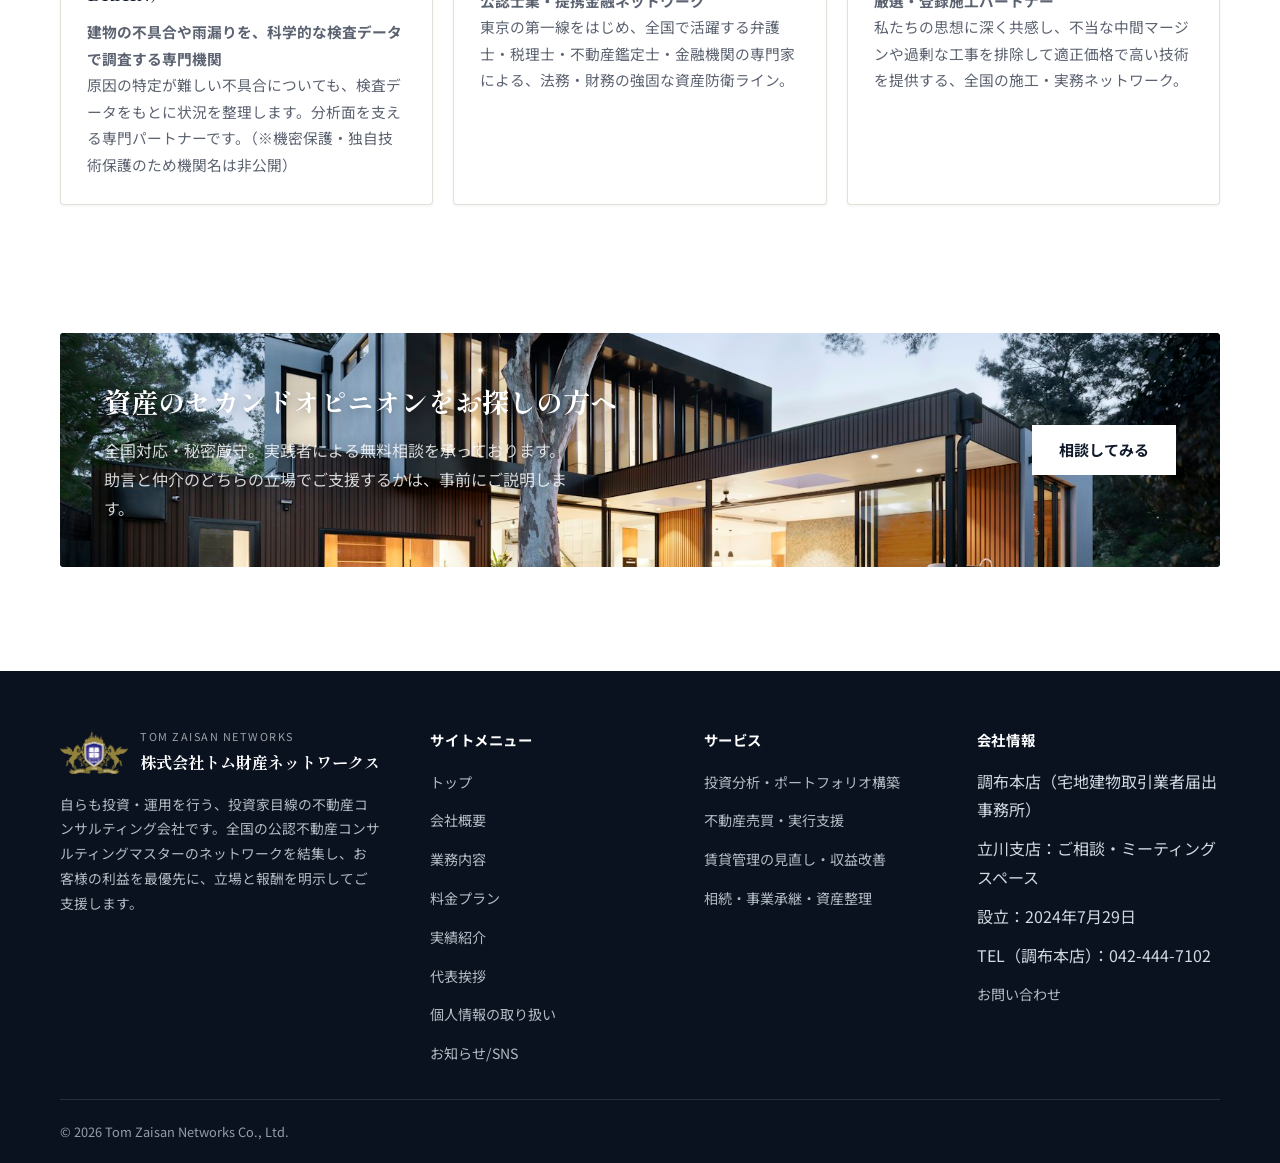
<file: profile.html>
<!doctype html>
<html lang="ja">
  <head>
    <meta charset="utf-8" />
    <meta name="viewport" content="width=device-width, initial-scale=1" />
    <meta
      name="description"
      content="株式会社トム財産ネットワークス 代表による代表挨拶（プロフィール）ページです。実践派の不動産コンサルタントとしての想いと保有資格・実績をご紹介します。"
    />
    <title>代表挨拶（プロフィール）｜株式会社トム財産ネットワークス</title>
    <link rel="preconnect" href="https://fonts.googleapis.com" />
    <link rel="preconnect" href="https://fonts.gstatic.com" crossorigin />
    <link
      href="https://fonts.googleapis.com/css2?family=Shippori+Mincho:wght@500;600;700;800&family=Noto+Sans+JP:wght@400;500;600;700;800&family=Inter:wght@400;600;700;800&display=swap"
      rel="stylesheet"
    />
    <link rel="stylesheet" href="styles.css" />
  </head>
  <body>
    <div class="topbar">
      <div class="wrap">
        <span>受付時間 平日9:00〜18:00</span>
        <a href="contact.html">お問い合わせはこちら</a>
      </div>
    </div>

    <header class="site-header">
      <div class="wrap header-inner">
        <a class="brand-link" href="index.html" aria-label="株式会社トム財産ネットワークス トップへ戻る">
          <div class="brand-mark" aria-hidden="true">
            <img src="images/TOMrogo.png" alt="" />
          </div>
          <div class="brand-text">
            <p class="brand-en">Tom Zaisan Networks</p>
            <p class="brand-ja">株式会社トム財産ネットワークス</p>
          </div>
        </a>
        <div class="header-actions">
          <nav id="site-nav" class="site-nav">
            <a href="index.html">トップ</a>
            <a href="company.html">会社概要</a>
            <a href="service.html">業務内容</a>
            <a href="pricing.html">料金プラン</a>
            <a href="case-study.html">実績紹介</a>
            <a href="profile.html" aria-current="page">代表挨拶</a>
            <a href="privacy.html">個人情報の取り扱い</a>
            <a href="news.html">お知らせ/SNS</a>
            <a href="contact.html">お問い合わせ</a>
          </nav>
          <a class="header-cta" href="contact.html">相談してみる</a>
          <button class="nav-toggle" type="button" aria-expanded="false" aria-controls="site-nav">
            <span></span><span></span><span></span>
            <span class="sr-only">メニューを開く</span>
          </button>
        </div>
      </div>
    </header>

    <main>
      <section class="page-hero">
        <div class="wrap">
          <p class="breadcrumb"><a href="index.html">トップ</a> ＞ 代表挨拶</p>
          <h1>代表挨拶（プロフィール）</h1>
          <p class="lead">自らも投資・運用を行う実践者として、全国のオーナー様の資産の未来と向き合ってきた代表からのメッセージです。</p>
        </div>
      </section>

      <section class="section reveal">
        <div class="wrap">
          <div class="message-banner">
            <div class="profile-banner-image">
              <img
                src="images/profile-full-portrait.jpg"
                alt="代表 北垣内敬一のプロフィールカードと著書『顧客に寄り添う不動産コンサルティングⅦ』"
                loading="lazy"
              />
            </div>
            <div class="message-body">
              <p class="message-quote">
                「規模の大きさ」や「これまでのつながり」だけで、大切な資産の未来を決めていませんか？
              </p>
              <p>
                不動産は、オーナー様やご家族のこれまでの歩み、それからの未来が詰まった、人生で最も大切な財産であり、「最大の資産」です。私はこれまで、国交省認定の「不動産コンサルティングマスター」として、また公的機関や金融機関の登録専門家として、数多くの資産相談に向き合ってまいりました。その中で、あまりにも多くのオーナー様が、知識の差や人間関係のしがらみによって不利益を被っている現実に直面してきました。
              </p>
              <p class="message-paragraph-wide">
                私の元に寄せられるのは、誰もが知る有名企業の画一的なシステムや契約至上主義の仕組みの中で、費用対効果の合わない提案を迫られたり、原因不明の建物トラブル（雨漏りなど）に真摯に向き合ってもらえず、行き場を失ってしまったという日本全国のオーナー様からの切実なご相談です。さらにそれだけではありません。「古くからのお付き合いがあるから」「知人や親戚からの紹介だから」という人間関係のしがらみの中で、不満があっても関係性が壊れるのを恐れて強く言えず、一人で重い悩みを抱え込んで選択を誤りかけているケースにも、全国各地で数多く直面してきました。
              </p>
              <p>
                不動産業界の多くは、売買の仲介手数料という目先の利益を追求し、契約が終わればその後の運用やトラブルには背を向けがちです。しかし、私自身、自らも投資・運用を行う一人の実践者だからこそ分かります。本当に大切なのは、売った買ったという瞬間ではなく、その後の「投資分析が正しかったか」「賃貸管理が適正に行われているか」という、継続的な資産戦略です。
              </p>
              <p>
                全国から寄せられるこうした切実な声、あるいは大手出身の営業マンには決して導き出せない「実践的な戦略」を求める声に背中を押され、「今こそ私が、困っている方々の盾となり、確実な意思決定を導くパートナーにならなければならない」という強い使命感が突き動かされました。一人ひとりのオーナー様と真摯に向き合い、その財産と尊厳を守り抜くために。私たちは「トム財産ネットワークス」を始動いたしました。
              </p>
              <p>
                お客様の側に立つ専門家として、同じ投資・運用の目線で、判断をお手伝いします。感情論やしがらみに流されることなく、客観的な「建物科学データ」と「実践的な投資分析」を武器に、あなたが壊したくない人間関係や平穏を守りながら、問題をスマートに解決へと導きます。
              </p>
              <p>
                もう、一人で抱え込む必要はありません。全国どこからでも、オンラインでのご相談も受け付けております。「何かがおかしい」「誰を信じていいか分からない」と感じたら、まずはその胸の内を私たちにお聞かせください。私たちが全力で、あなたの資産の未来を切り拓きます。
              </p>
              <p>
                当社は、コンサルティング(助言)を中心に、お客様のご要望に応じて、宅地建物取引業者として売買の仲介にも対応します。助言と仲介で立場が異なる場合は、事前にどちらの立場でご支援するかを明示し、報酬の有無・金額も書面でご説明します。お客様にとって最善でない取引は、当社の報酬に関わらずお勧めしません。なお、賃貸の仲介および管理の受託は行いません。
              </p>
              <p class="message-signature">
                <strong>トム財産ネットワークス</strong>
                <strong>代表　北垣内 敬一</strong>
              </p>
            </div>
          </div>
        </div>
      </section>

      <section class="section section-alt reveal">
        <div class="wrap">
          <div class="section-head">
            <div>
              <span class="section-tag">Profile</span>
              <h2>保有資格・実績</h2>
            </div>
          </div>
          <ul class="about-list">
            <li>国土交通大臣認定 公認 不動産コンサルティングマスター</li>
            <li>公的機関 登録専門家</li>
            <li>地域金融機関（信用金庫等） 登録専門家</li>
            <li>宅地建物取引士</li>
            <li>２級ファイナンシャル・プランニング技能士</li>
            <li>事業承継士</li>
          </ul>
        </div>
      </section>

      <section class="section partner-section reveal">
        <div class="wrap">
          <div class="section-head">
            <div>
              <span class="section-tag">Partner</span>
              <h2>パートナー</h2>
            </div>
          </div>
          <article class="partner-card">
            <div class="partner-card-main">
              <div class="partner-photo">
                <img
                  src="images/S__982335491.jpg"
                  alt="プライム・アナリティクス・ブレイン 松田隆模"
                  loading="lazy"
                />
              </div>
              <div class="partner-profile">
                <p class="partner-company">プライム・アナリティクス・ブレイン<br />（PRIME ANALYTICS BRAIN）</p>
                <h3>松田　隆模</h3>
                <p class="partner-credentials">資格　一級建築士 / 検NET株式会社 代表取締役</p>
              </div>
            </div>
            <div class="partner-role">
              <span>役割の定義</span>
              <p>建築と検査の専門家として、当ネットワークの分析を担当</p>
            </div>
          </article>
        </div>
      </section>

      <section class="section reveal">
        <div class="wrap">
          <div class="section-head">
            <div>
              <span class="section-tag">Network</span>
              <h2>資産の健康を守る「3つの専門家（格付け）インフラ」</h2>
            </div>
          </div>
          <div class="grid-3">
            <article class="card">
              <span class="rank-badge" aria-hidden="true">🥇</span>
              <h3>【専門分野】プライム・アナリティクス・ブレイン（PRIME ANALYTICS BRAIN）</h3>
              <p class="card-subtitle">建物の不具合や雨漏りを、科学的な検査データで調査する専門機関</p>
              <p>原因の特定が難しい不具合についても、検査データをもとに状況を整理します。分析面を支える専門パートナーです。（※機密保護・独自技術保護のため機関名は非公開）</p>
            </article>
            <article class="card">
              <span class="rank-badge" aria-hidden="true">🥈</span>
              <h3>プライム・アソシエイト（PRIME ASSOCIATES）</h3>
              <p class="card-subtitle">公認士業・提携金融ネットワーク</p>
              <p>東京の第一線をはじめ、全国で活躍する弁護士・税理士・不動産鑑定士・金融機関の専門家による、法務・財務の強固な資産防衛ライン。</p>
            </article>
            <article class="card">
              <span class="rank-badge" aria-hidden="true">🥉</span>
              <h3>サポート・アライアンス（SUPPORT ALLIANCE）</h3>
              <p class="card-subtitle">厳選・登録施工パートナー</p>
              <p>私たちの思想に深く共感し、不当な中間マージンや過剰な工事を排除して適正価格で高い技術を提供する、全国の施工・実務ネットワーク。</p>
            </article>
          </div>
        </div>
      </section>

      <section class="section reveal">
        <div class="wrap">
          <div class="cta-banner cta-banner--photo">
            <img
              src="images/unsplash-dusk-house.jpg"
              alt="夜の住宅の外観イメージ写真"
              loading="lazy"
            />
            <div>
              <h2>資産のセカンドオピニオンをお探しの方へ</h2>
              <p>全国対応・秘密厳守。実践者による無料相談を承っております。助言と仲介のどちらの立場でご支援するかは、事前にご説明します。</p>
            </div>
            <div class="cta-actions">
              <a class="btn btn-primary" href="contact.html" style="background:#fff;color:var(--primary);">相談してみる</a>
            </div>
          </div>
        </div>
      </section>
    </main>

    <footer class="site-footer">
      <div class="wrap footer-grid">
        <div class="footer-col footer-brand">
          <a class="brand-link" href="index.html" style="color:#fff;">
            <div class="brand-mark" aria-hidden="true">
              <img src="images/TOMrogo.png" alt="" />
            </div>
            <div class="brand-text">
              <p class="brand-en" style="color:rgba(255,255,255,0.6);">Tom Zaisan Networks</p>
              <p class="brand-ja" style="color:#fff;">株式会社トム財産ネットワークス</p>
            </div>
          </a>
          <p>自らも投資・運用を行う、投資家目線の不動産コンサルティング会社です。全国の公認不動産コンサルティングマスターのネットワークを結集し、お客様の利益を最優先に、立場と報酬を明示してご支援します。</p>
        </div>
        <div class="footer-col">
          <h4>サイトメニュー</h4>
          <ul>
            <li><a href="index.html">トップ</a></li>
            <li><a href="company.html">会社概要</a></li>
            <li><a href="service.html">業務内容</a></li>
            <li><a href="pricing.html">料金プラン</a></li>
            <li><a href="case-study.html">実績紹介</a></li>
            <li><a href="profile.html">代表挨拶</a></li>
            <li><a href="privacy.html">個人情報の取り扱い</a></li>
            <li><a href="news.html">お知らせ/SNS</a></li>
          </ul>
        </div>
        <div class="footer-col">
          <h4>サービス</h4>
          <ul>
            <li><a href="service.html#investment">投資分析・ポートフォリオ構築</a></li>
            <li><a href="service.html#sales">不動産売買・実行支援</a></li>
            <li><a href="service.html#management">賃貸管理の見直し・収益改善</a></li>
            <li><a href="service.html#succession">相続・事業承継・資産整理</a></li>
          </ul>
        </div>
        <div class="footer-col">
          <h4>会社情報</h4>
          <ul>
            <li>調布本店（宅地建物取引業者届出事務所）</li>
            <li>立川支店：ご相談・ミーティングスペース</li>
            <li>設立：2024年7月29日</li>
            <li>TEL（調布本店）：042-444-7102</li>
            <li><a href="contact.html">お問い合わせ</a></li>
          </ul>
        </div>
      </div>
      <div class="wrap footer-bottom">
        <span>&copy; 2026 Tom Zaisan Networks Co., Ltd.</span>
      </div>
    </footer>

    <script src="script.js"></script>
  </body>
</html>
</file>
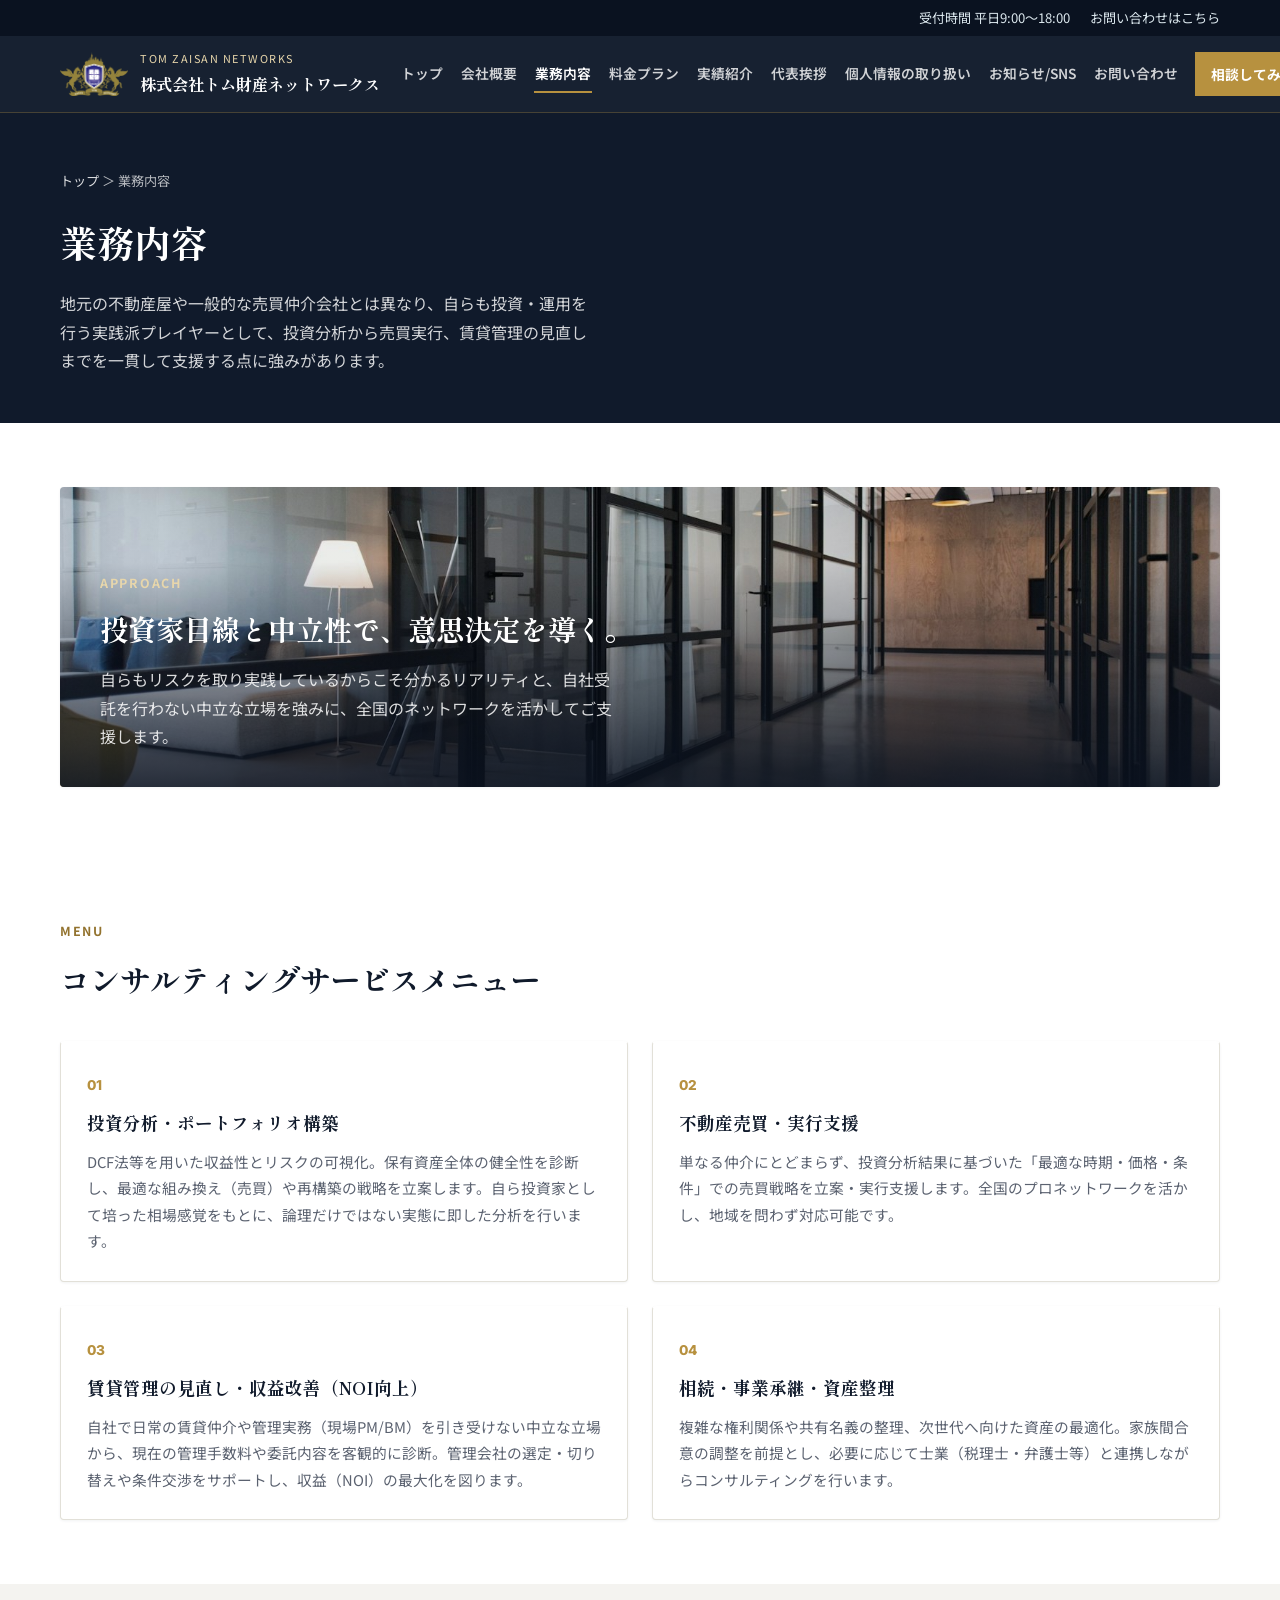
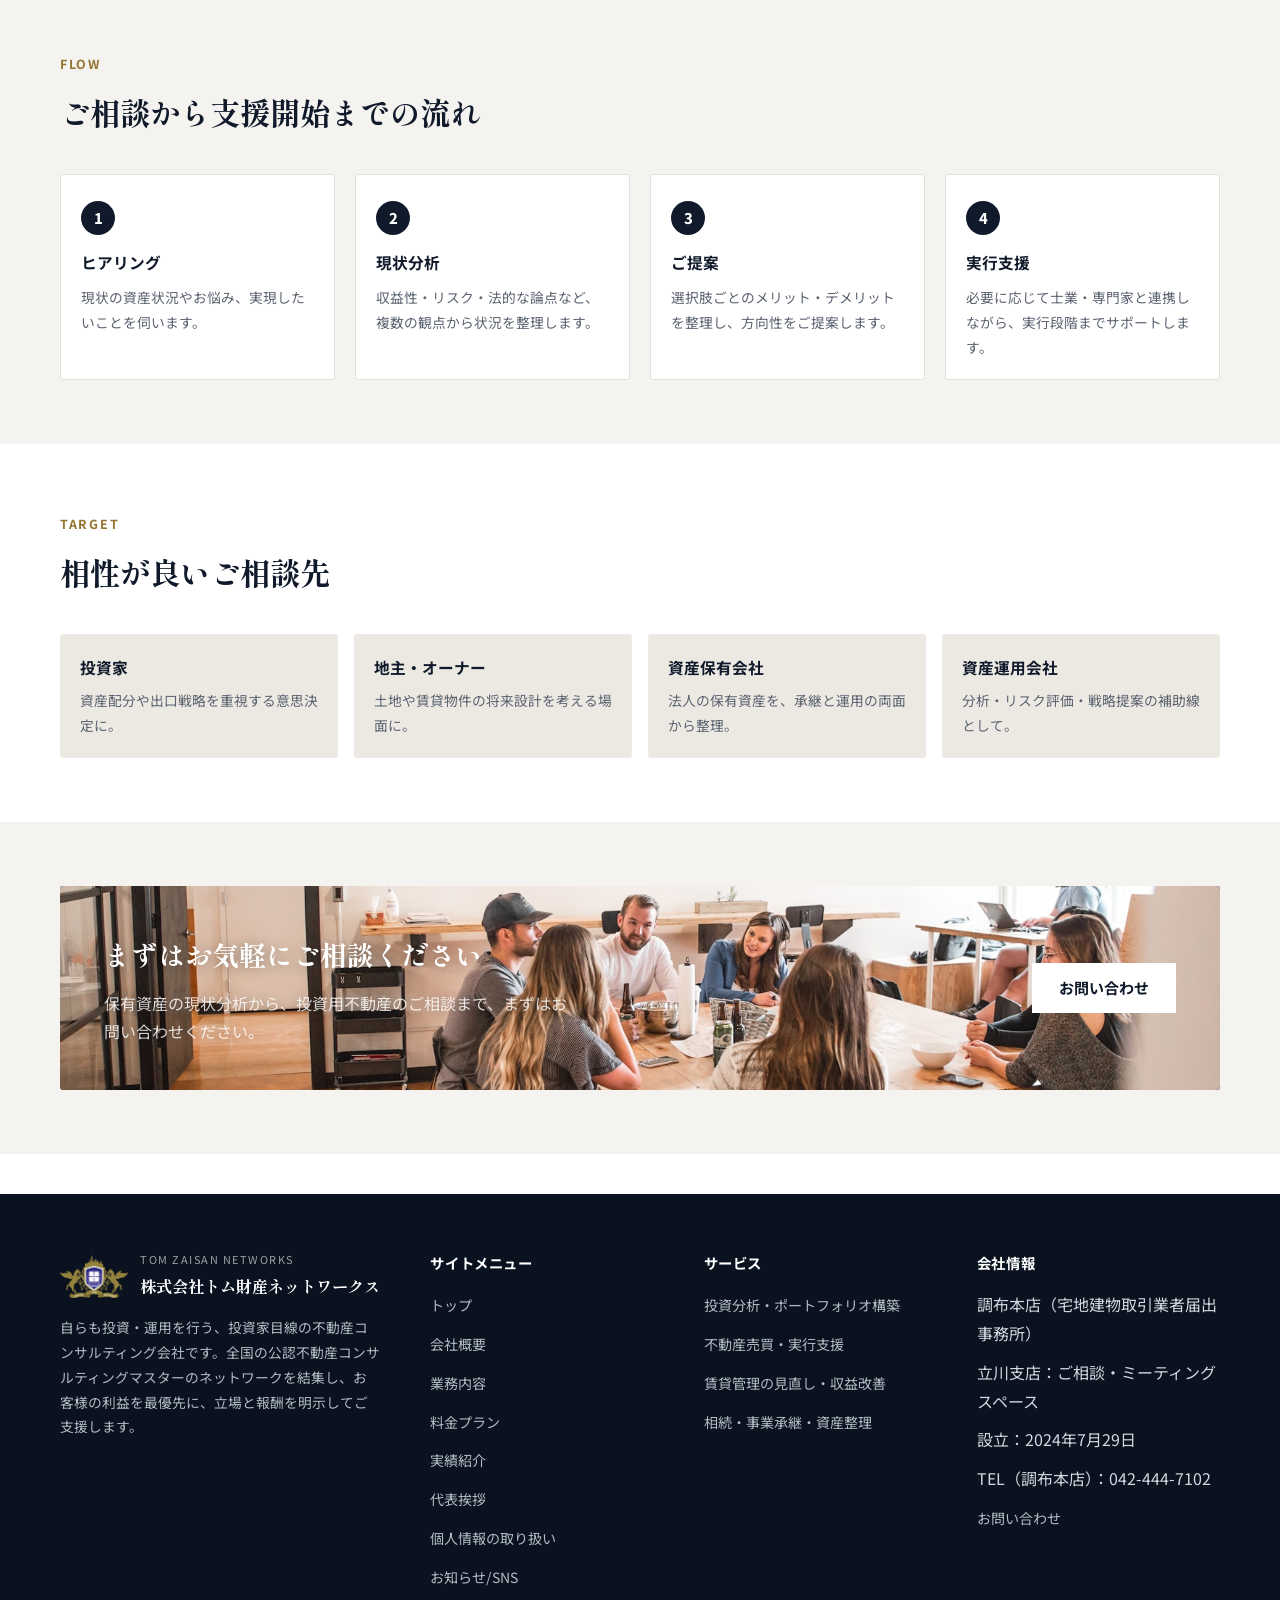
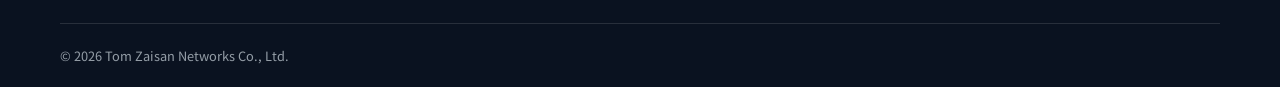
<file: service.html>
<!doctype html>
<html lang="ja">
  <head>
    <meta charset="utf-8" />
    <meta name="viewport" content="width=device-width, initial-scale=1" />
    <meta name="description" content="株式会社トム財産ネットワークスの業務内容ページです。資産活用、相続対策、投資分析などのコンサルティングメニューをご紹介します。" />
    <title>業務内容｜株式会社トム財産ネットワークス</title>
    <link rel="preconnect" href="https://fonts.googleapis.com" />
    <link rel="preconnect" href="https://fonts.gstatic.com" crossorigin />
    <link
      href="https://fonts.googleapis.com/css2?family=Shippori+Mincho:wght@500;600;700;800&family=Noto+Sans+JP:wght@400;500;600;700;800&family=Inter:wght@400;600;700;800&display=swap"
      rel="stylesheet"
    />
    <link rel="stylesheet" href="styles.css" />
  </head>
  <body>
    <div class="topbar">
      <div class="wrap">
        <span>受付時間 平日9:00〜18:00</span>
        <a href="contact.html">お問い合わせはこちら</a>
      </div>
    </div>

    <header class="site-header">
      <div class="wrap header-inner">
        <a class="brand-link" href="index.html" aria-label="株式会社トム財産ネットワークス トップへ戻る">
          <div class="brand-mark" aria-hidden="true">
            <img src="images/TOMrogo.png" alt="" />
          </div>
          <div class="brand-text">
            <p class="brand-en">Tom Zaisan Networks</p>
            <p class="brand-ja">株式会社トム財産ネットワークス</p>
          </div>
        </a>
        <div class="header-actions">
          <nav id="site-nav" class="site-nav">
            <a href="index.html">トップ</a>
            <a href="company.html">会社概要</a>
            <a href="service.html" aria-current="page">業務内容</a>
            <a href="pricing.html">料金プラン</a>
            <a href="case-study.html">実績紹介</a>
            <a href="profile.html">代表挨拶</a>
            <a href="privacy.html">個人情報の取り扱い</a>
            <a href="news.html">お知らせ/SNS</a>
            <a href="contact.html">お問い合わせ</a>
          </nav>
          <a class="header-cta" href="contact.html">相談してみる</a>
          <button class="nav-toggle" type="button" aria-expanded="false" aria-controls="site-nav">
            <span></span><span></span><span></span>
            <span class="sr-only">メニューを開く</span>
          </button>
        </div>
      </div>
    </header>

    <main>
      <section class="page-hero">
        <div class="wrap">
          <p class="breadcrumb"><a href="index.html">トップ</a> ＞ 業務内容</p>
          <h1>業務内容</h1>
          <p class="lead">地元の不動産屋や一般的な売買仲介会社とは異なり、自らも投資・運用を行う実践派プレイヤーとして、投資分析から売買実行、賃貸管理の見直しまでを一貫して支援する点に強みがあります。</p>
        </div>
      </section>

      <section class="section reveal">
        <div class="wrap">
          <div class="photo-banner">
            <img
              src="images/unsplash-consulting.jpg"
              alt="都心の高層ビル群（イメージ写真）"
              loading="lazy"
            />
            <div class="photo-banner-content">
              <span class="section-tag">Approach</span>
              <h2>投資家目線と中立性で、意思決定を導く。</h2>
              <p>自らもリスクを取り実践しているからこそ分かるリアリティと、自社受託を行わない中立な立場を強みに、全国のネットワークを活かしてご支援します。</p>
            </div>
          </div>
        </div>
      </section>

      <section class="section reveal">
        <div class="wrap">
          <div class="section-head">
            <div>
              <span class="section-tag">Menu</span>
              <h2>コンサルティングサービスメニュー</h2>
            </div>
          </div>
          <div class="grid-2">
            <article class="card" id="investment">
              <span class="card-index">01</span>
              <h3>投資分析・ポートフォリオ構築</h3>
              <p>DCF法等を用いた収益性とリスクの可視化。保有資産全体の健全性を診断し、最適な組み換え（売買）や再構築の戦略を立案します。自ら投資家として培った相場感覚をもとに、論理だけではない実態に即した分析を行います。</p>
            </article>
            <article class="card" id="sales">
              <span class="card-index">02</span>
              <h3>不動産売買・実行支援</h3>
              <p>単なる仲介にとどまらず、投資分析結果に基づいた「最適な時期・価格・条件」での売買戦略を立案・実行支援します。全国のプロネットワークを活かし、地域を問わず対応可能です。</p>
            </article>
            <article class="card" id="management">
              <span class="card-index">03</span>
              <h3>賃貸管理の見直し・収益改善（NOI向上）</h3>
              <p>自社で日常の賃貸仲介や管理実務（現場PM/BM）を引き受けない中立な立場から、現在の管理手数料や委託内容を客観的に診断。管理会社の選定・切り替えや条件交渉をサポートし、収益（NOI）の最大化を図ります。</p>
            </article>
            <article class="card" id="succession">
              <span class="card-index">04</span>
              <h3>相続・事業承継・資産整理</h3>
              <p>複雑な権利関係や共有名義の整理、次世代へ向けた資産の最適化。家族間合意の調整を前提とし、必要に応じて士業（税理士・弁護士等）と連携しながらコンサルティングを行います。</p>
            </article>
          </div>
        </div>
      </section>

      <section class="section section-alt reveal">
        <div class="wrap">
          <div class="section-head">
            <div>
              <span class="section-tag">Flow</span>
              <h2>ご相談から支援開始までの流れ</h2>
            </div>
          </div>
          <div class="steps">
            <div class="step">
              <h4>ヒアリング</h4>
              <p>現状の資産状況やお悩み、実現したいことを伺います。</p>
            </div>
            <div class="step">
              <h4>現状分析</h4>
              <p>収益性・リスク・法的な論点など、複数の観点から状況を整理します。</p>
            </div>
            <div class="step">
              <h4>ご提案</h4>
              <p>選択肢ごとのメリット・デメリットを整理し、方向性をご提案します。</p>
            </div>
            <div class="step">
              <h4>実行支援</h4>
              <p>必要に応じて士業・専門家と連携しながら、実行段階までサポートします。</p>
            </div>
          </div>
        </div>
      </section>

      <section class="section reveal">
        <div class="wrap">
          <div class="section-head">
            <div>
              <span class="section-tag">Target</span>
              <h2>相性が良いご相談先</h2>
            </div>
          </div>
          <div class="pill-grid">
            <article class="pill-card">
              <h4>投資家</h4>
              <p>資産配分や出口戦略を重視する意思決定に。</p>
            </article>
            <article class="pill-card">
              <h4>地主・オーナー</h4>
              <p>土地や賃貸物件の将来設計を考える場面に。</p>
            </article>
            <article class="pill-card">
              <h4>資産保有会社</h4>
              <p>法人の保有資産を、承継と運用の両面から整理。</p>
            </article>
            <article class="pill-card">
              <h4>資産運用会社</h4>
              <p>分析・リスク評価・戦略提案の補助線として。</p>
            </article>
          </div>
        </div>
      </section>

      <section class="section section-alt reveal">
        <div class="wrap">
          <div class="cta-banner cta-banner--photo">
            <img
              src="images/unsplash-property.jpg"
              alt="チームでの打ち合わせ風景（イメージ写真）"
              loading="lazy"
            />
            <div>
              <h2>まずはお気軽にご相談ください</h2>
              <p>保有資産の現状分析から、投資用不動産のご相談まで、まずはお問い合わせください。</p>
            </div>
            <div class="cta-actions">
              <a class="btn btn-primary" href="contact.html" style="background:#fff;color:var(--primary);">お問い合わせ</a>
            </div>
          </div>
        </div>
      </section>
    </main>

    <footer class="site-footer">
      <div class="wrap footer-grid">
        <div class="footer-col footer-brand">
          <a class="brand-link" href="index.html" style="color:#fff;">
            <div class="brand-mark" aria-hidden="true">
              <img src="images/TOMrogo.png" alt="" />
            </div>
            <div class="brand-text">
              <p class="brand-en" style="color:rgba(255,255,255,0.6);">Tom Zaisan Networks</p>
              <p class="brand-ja" style="color:#fff;">株式会社トム財産ネットワークス</p>
            </div>
          </a>
          <p>自らも投資・運用を行う、投資家目線の不動産コンサルティング会社です。全国の公認不動産コンサルティングマスターのネットワークを結集し、お客様の利益を最優先に、立場と報酬を明示してご支援します。</p>
        </div>
        <div class="footer-col">
          <h4>サイトメニュー</h4>
          <ul>
            <li><a href="index.html">トップ</a></li>
            <li><a href="company.html">会社概要</a></li>
            <li><a href="service.html">業務内容</a></li>
            <li><a href="pricing.html">料金プラン</a></li>
            <li><a href="case-study.html">実績紹介</a></li>
            <li><a href="profile.html">代表挨拶</a></li>
            <li><a href="privacy.html">個人情報の取り扱い</a></li>
            <li><a href="news.html">お知らせ/SNS</a></li>
          </ul>
        </div>
        <div class="footer-col">
          <h4>サービス</h4>
          <ul>
            <li><a href="service.html#investment">投資分析・ポートフォリオ構築</a></li>
            <li><a href="service.html#sales">不動産売買・実行支援</a></li>
            <li><a href="service.html#management">賃貸管理の見直し・収益改善</a></li>
            <li><a href="service.html#succession">相続・事業承継・資産整理</a></li>
          </ul>
        </div>
        <div class="footer-col">
          <h4>会社情報</h4>
          <ul>
            <li>調布本店（宅地建物取引業者届出事務所）</li>
            <li>立川支店：ご相談・ミーティングスペース</li>
            <li>設立：2024年7月29日</li>
            <li>TEL（調布本店）：042-444-7102</li>
            <li><a href="contact.html">お問い合わせ</a></li>
          </ul>
        </div>
      </div>
      <div class="wrap footer-bottom">
        <span>&copy; 2026 Tom Zaisan Networks Co., Ltd.</span>
      </div>
    </footer>

    <script src="script.js"></script>
  </body>
</html>
</file>
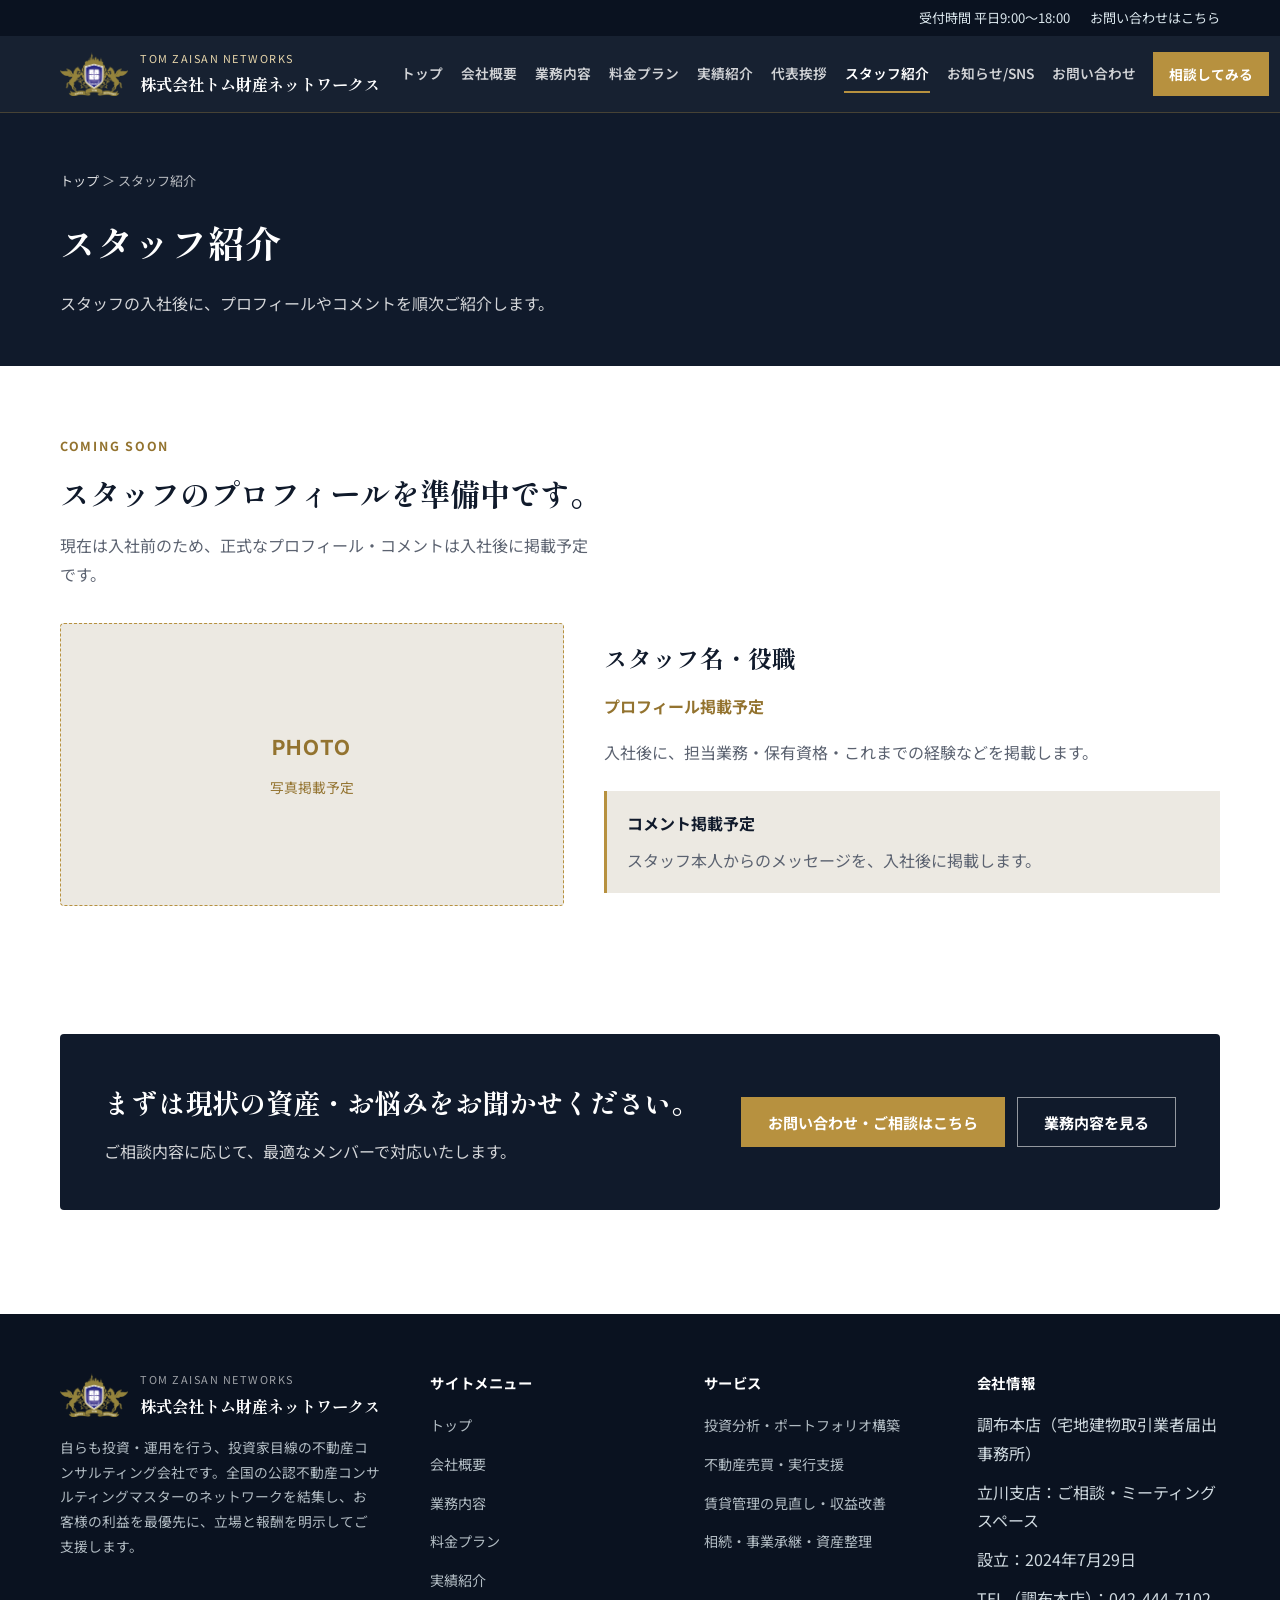
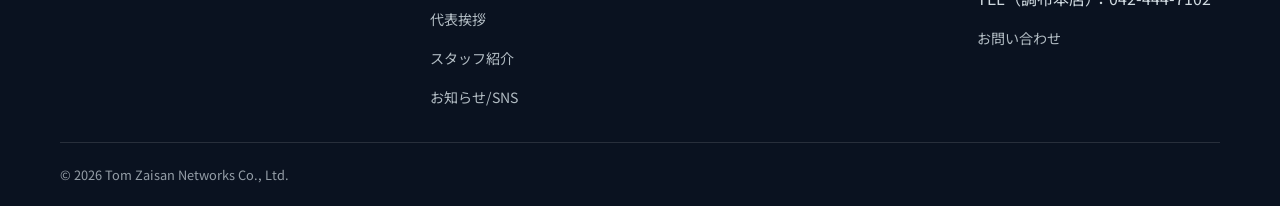
<file: team.html>
<!doctype html>
<html lang="ja">
  <head>
    <meta charset="utf-8" />
    <meta name="viewport" content="width=device-width, initial-scale=1" />
    <meta name="description" content="株式会社トム財産ネットワークスのスタッフ紹介ページです。スタッフの入社後にプロフィール・コメントを追加予定です。" />
    <title>スタッフ紹介｜株式会社トム財産ネットワークス</title>
    <link rel="preconnect" href="https://fonts.googleapis.com" />
    <link rel="preconnect" href="https://fonts.gstatic.com" crossorigin />
    <link
      href="https://fonts.googleapis.com/css2?family=Shippori+Mincho:wght@500;600;700;800&family=Noto+Sans+JP:wght@400;500;600;700;800&family=Inter:wght@400;600;700;800&display=swap"
      rel="stylesheet"
    />
    <link rel="stylesheet" href="styles.css" />
  </head>
  <body>
    <div class="topbar">
      <div class="wrap">
        <span>受付時間 平日9:00〜18:00</span>
        <a href="contact.html">お問い合わせはこちら</a>
      </div>
    </div>

    <header class="site-header">
      <div class="wrap header-inner">
        <a class="brand-link" href="index.html" aria-label="株式会社トム財産ネットワークス トップへ戻る">
          <div class="brand-mark" aria-hidden="true">
            <img src="images/TOMrogo.png" alt="" />
          </div>
          <div class="brand-text">
            <p class="brand-en">Tom Zaisan Networks</p>
            <p class="brand-ja">株式会社トム財産ネットワークス</p>
          </div>
        </a>
        <div class="header-actions">
          <nav id="site-nav" class="site-nav">
            <a href="index.html">トップ</a>
            <a href="company.html">会社概要</a>
            <a href="service.html">業務内容</a>
            <a href="pricing.html">料金プラン</a>
            <a href="case-study.html">実績紹介</a>
            <a href="profile.html">代表挨拶</a>
            <a href="team.html" aria-current="page">スタッフ紹介</a>
            <a href="news.html">お知らせ/SNS</a>
            <a href="contact.html">お問い合わせ</a>
          </nav>
          <a class="header-cta" href="contact.html">相談してみる</a>
          <button class="nav-toggle" type="button" aria-expanded="false" aria-controls="site-nav">
            <span></span><span></span><span></span>
            <span class="sr-only">メニューを開く</span>
          </button>
        </div>
      </div>
    </header>

    <main>
      <section class="page-hero">
        <div class="wrap">
          <p class="breadcrumb"><a href="index.html">トップ</a> ＞ スタッフ紹介</p>
          <h1>スタッフ紹介</h1>
          <p class="lead">スタッフの入社後に、プロフィールやコメントを順次ご紹介します。</p>
        </div>
      </section>

      <section class="section reveal">
        <div class="wrap">
          <div class="section-head">
            <div>
              <span class="section-tag">Coming Soon</span>
              <h2>スタッフのプロフィールを準備中です。</h2>
              <p>現在は入社前のため、正式なプロフィール・コメントは入社後に掲載予定です。</p>
            </div>
          </div>
          <div class="member-feature member-feature--placeholder">
            <div class="member-portrait member-portrait--placeholder" aria-label="スタッフ写真掲載予定">
              <span>PHOTO</span>
              <small>写真掲載予定</small>
            </div>
            <div class="member-bio">
              <h3>スタッフ名・役職</h3>
              <p class="member-placeholder-label">プロフィール掲載予定</p>
              <p>入社後に、担当業務・保有資格・これまでの経験などを掲載します。</p>
              <div class="member-comment-placeholder">
                <strong>コメント掲載予定</strong>
                <p>スタッフ本人からのメッセージを、入社後に掲載します。</p>
              </div>
            </div>
          </div>
        </div>
      </section>

      <section class="section reveal">
        <div class="wrap">
          <div class="cta-banner">
            <div>
              <h2>まずは現状の資産・お悩みをお聞かせください。</h2>
              <p>ご相談内容に応じて、最適なメンバーで対応いたします。</p>
            </div>
            <div class="cta-actions">
              <a class="btn btn-primary" href="contact.html">お問い合わせ・ご相談はこちら</a>
              <a class="btn btn-ghost" href="service.html">業務内容を見る</a>
            </div>
          </div>
        </div>
      </section>
    </main>

    <footer class="site-footer">
      <div class="wrap footer-grid">
        <div class="footer-col footer-brand">
          <a class="brand-link" href="index.html" style="color:#fff;">
            <div class="brand-mark" aria-hidden="true">
              <img src="images/TOMrogo.png" alt="" />
            </div>
            <div class="brand-text">
              <p class="brand-en" style="color:rgba(255,255,255,0.6);">Tom Zaisan Networks</p>
              <p class="brand-ja" style="color:#fff;">株式会社トム財産ネットワークス</p>
            </div>
          </a>
          <p>自らも投資・運用を行う、投資家目線の不動産コンサルティング会社です。全国の公認不動産コンサルティングマスターのネットワークを結集し、お客様の利益を最優先に、立場と報酬を明示してご支援します。</p>
        </div>
        <div class="footer-col">
          <h4>サイトメニュー</h4>
          <ul>
            <li><a href="index.html">トップ</a></li>
            <li><a href="company.html">会社概要</a></li>
            <li><a href="service.html">業務内容</a></li>
            <li><a href="pricing.html">料金プラン</a></li>
            <li><a href="case-study.html">実績紹介</a></li>
            <li><a href="profile.html">代表挨拶</a></li>
            <li><a href="team.html" aria-current="page">スタッフ紹介</a></li>
            <li><a href="news.html">お知らせ/SNS</a></li>
          </ul>
        </div>
        <div class="footer-col">
          <h4>サービス</h4>
          <ul>
            <li><a href="service.html#investment">投資分析・ポートフォリオ構築</a></li>
            <li><a href="service.html#sales">不動産売買・実行支援</a></li>
            <li><a href="service.html#management">賃貸管理の見直し・収益改善</a></li>
            <li><a href="service.html#succession">相続・事業承継・資産整理</a></li>
          </ul>
        </div>
        <div class="footer-col">
          <h4>会社情報</h4>
          <ul>
            <li>調布本店（宅地建物取引業者届出事務所）</li>
            <li>立川支店：ご相談・ミーティングスペース</li>
            <li>設立：2024年7月29日</li>
            <li>TEL（調布本店）：042-444-7102</li>
            <li><a href="contact.html">お問い合わせ</a></li>
          </ul>
        </div>
      </div>
      <div class="wrap footer-bottom">
        <span>&copy; 2026 Tom Zaisan Networks Co., Ltd.</span>
      </div>
    </footer>

    <script src="script.js"></script>
  </body>
</html>
</file>
<file: styles.css>
/* ==========================================================================
   株式会社トム財産ネットワークス - 静的コーポレートサイト (sample2)
   デザイン方針: 外資系アセットマネジメント／プライベートバンクを思わせる
   ダークネイビー×シャンパンゴールドの重厚・洗練トーン
   ========================================================================== */

:root {
  color-scheme: light;

  --primary: #101a2b;        /* ダークネイビー: ヘッダー・見出し */
  --primary-dark: #0a1220;   /* ディープネイビー: フッター等 */
  --accent: #b7913f;         /* シャンパンゴールド: CTA・アクセント */
  --accent-dark: #93732f;
  --accent-soft: #e7d6ab;    /* ゴールドの淡色（テキスト用） */
  --highlight: #8a8f98;      /* ディープグレー: 補助アクセント */
  --bg: #ffffff;
  --bg-soft: #f4f3f0;
  --bg-soft-2: #ece9e2;
  --text: #1b2028;
  --muted: #5b6270;
  --line: #e2e0d8;
  --radius-lg: 4px;
  --radius-md: 3px;
  --radius-sm: 2px;
  --shadow-flat: 0 1px 3px rgba(16, 26, 43, 0.06);
  --shadow-flat-hover: 0 6px 18px rgba(16, 26, 43, 0.12);
  --header-h: 76px;
  --font-serif: "Shippori Mincho", "Noto Serif JP", serif;
}

* {
  box-sizing: border-box;
}

html {
  scroll-behavior: smooth;
}

body {
  margin: 0;
  color: var(--text);
  background: var(--bg);
  font-family: "Noto Sans JP", "Inter", -apple-system, BlinkMacSystemFont, sans-serif;
  line-height: 1.8;
  -webkit-font-smoothing: antialiased;
}

img,
svg {
  max-width: 100%;
  display: block;
}

a {
  color: inherit;
}

.sr-only {
  position: absolute;
  width: 1px;
  height: 1px;
  padding: 0;
  margin: -1px;
  overflow: hidden;
  clip: rect(0, 0, 0, 0);
  border: 0;
}

.wrap {
  width: min(1160px, calc(100% - 40px));
  margin: 0 auto;
}

/* ---------- Topbar (連絡先バー) ---------- */
.topbar {
  background: var(--primary-dark);
  color: #dce8ee;
  font-size: 0.82rem;
}

.topbar .wrap {
  display: flex;
  align-items: center;
  justify-content: flex-end;
  gap: 20px;
  height: 36px;
}

.topbar a {
  color: #dce8ee;
  text-decoration: none;
}

.topbar a:hover {
  color: #fff;
}

/* ---------- Header ---------- */
.site-header {
  position: sticky;
  top: 0;
  z-index: 30;
  background: rgba(16, 26, 43, 0.97);
  backdrop-filter: blur(8px);
  border-bottom: 1px solid rgba(183, 145, 63, 0.3);
}

.header-inner {
  display: flex;
  align-items: center;
  justify-content: space-between;
  gap: 20px;
  height: var(--header-h);
}

.brand-link {
  display: flex;
  align-items: center;
  gap: 12px;
  text-decoration: none;
  color: var(--text);
  flex: none;
}

.brand-mark {
  flex: none;
  width: auto;
  height: 44px;
  display: flex;
  align-items: center;
}

.brand-mark img {
  height: 100%;
  width: auto;
  object-fit: contain;
  display: block;
}

.brand-text .brand-en {
  margin: 0;
  font-size: 0.68rem;
  letter-spacing: 0.14em;
  text-transform: uppercase;
  color: var(--accent-soft);
}

.brand-text .brand-ja {
  margin: 2px 0 0;
  font-family: var(--font-serif);
  font-size: 1.02rem;
  font-weight: 700;
  color: #fff;
  white-space: nowrap;
}

.header-actions {
  display: flex;
  align-items: center;
  gap: 16px;
  min-width: 0;
}

.site-nav {
  display: flex;
  align-items: center;
  gap: 16px;
}

.site-nav a {
  text-decoration: none;
  color: rgba(255, 255, 255, 0.8);
  font-weight: 600;
  font-size: 0.86rem;
  padding: 6px 1px;
  border-bottom: 2px solid transparent;
  white-space: nowrap;
  flex: none;
}

.site-nav a:hover,
.site-nav a[aria-current="page"] {
  color: #fff;
  border-bottom-color: var(--accent);
}

.header-cta {
  display: inline-flex;
  align-items: center;
  gap: 8px;
  height: 44px;
  padding: 0 16px;
  border-radius: 0;
  background: var(--accent);
  color: #fff !important;
  font-weight: 700;
  font-size: 0.86rem;
  text-decoration: none;
  white-space: nowrap;
  flex: none;
  transition: background 160ms ease, transform 160ms ease;
}

.header-cta:hover {
  background: var(--accent-dark);
  transform: translateY(-1px);
}

@media (max-width: 1200px) and (min-width: 1041px) {
  .header-inner {
    gap: 12px;
  }

  .header-actions {
    gap: 10px;
  }

  .site-nav {
    gap: 10px;
  }

  .site-nav a {
    font-size: 0.78rem;
  }

  .header-cta {
    padding: 0 12px;
    font-size: 0.8rem;
  }
}

.nav-toggle {
  display: none;
  width: 44px;
  height: 44px;
  border: 1px solid rgba(255, 255, 255, 0.35);
  border-radius: var(--radius-sm);
  background: transparent;
}

.nav-toggle span {
  display: block;
  width: 18px;
  height: 2px;
  margin: 4px auto;
  background: #fff;
  border-radius: 999px;
}

/* ---------- Buttons ---------- */
.btn {
  display: inline-flex;
  align-items: center;
  justify-content: center;
  gap: 8px;
  height: 50px;
  padding: 0 26px;
  border-radius: 0;
  font-weight: 700;
  font-size: 0.94rem;
  text-decoration: none;
  border: 1px solid transparent;
  transition: background 160ms ease, color 160ms ease, border-color 160ms ease, transform 160ms ease;
}

.btn:hover {
  transform: translateY(-1px);
}

.btn-primary {
  background: var(--accent);
  color: #fff;
}

.btn-primary:hover {
  background: var(--accent-dark);
}

.btn-outline {
  background: #fff;
  color: var(--primary);
  border-color: var(--line);
}

.btn-outline:hover {
  border-color: var(--primary);
}

.btn-ghost {
  background: transparent;
  color: #fff;
  border-color: rgba(255, 255, 255, 0.55);
}

.btn-ghost:hover {
  background: rgba(255, 255, 255, 0.12);
}

/* ---------- Hero (Home) ---------- */
.hero {
  background: var(--bg-soft);
  border-bottom: 1px solid var(--line);
}

.hero .wrap {
  display: grid;
  grid-template-columns: minmax(0, 1fr) minmax(320px, 0.9fr);
  align-items: center;
  gap: 40px;
  padding: 64px 0;
}

.eyebrow {
  margin: 0 0 14px;
  display: inline-flex;
  align-items: center;
  gap: 8px;
  color: var(--accent-dark);
  background: rgba(183, 145, 63, 0.14);
  padding: 6px 14px;
  border-radius: 999px;
  font-size: 0.78rem;
  font-weight: 700;
  letter-spacing: 0.06em;
}

.hero h1 {
  margin: 0;
  font-family: var(--font-serif);
  font-size: clamp(1.9rem, 3.6vw, 2.8rem);
  line-height: 1.55;
  font-weight: 700;
  color: var(--primary);
}

.hero p.lead {
  margin: 18px 0 0;
  max-width: 52ch;
  color: var(--muted);
  font-size: 1rem;
}

.hero-actions {
  display: flex;
  flex-wrap: wrap;
  gap: 12px;
  margin-top: 28px;
}

.hero-tags {
  display: flex;
  flex-wrap: wrap;
  align-items: center;
  gap: 0;
  margin-top: 26px;
  padding-top: 18px;
  border-top: 1px solid var(--line);
}

.hero-tags span {
  position: relative;
  padding: 4px 16px;
  font-size: 0.82rem;
  font-weight: 600;
  letter-spacing: 0.01em;
  color: var(--muted);
}

.hero-tags span:first-child {
  padding-left: 0;
}

.hero-tags span:not(:last-child)::after {
  content: "";
  position: absolute;
  right: 0;
  top: 50%;
  transform: translateY(-50%);
  width: 1px;
  height: 12px;
  background: var(--line);
}

.hero-second-opinion {
  grid-column: 1 / -1;
  display: flex;
  flex-direction: column;
  align-items: center;
  justify-content: center;
  gap: 6px;
  margin-top: 8px;
  padding: 16px 24px;
  border: 1px solid var(--accent);
  border-radius: 999px;
  background: rgba(183, 145, 63, 0.08);
  text-decoration: none;
  text-align: center;
  transition: background 0.2s ease, transform 0.2s ease;
}

.hero-second-opinion:hover {
  background: rgba(183, 145, 63, 0.16);
  transform: translateY(-1px);
}

.hero-second-opinion-badge {
  flex: 0 0 auto;
  font-size: 0.95rem;
  font-weight: 700;
  color: var(--accent-dark);
  letter-spacing: 0.02em;
}

.hero-second-opinion-row {
  display: flex;
  align-items: center;
  justify-content: center;
  gap: 8px;
}

.hero-second-opinion-text {
  flex: 0 1 auto;
  font-size: 0.95rem;
  font-weight: 700;
  color: var(--primary);
}

.hero-second-opinion-arrow {
  flex: 0 0 auto;
  color: var(--accent-dark);
  font-weight: 700;
}

.hero-art {
  position: relative;
  border-radius: var(--radius-lg);
  overflow: hidden;
  box-shadow: var(--shadow-flat);
  aspect-ratio: 4 / 3.4;
}

.hero-art-fade {
  position: relative;
  width: 100%;
  height: 100%;
}

.hero-art-img {
  position: absolute;
  inset: 0;
  width: 100%;
  height: 100%;
  object-fit: cover;
}

.hero-art-img--photo {
  animation: hero-art-fade-photo 12s ease-in-out infinite;
}

.hero-art-img--logo {
  box-sizing: border-box;
  object-fit: contain;
  background: var(--primary);
  padding: 56px;
  animation: hero-art-fade-logo 12s ease-in-out infinite;
}

@keyframes hero-art-fade-photo {
  0%, 33.33% { opacity: 1; }
  50%, 83.33% { opacity: 0; }
  100% { opacity: 1; }
}

@keyframes hero-art-fade-logo {
  0%, 33.33% { opacity: 0; }
  50%, 83.33% { opacity: 1; }
  100% { opacity: 0; }
}

@media (prefers-reduced-motion: reduce) {
  .hero-art-img--photo,
  .hero-art-img--logo {
    animation: none;
  }

  .hero-art-img--logo {
    opacity: 0;
  }
}

.hero-art-badge {
  position: absolute;
  left: 18px;
  bottom: 18px;
  display: flex;
  align-items: center;
  gap: 10px;
  padding: 12px 18px;
  border-radius: var(--radius-md);
  background: rgba(255, 255, 255, 0.94);
  box-shadow: var(--shadow-flat-hover);
}

.hero-art-badge strong {
  display: block;
  font-size: 1.2rem;
  color: var(--primary);
  line-height: 1;
}

.hero-art-badge span {
  display: block;
  font-size: 0.74rem;
  color: var(--muted);
  margin-top: 4px;
}

/* ---------- Photo banner (full width) ---------- */
.photo-banner {
  position: relative;
  overflow: hidden;
  border-radius: var(--radius-lg);
  min-height: 300px;
  display: flex;
  align-items: flex-end;
  box-shadow: var(--shadow-flat);
}

.photo-banner img {
  position: absolute;
  inset: 0;
  width: 100%;
  height: 100%;
  object-fit: cover;
}

.photo-banner::after {
  content: "";
  position: absolute;
  inset: 0;
  background: linear-gradient(180deg, rgba(10, 18, 32, 0.08) 25%, rgba(10, 18, 32, 0.86) 100%);
}

.photo-banner-content {
  position: relative;
  z-index: 1;
  padding: 36px 40px;
  color: #fff;
}

.photo-banner-content .section-tag {
  color: var(--accent-soft);
}

.photo-banner-content h2 {
  margin: 8px 0 0;
  font-family: var(--font-serif);
  font-size: clamp(1.3rem, 2.2vw, 1.8rem);
  font-weight: 700;
  color: #fff;
}

.photo-banner-content p {
  margin: 10px 0 0;
  max-width: 58ch;
  color: rgba(255, 255, 255, 0.85);
}

/* ---------- Gallery ---------- */
.gallery-grid {
  display: grid;
  grid-template-columns: repeat(3, minmax(0, 1fr));
  gap: 20px;
}

.gallery-item {
  position: relative;
  aspect-ratio: 4 / 3;
  border-radius: var(--radius-md);
  overflow: hidden;
  box-shadow: var(--shadow-flat);
}

.gallery-item img {
  width: 100%;
  height: 100%;
  object-fit: cover;
  transition: transform 260ms ease;
}

.gallery-item:hover img {
  transform: scale(1.06);
}

.gallery-caption {
  position: absolute;
  left: 0;
  right: 0;
  bottom: 0;
  padding: 12px 16px;
  font-size: 0.82rem;
  font-weight: 600;
  color: #fff;
  background: linear-gradient(180deg, rgba(10, 18, 32, 0), rgba(10, 18, 32, 0.82));
}

/* ---------- Page (sub) Hero ---------- */
.page-hero {
  background: var(--primary);
  color: #fff;
}

.page-hero .wrap {
  padding: 56px 0 48px;
}

.page-hero .eyebrow {
  background: rgba(255, 255, 255, 0.14);
  color: var(--accent-soft);
}

.page-hero h1 {
  color: #fff;
  margin: 0;
  font-family: var(--font-serif);
  font-size: clamp(1.7rem, 3vw, 2.3rem);
  font-weight: 700;
}

.page-hero p.lead {
  color: rgba(255, 255, 255, 0.82);
  max-width: 60ch;
  margin: 14px 0 0;
}

.page-hero p.contact-lead {
  max-width: 130ch;
}

.breadcrumb {
  margin: 0 0 16px;
  font-size: 0.82rem;
  color: rgba(255, 255, 255, 0.7);
}

.breadcrumb a {
  color: rgba(255, 255, 255, 0.85);
  text-decoration: none;
}

.breadcrumb a:hover {
  text-decoration: underline;
}

/* ---------- Section ---------- */
.section {
  padding: 64px 0;
}

.section-alt {
  background: var(--bg-soft);
}

.section-head {
  display: flex;
  align-items: flex-end;
  justify-content: space-between;
  gap: 20px;
  margin-bottom: 34px;
}

.section-head h2 {
  margin: 8px 0 0;
  font-family: var(--font-serif);
  font-size: clamp(1.4rem, 2.4vw, 1.9rem);
  font-weight: 700;
  color: var(--primary);
}

.section-head p {
  margin: 10px 0 0;
  color: var(--muted);
  max-width: 60ch;
}

.section-head-nowrap {
  max-width: none;
  white-space: nowrap;
}

.case-filter {
  display: flex;
  align-items: center;
  gap: 8px;
  flex: 0 0 auto;
}

.case-filter select,
.case-filter button {
  height: 40px;
  border-radius: var(--radius-sm);
  font: inherit;
  font-size: 0.86rem;
  font-weight: 600;
}

.case-filter select {
  min-width: 250px;
  padding: 0 34px 0 12px;
  border: 1px solid var(--line);
  background: #fff;
  color: var(--text);
}

.case-filter button {
  padding: 0 16px;
  border: 1px solid var(--primary);
  background: var(--primary);
  color: #fff;
  cursor: pointer;
  transition: background 160ms ease;
}

.case-filter button:hover {
  background: var(--accent-dark);
}

.section-tag {
  display: inline-block;
  color: var(--accent-dark);
  font-weight: 700;
  font-size: 0.78rem;
  letter-spacing: 0.14em;
  text-transform: uppercase;
}

.link-more {
  flex: none;
  font-weight: 700;
  font-size: 0.9rem;
  text-decoration: none;
  color: var(--primary);
  white-space: nowrap;
}

.link-more:hover {
  color: var(--accent-dark);
}

/* ---------- News ---------- */
.news-hero-inner {
  display: grid;
  grid-template-columns: minmax(0, 1fr) minmax(300px, 380px);
  align-items: end;
  gap: 48px;
}

.facebook-banner {
  display: flex;
  align-items: center;
  justify-content: space-between;
  min-height: 84px;
  padding: 16px 22px;
  border: 1px solid rgba(255, 255, 255, 0.34);
  border-radius: var(--radius-md);
  background: rgba(255, 255, 255, 0.1);
  color: #fff;
  text-decoration: none;
  transition: box-shadow 160ms ease, border-color 160ms ease;
}

.facebook-banner:hover {
  border-color: #1877f2;
  background: rgba(255, 255, 255, 0.16);
}

.facebook-banner-copy {
  display: grid;
  gap: 8px;
}

.facebook-banner-label {
  font-family: var(--font-serif);
  font-size: clamp(1.1rem, 1.8vw, 1.35rem);
  font-weight: 700;
}

.facebook-banner-text {
  color: rgba(255, 255, 255, 0.78);
  font-size: 0.82rem;
}

.facebook-banner-icon {
  display: grid;
  width: 54px;
  height: 54px;
  flex: 0 0 54px;
  place-items: end center;
  overflow: hidden;
  border-radius: 8px;
  background: #1877f2;
  color: #fff;
  font-family: Arial, sans-serif;
  font-size: 62px;
  font-weight: 700;
  line-height: 0.83;
}

.news-list {
  display: grid;
  gap: 14px;
}

.news-item {
  display: grid;
  grid-template-columns: 72px 130px 110px 1fr;
  align-items: center;
  gap: 18px;
  padding: 14px 20px;
  background: #fff;
  border: 1px solid var(--line);
  border-radius: var(--radius-md);
  text-decoration: none;
  color: var(--text);
  transition: box-shadow 160ms ease, border-color 160ms ease;
}

.news-item--text {
  grid-template-columns: 130px 110px 1fr;
}

.news-item--article {
  align-items: start;
}

.news-thumb {
  width: 72px;
  height: 56px;
  border-radius: var(--radius-sm);
  overflow: hidden;
}

.news-thumb img {
  width: 100%;
  height: 100%;
  object-fit: cover;
}

.news-item:hover {
  box-shadow: var(--shadow-flat-hover);
  border-color: var(--line);
}

.news-date {
  color: var(--muted);
  font-size: 0.88rem;
  font-weight: 600;
}

.news-tag {
  display: inline-flex;
  justify-content: center;
  padding: 4px 10px;
  border-radius: 999px;
  background: var(--bg-soft-2);
  color: var(--primary);
  font-size: 0.78rem;
  font-weight: 700;
}

.news-title {
  font-weight: 600;
}

.news-body {
  margin-top: 12px;
  font-size: 0.94rem;
  font-weight: 400;
  line-height: 1.8;
}

.news-body p {
  margin: 0 0 12px;
}

.news-body p:last-child {
  margin-bottom: 0;
}

.news-signature {
  text-align: right;
}

/* ---------- Grids: services / features / cards ---------- */
.grid-4 {
  display: grid;
  grid-template-columns: repeat(4, minmax(0, 1fr));
  gap: 20px;
}

.grid-3 {
  display: grid;
  grid-template-columns: repeat(3, minmax(0, 1fr));
  gap: 20px;
}

.grid-2 {
  display: grid;
  grid-template-columns: repeat(2, minmax(0, 1fr));
  gap: 24px;
}

.card {
  background: #fff;
  border: 1px solid var(--line);
  border-top: 2px solid transparent;
  border-radius: var(--radius-lg);
  padding: 26px;
  box-shadow: var(--shadow-flat);
  transition: box-shadow 160ms ease, transform 160ms ease, border-top-color 160ms ease;
}

.card:hover {
  box-shadow: var(--shadow-flat-hover);
  transform: translateY(-1px);
  border-top-color: var(--accent);
}

.card-link {
  text-decoration: none;
  color: inherit;
  display: block;
}

.card-icon {
  width: 52px;
  height: 52px;
  border-radius: var(--radius-sm);
  display: grid;
  place-items: center;
  background: var(--bg-soft-2);
  color: var(--accent-dark);
  margin-bottom: 16px;
}

.card h3 {
  margin: 0 0 10px;
  font-family: var(--font-serif);
  font-size: 1.1rem;
  font-weight: 700;
  color: var(--primary);
}

.card p {
  margin: 0;
  color: var(--muted);
  font-size: 0.92rem;
}

.card-index {
  display: inline-block;
  font-family: "Inter", sans-serif;
  font-weight: 800;
  font-size: 0.85rem;
  color: var(--accent);
  margin-bottom: 10px;
}

.rank-badge {
  display: block;
  font-size: 1.8rem;
  line-height: 1;
  margin-bottom: 14px;
}

.card-subtitle {
  margin: 0 0 10px;
  font-size: 0.85rem;
  font-weight: 700;
  color: var(--accent-dark);
}

.plan-price {
  margin: 0 0 12px;
  font-family: var(--font-serif);
  font-size: 1.15rem;
  font-weight: 700;
  color: var(--primary);
}

.plan-price span {
  display: block;
  margin-top: 4px;
  font-family: "Noto Sans JP", sans-serif;
  font-size: 0.78rem;
  font-weight: 500;
  color: var(--muted);
}

/* ---------- About banner ---------- */
.about-banner {
  display: grid;
  grid-template-columns: minmax(0, 1fr) minmax(280px, 0.85fr);
  gap: 40px;
  align-items: center;
}

.about-banner h2 {
  margin: 10px 0 0;
  font-family: var(--font-serif);
  font-size: clamp(1.4rem, 2.4vw, 1.9rem);
  font-weight: 700;
  color: var(--primary);
}

.about-banner p {
  color: var(--muted);
  margin: 16px 0 0;
}

.about-list {
  list-style: none;
  margin: 22px 0 0;
  padding: 0;
  display: grid;
  gap: 10px;
}

.about-list li {
  display: flex;
  gap: 10px;
  align-items: flex-start;
  font-size: 0.94rem;
}

.about-list li::before {
  content: "";
  flex: none;
  width: 8px;
  height: 8px;
  margin-top: 7px;
  border-radius: 50%;
  background: var(--accent);
}

.about-figure {
  border-radius: var(--radius-lg);
  overflow: hidden;
  box-shadow: var(--shadow-flat);
  aspect-ratio: 5 / 4;
}

.about-figure img {
  width: 100%;
  height: 100%;
  object-fit: cover;
}

/* ---------- Representative message ---------- */
.message-banner::after {
  content: "";
  display: table;
  clear: both;
}

.profile-banner-image {
  float: left;
  width: 70%;
  max-width: 720px;
  margin: 4px 32px 20px 0;
  border-radius: var(--radius-lg);
  overflow: hidden;
  box-shadow: var(--shadow-flat);
}

.profile-banner-image img {
  width: 100%;
  height: auto;
  display: block;
}

.message-figure {
  border-radius: var(--radius-lg);
  overflow: hidden;
  box-shadow: var(--shadow-flat);
  aspect-ratio: 3 / 4;
}

.message-figure img {
  width: 100%;
  height: 100%;
  object-fit: cover;
}

.message-quote {
  margin: 0;
  padding-left: 20px;
  border-left: 3px solid var(--accent);
  font-family: var(--font-serif);
  font-size: clamp(1.25rem, 2.4vw, 1.6rem);
  font-weight: 700;
  color: var(--primary);
  line-height: 1.8;
}

.message-body p {
  margin: 18px 0 0;
  color: var(--muted);
}

/* ---------- Partner profile ---------- */
.partner-card {
  padding: 28px;
  background: #fff;
  border: 1px solid var(--line);
  border-top: 2px solid var(--accent);
  border-radius: var(--radius-lg);
  box-shadow: var(--shadow-flat);
}

.partner-card-main {
  display: grid;
  grid-template-columns: minmax(180px, 260px) minmax(0, 1fr);
  gap: 32px;
  align-items: start;
}

.partner-photo {
  aspect-ratio: 4 / 5;
  overflow: hidden;
  border-radius: var(--radius-sm);
  background: var(--bg-soft);
}

.partner-photo img {
  width: 100%;
  height: 100%;
  display: block;
  object-fit: cover;
}

.partner-profile {
  padding-top: 8px;
}

.partner-company {
  margin: 0;
  color: var(--accent-dark);
  font-size: 1rem;
  font-weight: 700;
  line-height: 1.8;
}

.partner-profile h3 {
  margin: 14px 0 0;
  color: var(--primary);
  font-family: var(--font-serif);
  font-size: clamp(1.35rem, 2.4vw, 1.8rem);
}

.partner-credentials {
  margin: 22px 0 0;
  color: var(--muted);
  font-size: 0.92rem;
  font-weight: 600;
}

.partner-role {
  display: grid;
  grid-template-columns: 110px minmax(0, 1fr);
  gap: 20px;
  margin-top: 28px;
  padding-top: 22px;
  border-top: 1px solid var(--line);
}

.partner-role > span {
  color: var(--accent-dark);
  font-size: 0.82rem;
  font-weight: 700;
  letter-spacing: 0.08em;
}

.partner-role p {
  margin: 0;
  color: var(--primary);
  font-family: var(--font-serif);
  font-size: 1rem;
  line-height: 1.9;
  white-space: nowrap;
}

.message-body .message-paragraph-wide {
  clear: both;
}

.message-signature {
  margin-top: 26px !important;
  display: flex;
  align-items: baseline;
  gap: 12px;
  color: var(--primary) !important;
}

.message-signature strong {
  font-family: var(--font-serif);
  font-size: 1.05rem;
}

.message-signature span {
  font-size: 0.85rem;
  color: var(--muted);
}

/* ---------- Member feature (photo + bio, side by side) ---------- */
.member-feature {
  display: grid;
  grid-template-columns: minmax(320px, 0.9fr) minmax(0, 1.1fr);
  gap: 40px;
  align-items: center;
}

/* ---------- Member portrait (profile card + photo composite) ---------- */
.member-portrait {
  position: relative;
  border-radius: var(--radius-lg);
  overflow: hidden;
  box-shadow: var(--shadow-flat);
  aspect-ratio: 1280 / 720;
}

.member-portrait-frame {
  width: 100%;
  height: 100%;
  object-fit: cover;
  display: block;
}

.member-portrait-photo {
  position: absolute;
  top: 0;
  left: 26%;
  width: 50%;
  height: 100%;
  object-fit: cover;
  object-position: 68% 30%;
}

.member-portrait--placeholder {
  display: grid;
  place-items: center;
  align-content: center;
  gap: 8px;
  border: 1px dashed var(--accent);
  background: var(--bg-soft-2);
  color: var(--accent-dark);
  box-shadow: none;
}

.member-portrait--placeholder span {
  font-family: "Inter", sans-serif;
  font-size: 1.3rem;
  font-weight: 700;
  letter-spacing: 0.08em;
}

.member-portrait--placeholder small {
  font-size: 0.86rem;
}

.member-bio {
  max-width: 640px;
}

.member-bio h3 {
  margin: 0 0 12px;
  font-family: var(--font-serif);
  font-size: clamp(1.2rem, 2vw, 1.5rem);
  font-weight: 700;
  color: var(--primary);
}

.member-bio p {
  margin: 0 0 18px;
  color: var(--muted);
}

.member-placeholder-label {
  color: var(--accent-dark) !important;
  font-weight: 700;
}

.member-comment-placeholder {
  margin-top: 24px;
  padding: 18px 20px;
  border-left: 3px solid var(--accent);
  background: var(--bg-soft-2);
}

.member-comment-placeholder strong {
  color: var(--primary);
}

.member-comment-placeholder p {
  margin: 8px 0 0;
}

/* ---------- Member grid (additional members, scales to any count) ---------- */
.member-grid {
  margin-top: 40px;
  display: grid;
  grid-template-columns: repeat(3, minmax(0, 1fr));
  gap: 20px;
}

.member-card {
  background: #fff;
  border: 1px solid var(--line);
  border-top: 2px solid transparent;
  border-radius: var(--radius-lg);
  padding: 26px;
  box-shadow: var(--shadow-flat);
}

.member-card-avatar {
  width: 52px;
  height: 52px;
  border-radius: 50%;
  display: grid;
  place-items: center;
  background: var(--bg-soft-2);
  color: var(--accent-dark);
  font-family: "Inter", sans-serif;
  font-weight: 700;
  margin-bottom: 16px;
}

.member-card h3 {
  margin: 0 0 10px;
  font-family: var(--font-serif);
  font-size: 1.05rem;
  font-weight: 700;
  color: var(--primary);
}

.member-card p {
  margin: 0;
  color: var(--muted);
  font-size: 0.92rem;
}

.member-card--placeholder {
  border-style: dashed;
  border-color: var(--line);
  box-shadow: none;
  opacity: 0.7;
}

/* ---------- Section (dark variant) ---------- */
.section-dark {
  background: var(--primary);
  color: rgba(255, 255, 255, 0.86);
}

.section-dark .section-tag {
  color: var(--accent-soft);
}

.section-dark .section-head h2 {
  color: #fff;
}

.section-dark .section-head p {
  color: rgba(255, 255, 255, 0.72);
}

.about-banner--dark h2 {
  color: #fff;
}

.about-banner--dark p {
  color: rgba(255, 255, 255, 0.75);
}

.about-banner--dark .about-list li {
  color: rgba(255, 255, 255, 0.9);
}

.about-banner--dark .note-box {
  background: rgba(255, 255, 255, 0.08);
  border: 1px solid rgba(183, 145, 63, 0.35);
  color: rgba(255, 255, 255, 0.75);
}

.about-banner--dark .about-figure {
  box-shadow: none;
  border: 1px solid rgba(183, 145, 63, 0.35);
}

/* ---------- Pills (対象顧客) ---------- */
.pill-grid {
  display: grid;
  grid-template-columns: repeat(4, minmax(0, 1fr));
  gap: 16px;
}

.pill-card {
  background: var(--bg-soft-2);
  border-radius: var(--radius-md);
  padding: 20px;
}

.pill-card h4 {
  margin: 0 0 6px;
  font-size: 0.98rem;
  font-weight: 700;
  color: var(--primary);
}

.pill-card p {
  margin: 0;
  font-size: 0.86rem;
  color: var(--muted);
}

/* ---------- Steps (フロー) ---------- */
.steps {
  display: grid;
  grid-template-columns: repeat(4, minmax(0, 1fr));
  gap: 20px;
  counter-reset: step;
}

.step {
  position: relative;
  padding: 26px 20px 20px;
  background: #fff;
  border: 1px solid var(--line);
  border-radius: var(--radius-md);
}

.step::before {
  counter-increment: step;
  content: counter(step);
  display: grid;
  place-items: center;
  width: 34px;
  height: 34px;
  border-radius: 50%;
  background: var(--primary);
  color: #fff;
  font-weight: 800;
  font-size: 0.92rem;
  margin-bottom: 14px;
}

.step h4 {
  margin: 0 0 8px;
  font-size: 0.98rem;
  font-weight: 700;
  color: var(--primary);
}

.step p {
  margin: 0;
  font-size: 0.86rem;
  color: var(--muted);
}

/* ---------- Table (会社概要) ---------- */
.profile-table {
  width: 100%;
  border-collapse: collapse;
  background: #fff;
  border: 1px solid var(--line);
  border-radius: var(--radius-md);
  overflow: hidden;
}

.profile-table th,
.profile-table td {
  padding: 16px 20px;
  text-align: left;
  border-bottom: 1px solid var(--line);
  font-size: 0.92rem;
}

.profile-table tr:last-child th,
.profile-table tr:last-child td {
  border-bottom: none;
}

.profile-table th {
  width: 200px;
  white-space: nowrap;
  background: var(--bg-soft);
  color: var(--primary);
  font-weight: 700;
}

.profile-table td {
  color: var(--text);
}

.note-box {
  margin-top: 18px;
  padding: 16px 20px;
  background: var(--bg-soft-2);
  border-radius: var(--radius-md);
  font-size: 0.86rem;
  color: var(--muted);
}

.policy-content {
  max-width: 900px;
}

.policy-content h3 {
  margin: 30px 0 8px;
  padding-bottom: 8px;
  border-bottom: 1px solid var(--line);
  color: var(--primary);
  font-family: var(--font-serif);
  font-size: 1.15rem;
}

.policy-content p,
.policy-content li {
  color: var(--muted);
  font-size: 0.94rem;
}

.policy-content p {
  margin: 8px 0 16px;
}

.policy-content ul {
  padding-left: 1.4em;
}

/* ---------- CTA banner ---------- */
.cta-banner {
  position: relative;
  background: var(--primary);
  color: #fff;
  border-radius: var(--radius-lg);
  padding: 44px;
  display: flex;
  align-items: center;
  justify-content: space-between;
  gap: 30px;
  flex-wrap: wrap;
  overflow: hidden;
}

.cta-banner--photo img {
  position: absolute;
  inset: 0;
  width: 100%;
  height: 100%;
  object-fit: cover;
  z-index: 0;
}

.cta-banner--photo::before {
  content: "";
  position: absolute;
  inset: 0;
  background: linear-gradient(100deg, rgba(8, 13, 24, 0.94) 0%, rgba(8, 13, 24, 0.9) 45%, rgba(8, 13, 24, 0.72) 100%);
  z-index: 0;
}

.cta-banner--photo > * {
  position: relative;
  z-index: 1;
}

.cta-banner--photo h2,
.cta-banner--photo p {
  text-shadow: 0 1px 12px rgba(0, 0, 0, 0.35);
}

.cta-banner h2 {
  margin: 0;
  font-family: var(--font-serif);
  font-size: clamp(1.3rem, 2.2vw, 1.7rem);
  font-weight: 700;
}

.cta-banner p {
  margin: 10px 0 0;
  color: rgba(255, 255, 255, 0.82);
  max-width: 52ch;
}

.cta-actions {
  display: flex;
  gap: 12px;
  flex-wrap: wrap;
}

/* ---------- Contact page ---------- */
.contact-grid {
  display: grid;
  grid-template-columns: repeat(2, minmax(0, 1fr));
  gap: 24px;
}

.contact-card {
  background: #fff;
  border: 1px solid var(--line);
  border-radius: var(--radius-lg);
  padding: 30px;
}

.contact-card h3 {
  margin: 0 0 14px;
  font-size: 1.05rem;
  color: var(--primary);
}

.contact-row {
  display: flex;
  gap: 10px;
  padding: 10px 0;
  border-bottom: 1px solid var(--line);
  font-size: 0.92rem;
}

.contact-row:last-child {
  border-bottom: none;
}

.contact-row dt {
  flex: none;
  width: 96px;
  color: var(--muted);
  font-weight: 600;
}

.contact-row dd {
  margin: 0;
}

.contact-form {
  display: grid;
  gap: 18px;
}

.contact-form[hidden] {
  display: none;
}

.form-field {
  display: grid;
  gap: 6px;
}

.form-field label {
  font-size: 0.86rem;
  font-weight: 700;
  color: var(--primary);
}

.form-required {
  margin-left: 6px;
  padding: 1px 8px;
  border-radius: 999px;
  background: rgba(183, 145, 63, 0.14);
  color: var(--accent-dark);
  font-size: 0.7rem;
  font-weight: 700;
  vertical-align: middle;
}

.form-field input,
.form-field textarea,
.form-field select {
  width: 100%;
  padding: 12px 14px;
  border: 1px solid var(--line);
  border-radius: var(--radius-sm);
  background: var(--bg-soft);
  font: inherit;
  color: var(--text);
  transition: border-color 160ms ease, background 160ms ease;
}

.form-field input:focus,
.form-field textarea:focus,
.form-field select:focus {
  outline: none;
  border-color: var(--accent);
  background: #fff;
}

.form-field textarea {
  resize: vertical;
  min-height: 120px;
}

.form-note {
  margin: 0;
  font-size: 0.8rem;
  color: var(--muted);
}

.choice-group {
  display: flex;
  flex-wrap: wrap;
  gap: 10px 20px;
  padding: 4px 0 2px;
}

.choice-item {
  display: flex;
  align-items: center;
  gap: 7px;
  font-size: 0.9rem;
  color: var(--text);
  cursor: pointer;
}

.choice-item input[type="checkbox"],
.choice-item input[type="radio"] {
  width: auto;
  accent-color: var(--accent-dark);
}

.discovery-options {
  display: grid;
  gap: 10px;
  padding: 4px 0 2px;
}

.discovery-row {
  display: flex;
  align-items: center;
  gap: 10px 20px;
}

.discovery-row--other .choice-other-input {
  width: min(100%, 240px);
  min-height: 42px;
  padding: 8px 10px;
}

.form-field.has-error input,
.form-field.has-error textarea {
  border-color: #d1453b;
  background: #fff6f5;
}

.form-error {
  margin: 0;
  padding: 12px 14px;
  border-radius: var(--radius-sm);
  background: #fff6f5;
  border: 1px solid #f0c4c0;
  color: #b3362c;
  font-size: 0.86rem;
  font-weight: 600;
}

.form-success {
  margin-top: 22px;
  padding: 18px 20px;
  border-radius: var(--radius-sm);
  background: rgba(183, 145, 63, 0.1);
  border: 1px solid rgba(183, 145, 63, 0.35);
  color: var(--primary);
  font-size: 0.94rem;
}

/* ---------- Case Study (実績紹介) ---------- */
.case-intro-band {
  display: grid;
  gap: 20px;
  background: var(--bg-soft-2);
  border-radius: var(--radius-lg);
  padding: 28px 36px 30px;
}

.case-intro-copy {
  display: grid;
  gap: 16px;
}

.case-intro-copy p {
  margin: 0;
  color: var(--muted);
}

.case-intro-badges {
  display: flex;
  flex-wrap: wrap;
  gap: 12px;
  padding-top: 18px;
  border-top: 1px solid var(--line);
}

.case-badge {
  display: inline-flex;
  align-items: center;
  gap: 8px;
  padding: 10px 18px;
  background: #fff;
  border: 1px solid var(--line);
  border-radius: 999px;
  font-size: 0.82rem;
  font-weight: 600;
  color: var(--primary);
  white-space: nowrap;
}

.case-badge strong {
  color: var(--accent-dark);
  font-weight: 800;
}

.case-list {
  display: grid;
  gap: 32px;
}

.case-filter-empty {
  margin: 24px 0 0;
  padding: 16px 20px;
  border: 1px solid var(--line);
  border-radius: var(--radius-sm);
  background: #fff;
  color: var(--muted);
  text-align: center;
}

.case-file {
  background: #fff;
  border: 1px solid var(--line);
  border-radius: var(--radius-lg);
  box-shadow: var(--shadow-flat);
  overflow: hidden;
}

.case-file-head {
  padding: 26px 36px;
  background: var(--bg-soft);
  border-bottom: 1px solid var(--line);
}

.case-file-no {
  font-family: "Inter", sans-serif;
  font-weight: 800;
  font-size: 0.78rem;
  letter-spacing: 0.1em;
  color: var(--accent-dark);
}

.case-tag {
  display: inline-block;
  margin-left: 12px;
  padding: 3px 12px;
  border-radius: 999px;
  background: rgba(183, 145, 63, 0.14);
  color: var(--accent-dark);
  font-size: 0.76rem;
  font-weight: 700;
}

.case-file-head h3 {
  margin: 10px 0 0;
  font-family: var(--font-serif);
  font-size: clamp(1.1rem, 2vw, 1.4rem);
  font-weight: 700;
  color: var(--primary);
}

.case-file-body {
  display: grid;
  gap: 24px;
  padding: 30px 36px 36px;
}

.case-section h4 {
  margin: 0 0 10px;
  font-size: 0.82rem;
  font-weight: 700;
  letter-spacing: 0.04em;
  text-transform: uppercase;
  color: var(--accent-dark);
}

.case-section p {
  margin: 0;
  color: var(--text);
  font-size: 0.95rem;
}

.case-section p + p {
  margin-top: 14px;
}

.case-quote {
  margin: 0;
  padding: 18px 22px;
  background: var(--bg-soft);
  border-left: 3px solid var(--line);
  border-radius: var(--radius-sm);
  color: var(--muted);
  font-style: italic;
  font-size: 0.94rem;
}

.case-section--solution {
  padding-top: 20px;
  border-top: 1px dashed var(--line);
}

.case-highlight {
  display: inline-flex;
  align-items: baseline;
  gap: 10px;
  margin-top: 18px;
  padding: 12px 20px;
  background: rgba(183, 145, 63, 0.1);
  border: 1px solid rgba(183, 145, 63, 0.3);
  border-radius: var(--radius-sm);
}

.case-highlight strong {
  font-family: "Inter", sans-serif;
  font-size: 1.25rem;
  font-weight: 800;
  color: var(--primary);
}

.case-highlight span {
  font-size: 0.84rem;
  font-weight: 600;
  color: var(--muted);
}

.case-point-list,
.case-result-list {
  display: grid;
  gap: 10px;
  margin: 18px 0 0;
}

.case-point-list div,
.case-result-list li {
  display: grid;
  grid-template-columns: 7.5em 1fr;
  gap: 16px;
  align-items: start;
  padding: 12px 14px;
  border-left: 3px solid var(--accent-dark);
  background: var(--bg-soft);
}

.case-point-list dt,
.case-result-list strong {
  color: var(--primary);
  font-size: 0.86rem;
  font-weight: 700;
}

.case-point-list dd,
.case-result-list span {
  margin: 0;
  color: var(--muted);
  font-size: 0.88rem;
}

.case-result-list {
  padding: 0;
  list-style: none;
}

.case-disclaimer {
  margin: 28px 0 0;
  padding: 16px 20px;
  background: var(--bg-soft-2);
  border-radius: var(--radius-md);
  font-size: 0.82rem;
  color: var(--muted);
}

.case-teaser-grid {
  display: grid;
  grid-template-columns: repeat(2, minmax(0, 1fr));
  gap: 20px;
}

.case-teaser {
  display: block;
  background: #fff;
  border: 1px solid var(--line);
  border-top: 2px solid transparent;
  border-radius: var(--radius-lg);
  padding: 26px;
  box-shadow: var(--shadow-flat);
  text-decoration: none;
  color: inherit;
  transition: box-shadow 160ms ease, transform 160ms ease, border-top-color 160ms ease;
}

.case-teaser:hover {
  box-shadow: var(--shadow-flat-hover);
  transform: translateY(-1px);
  border-top-color: var(--accent);
}

.case-teaser h3 {
  margin:12px 0 8px;
  font-family: var(--font-serif);
  font-size: 1.05rem;
  font-weight: 700;
  color: var(--primary);
}

.case-teaser p {
  margin: 0;
  color: var(--muted);
  font-size: 0.88rem;
}

.case-teaser-more {
  display: inline-block;
  margin-top: 16px;
  font-size: 0.84rem;
  font-weight: 700;
  color: var(--accent-dark);
}

/* ---------- Footer ---------- */
.site-footer {
  background: var(--primary-dark);
  color: #cfd9df;
  margin-top: 40px;
}

.footer-grid {
  display: grid;
  grid-template-columns: 1.4fr 1fr 1fr 1fr;
  gap: 30px;
  padding: 56px 0 32px;
}

.footer-brand p {
  margin: 14px 0 0;
  font-size: 0.86rem;
  color: rgba(207, 217, 223, 0.85);
  max-width: 40ch;
}

.footer-col h4 {
  margin: 0 0 14px;
  font-size: 0.9rem;
  letter-spacing: 0.04em;
  color: #fff;
}

.footer-col ul {
  list-style: none;
  margin: 0;
  padding: 0;
  display: grid;
  gap: 10px;
}

.footer-col a {
  color: rgba(207, 217, 223, 0.85);
  text-decoration: none;
  font-size: 0.88rem;
}

.footer-col a:hover {
  color: #fff;
}

.footer-bottom {
  border-top: 1px solid rgba(255, 255, 255, 0.12);
  padding: 20px 0;
  font-size: 0.8rem;
  color: rgba(207, 217, 223, 0.7);
  display: flex;
  justify-content: space-between;
  flex-wrap: wrap;
  gap: 10px;
}

/* ---------- Reveal animation ---------- */
.reveal {
  opacity: 0;
  transform: translateY(14px);
  transition: opacity 500ms ease, transform 500ms ease;
}

.reveal.is-visible {
  opacity: 1;
  transform: none;
}

/* ---------- Responsive ---------- */
@media (max-width: 960px) {
  .hero .wrap {
    grid-template-columns: 1fr;
    padding: 44px 0;
  }

  .hero-art {
    order: -1;
  }

  .about-banner {
    grid-template-columns: 1fr;
  }

  .about-figure {
    order: -1;
  }

  .profile-banner-image {
    float: none;
    width: 100%;
    max-width: 320px;
    margin: 0 auto 24px;
  }

  .message-figure {
    max-width: 260px;
    margin: 0 auto;
  }

  .member-feature {
    grid-template-columns: 1fr;
  }

  .member-grid {
    grid-template-columns: repeat(2, minmax(0, 1fr));
  }

  .grid-4 {
    grid-template-columns: repeat(2, minmax(0, 1fr));
  }

  .gallery-grid {
    grid-template-columns: repeat(2, minmax(0, 1fr));
  }

  .pill-grid {
    grid-template-columns: repeat(2, minmax(0, 1fr));
  }

  .steps {
    grid-template-columns: repeat(2, minmax(0, 1fr));
  }

  .grid-3 {
    grid-template-columns: repeat(2, minmax(0, 1fr));
  }

  .contact-grid {
    grid-template-columns: 1fr;
  }

  .case-teaser-grid {
    grid-template-columns: 1fr;
  }

  .footer-grid {
    grid-template-columns: repeat(2, minmax(0, 1fr));
  }

  .partner-role p {
    white-space: normal;
  }
}

@media (max-width: 1040px) {
  .topbar {
    display: none;
  }

  .site-nav {
    position: fixed;
    top: var(--header-h);
    left: 0;
    right: 0;
    background: var(--primary);
    border-bottom: 1px solid rgba(183, 145, 63, 0.3);
    flex-direction: column;
    align-items: flex-start;
    gap: 0;
    padding: 8px 20px 16px;
    transform: translateY(-8px);
    opacity: 0;
    pointer-events: none;
    transition: opacity 160ms ease, transform 160ms ease;
  }

  .site-nav.is-open {
    opacity: 1;
    transform: none;
    pointer-events: auto;
  }

  .site-nav a {
    width: 100%;
    padding: 12px 0;
    border-bottom: 1px solid rgba(255, 255, 255, 0.14);
  }

  .header-cta {
    display: none;
  }

  .nav-toggle {
    display: block;
  }
}

@media (max-width: 720px) {
  .news-hero-inner {
    grid-template-columns: 1fr;
    align-items: stretch;
    gap: 26px;
  }

  .facebook-banner {
    min-height: 88px;
    padding: 18px 20px;
  }

  .facebook-banner-copy {
    gap: 8px;
  }

  .facebook-banner-text {
    font-size: 0.86rem;
  }

  .facebook-banner-icon {
    width: 48px;
    height: 48px;
    flex-basis: 48px;
    font-size: 56px;
  }

  .section-head-nowrap {
    white-space: normal;
  }

  .news-item {
    grid-template-columns: 1fr;
    gap: 6px;
  }

  .news-thumb {
    display: none;
  }

  .grid-4,
  .grid-3,
  .grid-2,
  .member-grid,
  .gallery-grid,
  .pill-grid,
  .steps,
  .footer-grid {
    grid-template-columns: 1fr;
  }

  .cta-banner {
    padding: 30px;
  }

  .section {
    padding: 44px 0;
  }

  .section-head {
    align-items: flex-start;
    flex-direction: column;
  }

  .partner-card {
    padding: 20px;
  }

  .partner-card-main,
  .partner-role {
    grid-template-columns: 1fr;
  }

  .partner-photo {
    max-width: 260px;
  }

  .case-filter {
    width: 100%;
  }

  .case-filter select {
    min-width: 0;
    flex: 1;
  }

  .case-intro-band {
    gap: 16px;
    padding: 22px;
  }

  .case-intro-badges {
    padding-top: 16px;
  }

  .case-badge {
    padding: 8px 14px;
    white-space: normal;
  }

  .case-file-head,
  .case-file-body {
    padding-left: 22px;
    padding-right: 22px;
  }
}
</file>
